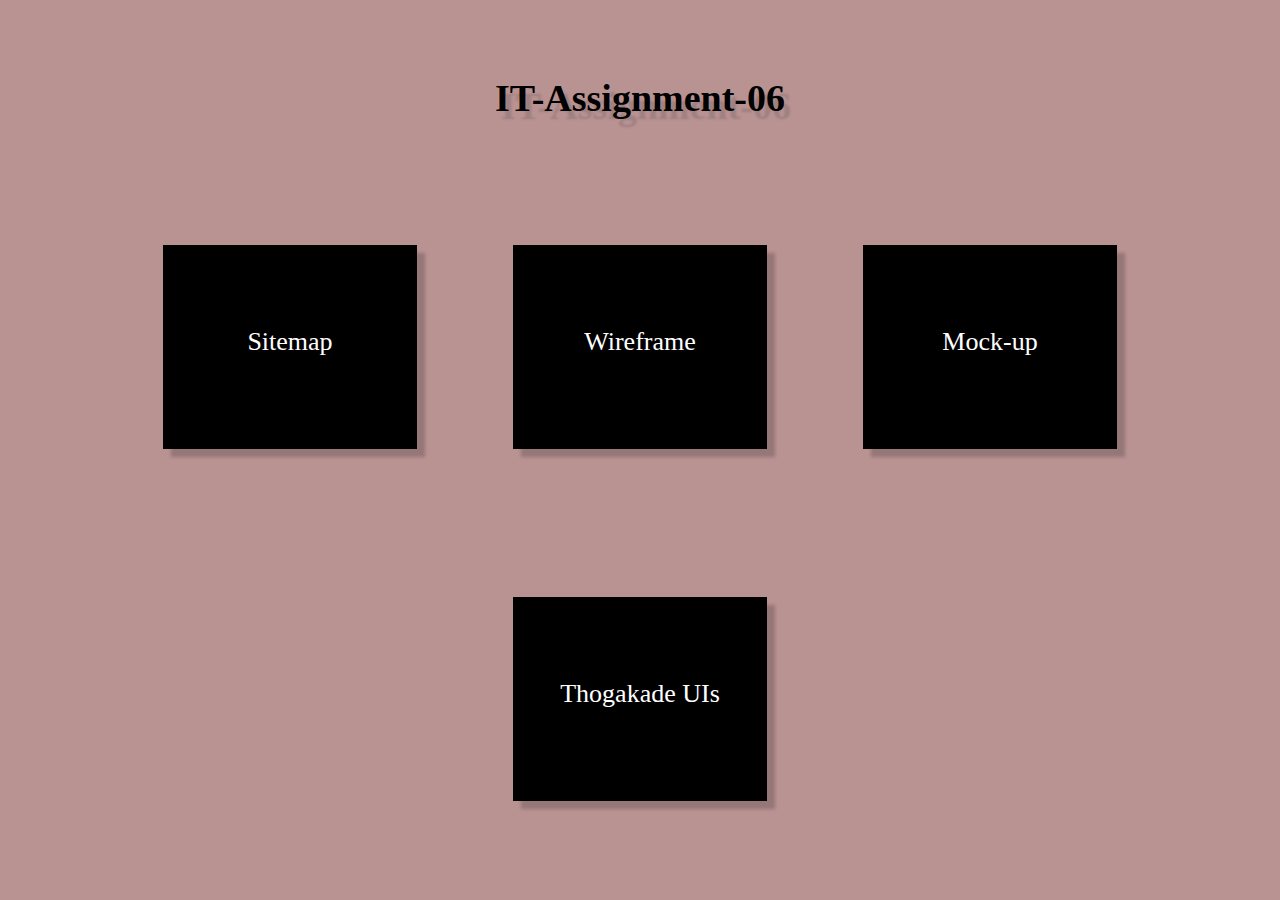
<file: index.html>
<!DOCTYPE html>
<html lang="en">
<head>
    <meta charset="UTF-8">
    <title>IT-Assignment-06</title>

    <link rel="stylesheet" href="assets/normalize-css.css">

    <style>

        section{
            width: 100vw;
            height: 100vh;
            background: #B99292;

            display: flex;
            flex-direction: column;
            justify-content: space-evenly;
            align-items: center;

        }

        section>div{
            display: flex;
            justify-content: space-around;
            align-items: center;
        }

        section>div>div{

            width: 250px;
            height: 200px;
            background: black;
            text-align: center;
            border: 2px solid black;
            margin: 3rem;
            position: relative;
            box-shadow: 8px 8px 3px rgba(21, 20, 20, 0.21);
        }

        a{
            position: absolute;
            color: white;
            font-size: 26px;
            top: 5rem;
            right: 0;
            left: 0;
            margin: auto;
            text-decoration: none;
        }

        section>div>div:hover{
            background: rgba(0, 0, 0, 0.64);
            transform: scale(1.1);
            transition: 1s ease;
        }

        h1{
            font-size: 38px;
            text-shadow: 6px 8px 2px rgba(84, 81, 81, 0.25);
        }

    </style>

</head>
<body>

<section>

    <h1>IT-Assignment-06</h1>

    <div>
        <div><a href="https://www.gloomaps.com/PZk7Hfa6bP">Sitemap</a></div>
        <div><a href="https://drive.google.com/file/d/1c3_msFSOAYdDEJZqq-83wf1vcYYO90wK/view?usp=share_link">Wireframe</a></div>
        <div><a href="https://www.figma.com/file/QNRJ7xuHrGS1E6j6u6Er4h/Thogakade-POS-System?type=design&node-id=0%3A1&mode=design&t=zejA4f1LPjkE3Mxf-1">Mock-up</a></div>
    </div>

    <div>
        <div><a href="home_page.html">Thogakade UIs</a></div>
    </div>

</section>

</body>
</html>
</file>
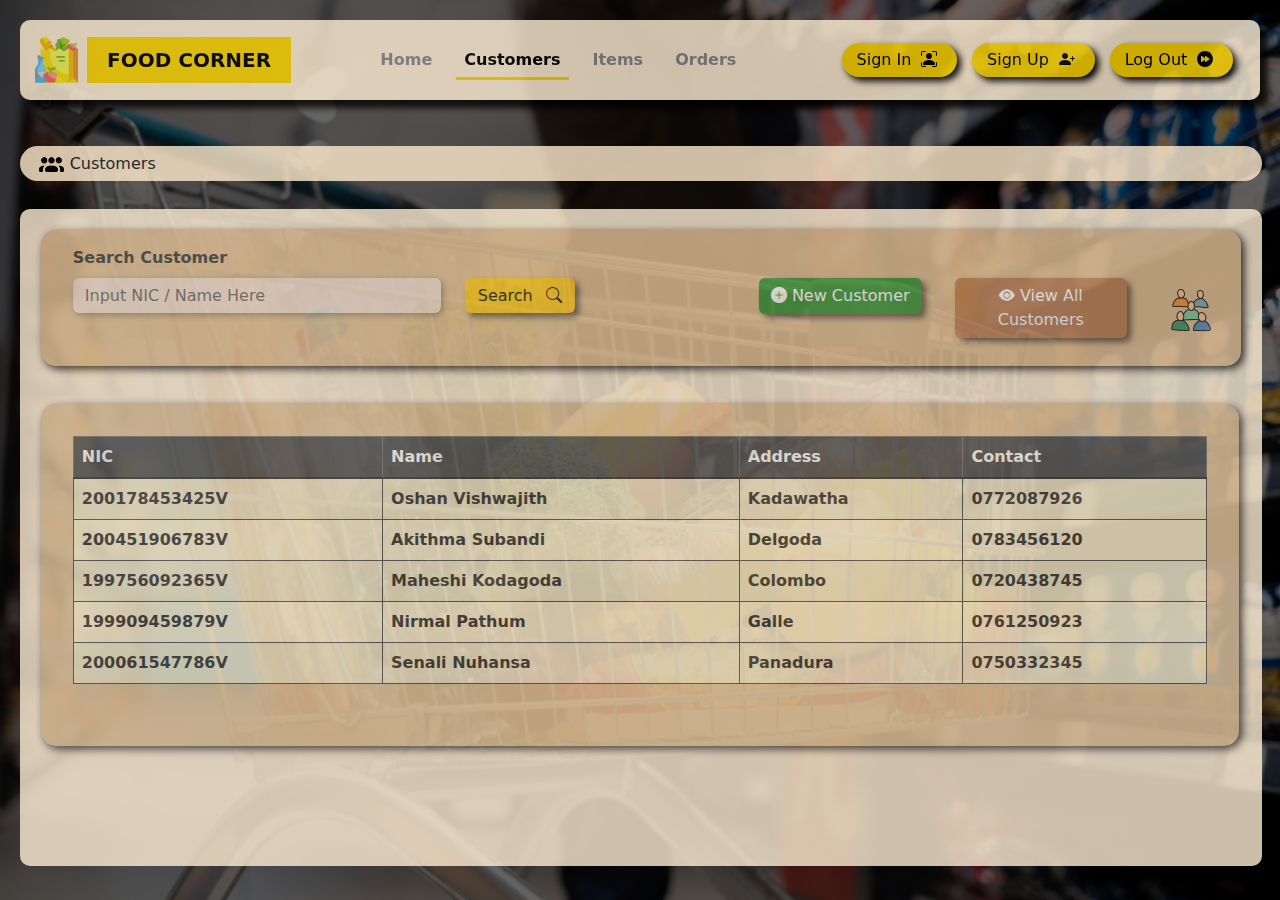
<file: customer_manage_page.html>
<!DOCTYPE html>
<html lang="en">
<head>
    <meta charset="UTF-8">
    <title>Customer Manage Page</title>

    <link rel="stylesheet" href="assets/normalize-css.css">
    <link rel="stylesheet" href="style/customer_page.css">

    <!-- Bootstrap CSS-->
    <link href="https://cdn.jsdelivr.net/npm/bootstrap@5.3.3/dist/css/bootstrap.min.css" rel="stylesheet" integrity="sha384-QWTKZyjpPEjISv5WaRU9OFeRpok6YctnYmDr5pNlyT2bRjXh0JMhjY6hW+ALEwIH" crossorigin="anonymous">
    <!-- Bootstrap Icon-->
    <link rel="stylesheet" href="https://cdn.jsdelivr.net/npm/bootstrap-icons@1.11.3/font/bootstrap-icons.min.css">

</head>
<body>

<!-- Navbar -->
    <nav class="navbar navbar-expand-lg fixed-top">

    <div class="container-fluid">

        <img class="logo" src="assets/icon/icons8-grocery-64.png">

        <a class="navbar-brand me-auto" href="#">FOOD CORNER</a>

        <div class="offcanvas offcanvas-end" tabindex="-1" id="offcanvasNavbar" aria-labelledby="offcanvasNavbarLabel">
            <div class="offcanvas-header">
                <h5 class="offcanvas-title" id="offcanvasNavbarLabel">Food Corner</h5>
                <button type="button" class="btn-close" data-bs-dismiss="offcanvas" aria-label="Close"></button>
            </div>
            <div class="offcanvas-body">
                <ul class="navbar-nav justify-content-center flex-grow-1 pe-3">
                    <li class="nav-item">
                        <a class="nav-link mx-lg-2" aria-current="page" href="home_page.html">Home</a>
                    </li>
                    <li class="nav-item">
                        <a class="nav-link mx-lg-2 active" href="customer_manage_page.html">Customers</a>
                    </li>
                    <li class="nav-item">
                        <a class="nav-link mx-lg-2" href="item_manage_page.html">Items</a>
                    </li>
                    <li class="nav-item">
                        <a class="nav-link mx-lg-2" href="order_manage_page.html">Orders</a>
                    </li>
                </ul>
            </div>
        </div>

        <!-- Buttons -->
        <a href="login_page.html" class="login-button">
            Sign In
            <span class="buttons"><i class="bi bi-person-bounding-box"></i></span>
        </a>
        <a href="register_page.html" class="login-button">
            Sign Up
            <span class="buttons"><i class="bi bi-person-plus-fill"></i></span>
        </a>
        <a href="logout_page.html" class="login-button">
            Log Out
            <span class="buttons"><i class="bi bi-fast-forward-circle-fill"></i></span>
        </a>
        <!-- End Buttons -->

        <!-- Navbar Toggler -->
        <button class="navbar-toggler " type="button" data-bs-toggle="offcanvas" data-bs-target="#offcanvasNavbar" aria-controls="offcanvasNavbar" aria-label="Toggle navigation">
            <span class="navbar-toggler-icon"></span>
        </button>
        <!-- End Navbar Toggler -->

    </div>

    </nav>
<!-- End Navbar -->


<!-- Hero Section -->
    <section class="hero-section">

        <!-- Background Image -->
        <img class="home-image " src="assets/img/2149565242.jpg">
        <!-- End Background Image -->

        <!-- Title Section -->
            <div class="main-title me-auto">
                <img id="customerImg" src="assets/icon/icons8-customers.png">
                <h6 id="title">Customers</h6>
            </div>
        <!-- End Title Section -->

        <!-- Main Section -->
            <div class="main-section">

                <!-- up section -->
                <div class="search-customer">

                    <form class="row">

                        <!-- customer search -->
                        <div class="col-12 col-sm-6 col-md-4 col-lg-4 pb-4">
                            <label for="search" class="form-label fw-semibold">
                                Search Customer
                            </label>
                            <input type="search" class="form-control search-input" id="search" placeholder="Input NIC / Name Here">
                        </div>
                        <div class="col-12 col-sm-6 col-md-3 col-lg-3 pb-4">
                            <button type="submit" class="btn btn-warning search-btn">
                                Search
                                <span class="search"><i class="bi bi-search"></i></span>
                            </button>
                        </div>
                        <!-- end customer search -->

                        <!-- buttons -->
                        <div class="col-12 col-sm-4 col-md-2 col-lg-2 pb-1">
                            <a href="" id="newCusBtn" role="button" class="btn" data-bs-toggle="modal" data-bs-target="#newCustomerModal">
                                <span class="add-to-cart"><i class="bi bi-plus-circle-fill"></i></span>
                                New Customer
                            </a>
                        </div>
                        <div class="col-12 col-sm-4 col-md-2 col-lg-2 pb-1">
                            <a href="" id="viewAllCus" role="button" class="btn" data-bs-toggle="modal" data-bs-target="#viewAllCustomerModal">
                                <span class="view"><i class="bi bi-eye-fill"></i></span>
                                View All Customers
                            </a>
                        </div>
                        <!-- end buttons -->

                        <!-- right image -->
                        <div class="col-12 col-sm-4 col-md-1 col-lg-1 pb-1">
                            <img src="assets/icon/icons8-customers-48.png" class="customer-page-photo" alt="customers photo">
                        </div>
                        <!-- end right image -->

                    </form>

                </div>
                <!-- end up section -->

                <!-- customer table -->
                <div class="customer-table">

                    <table class="table table-warning table-striped table-bordered border-dark table-hover">
                        <thead class="table-dark">
                        <tr>
                            <th scope="col">NIC</th>
                            <th scope="col">Name</th>
                            <th scope="col">Address</th>
                            <th scope="col">Contact</th>
                        </tr>
                        </thead>

                        <tbody class="table-group-divider">
                        <tr>
                            <th scope="row">200178453425V</th>
                            <th>Oshan Vishwajith</th>
                            <th>Kadawatha</th>
                            <th>0772087926</th>
                        </tr>
                        <tr>
                            <th scope="row">200451906783V</th>
                            <th>Akithma Subandi</th>
                            <th>Delgoda</th>
                            <th>0783456120</th>
                        </tr>
                        <tr>
                            <th scope="row">199756092365V</th>
                            <th>Maheshi Kodagoda</th>
                            <th>Colombo</th>
                            <th>0720438745</th>
                        </tr>
                        <tr>
                            <th scope="row">199909459879V</th>
                            <th>Nirmal Pathum</th>
                            <th>Galle</th>
                            <th>0761250923</th>
                        </tr>
                        <tr>
                            <th scope="row">200061547786V</th>
                            <th>Senali Nuhansa</th>
                            <th>Panadura</th>
                            <th>0750332345</th>
                        </tr>
                        </tbody>

                    </table>

                </div>
                <!-- end customer table -->

            </div>
        <!-- End Main Section -->

    </section>
<!-- End Hero Section -->



<!------------------------- Modals -------------------------->

<!-- Add New Customer Modal -->
    <div class="modal fade" id="newCustomerModal" tabindex="-1" aria-labelledby="newCustomerModalLabel" aria-hidden="true">
        <div class="modal-dialog modal-dialog-centered">
        <div class="modal-content">

            <div class="modal-header">
                <h1 class="modal-title fs-5 text-center" id="newCustomerModalLabel">
                    New Customer
                    <span class="new-customer"><i class="bi bi-person-plus-fill"></i></span>
                </h1>
                <button type="button" class="btn-close" data-bs-dismiss="modal" aria-label="Close"></button>
            </div>

            <div class="modal-body">

                <form>

                    <div class="mb-3">
                        <label for="cusId" class="form-label fw-semibold">Customer Id</label>
                        <input type="text" class="form-control search-input" id="cusId">
                    </div>

                    <div class="mb-3">
                        <label for="cusName" class="form-label fw-semibold">Customer Name</label>
                        <input type="text" class="form-control search-input" id="cusName">
                    </div>

                    <div class="mb-3">
                        <label for="cusAddress" class="form-label fw-semibold">Customer Address</label>
                        <input type="text" class="form-control search-input" id="cusAddress">
                    </div>

                    <div class="mb-3">
                        <label for="cusPhone" class="form-label fw-semibold">Customer Contact</label>
                        <input type="text" class="form-control search-input" id="cusPhone">
                    </div>

                </form>

            </div>

            <div class="modal-footer">
                <button type="button" class="btn btn-warning">
                    Save
                    <span><i class="bi bi-save"></i></span>
                </button>
                <button type="button" class="btn btn-warning">
                    Update
                    <span><i class="bi bi-pencil-square"></i></span>
                </button>
                <button type="button" class="btn btn-warning">
                    Delete
                    <span><i class="bi bi-trash3"></i></span>
                </button>
                <button type="button" class="btn btn-warning">
                    Clear
                    <span><i class="bi bi-backspace-reverse"></i></span>
                </button>
            </div>

        </div>
        </div>
    </div>
<!-- End Add New Customer Modal -->


<!-- View All Customer Modal -->
<div class="modal fade" id="viewAllCustomerModal" tabindex="-1" aria-labelledby="viewAllCustomerModalLabel" aria-hidden="true">
    <div class="modal-dialog modal-dialog-centered">
        <div class="modal-content">

            <div class="modal-header text-center">
                <h1 class="modal-title fs-5" id="viewAllCustomerModalLabel">
                    All Customers
                    <span class="all-customers"><i class="bi bi-people-fill"></i></span>
                </h1>
                <button type="button" class="btn-close" data-bs-dismiss="modal" aria-label="Close"></button>
            </div>

            <div class="modal-body text-center">

                <h6>Oshan Vishwajith</h6>
                <h6>Akithma Subandi</h6>
                <h6>Maheshi Kodagoda</h6>
                <h6>Nirmal Pathum</h6>
                <h6>Senali Nuhansa</h6>
                <h6>Lahiru Godage</h6>
                <h6>Sithum Abishek</h6>
                <h6>Kalyana Shenon</h6>
                <h6>Shanara Disnayake</h6>
                <h6>Amanda Nadini</h6>
                <h6>Vihaga Kalum</h6>

            </div>

        </div>
    </div>
</div>
<!-- End View All Customer Modal -->

<!------------------------- End Modals -------------------------->


<!-- Bootstrap JS-->
<script src="https://cdn.jsdelivr.net/npm/bootstrap@5.3.3/dist/js/bootstrap.bundle.min.js" integrity="sha384-YvpcrYf0tY3lHB60NNkmXc5s9fDVZLESaAA55NDzOxhy9GkcIdslK1eN7N6jIeHz" crossorigin="anonymous"></script>

</body>
</html>
</file>
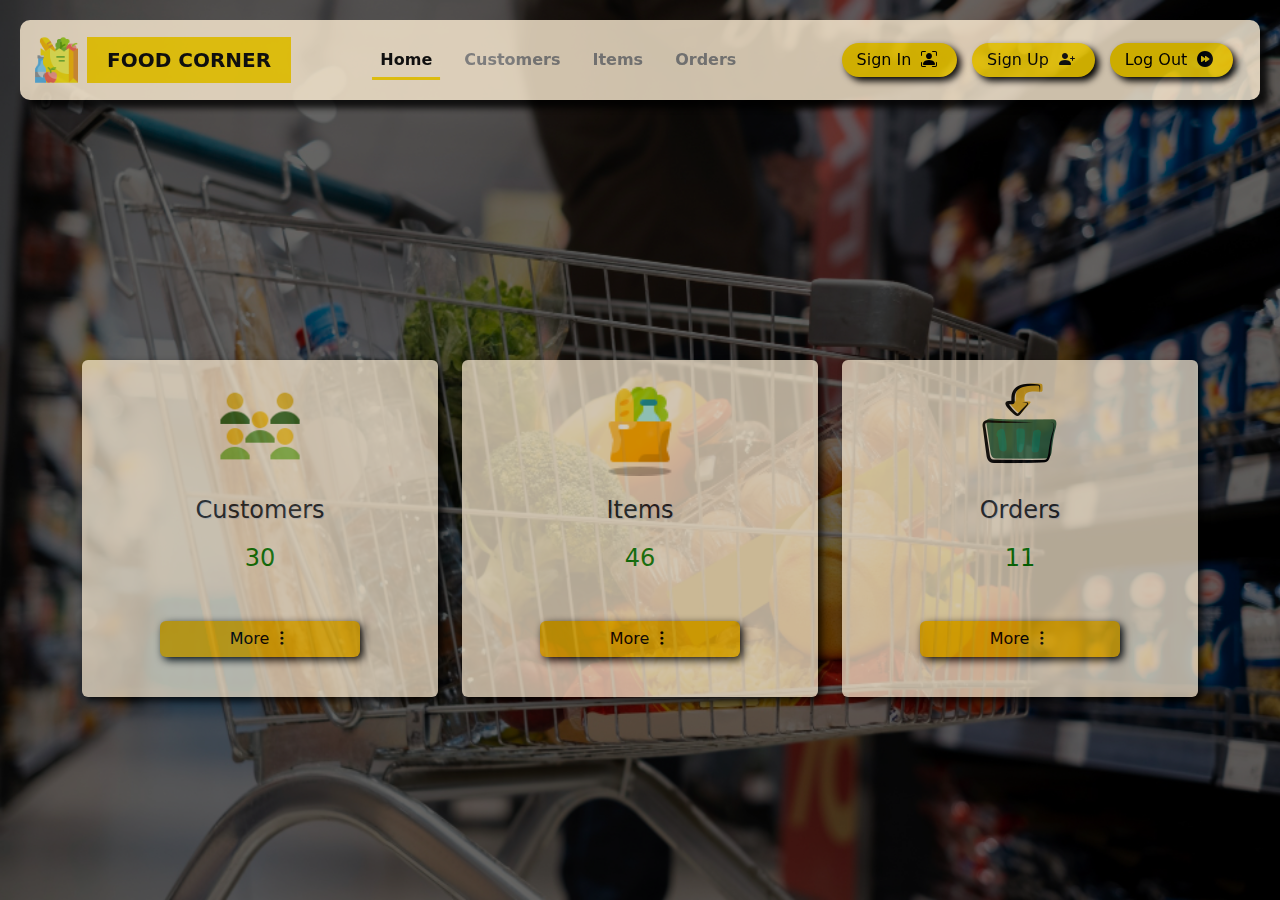
<file: home_page.html>
<!DOCTYPE html>
<html lang="en">
<head>
    <meta charset="UTF-8">
    <title>Home Page</title>

    <link rel="stylesheet" href="assets/normalize-css.css">
    <link rel="stylesheet" href="style/home_page.css">

    <!-- Bootstrap CSS-->
    <link href="https://cdn.jsdelivr.net/npm/bootstrap@5.3.3/dist/css/bootstrap.min.css" rel="stylesheet" integrity="sha384-QWTKZyjpPEjISv5WaRU9OFeRpok6YctnYmDr5pNlyT2bRjXh0JMhjY6hW+ALEwIH" crossorigin="anonymous">
    <!-- Bootstrap Icon-->
    <link rel="stylesheet" href="https://cdn.jsdelivr.net/npm/bootstrap-icons@1.11.3/font/bootstrap-icons.min.css">

</head>
<body>

<!-- Navbar -->
    <nav class="navbar navbar-expand-lg fixed-top">

        <div class="container-fluid">

            <img class="logo" src="assets/icon/icons8-grocery-64.png" alt="">

            <a class="navbar-brand me-auto" href="#">FOOD CORNER</a>

            <div class="offcanvas offcanvas-end" tabindex="-1" id="offcanvasNavbar" aria-labelledby="offcanvasNavbarLabel">
                <div class="offcanvas-header">
                    <h5 class="offcanvas-title" id="offcanvasNavbarLabel">FOOD CORNER</h5>
                    <button type="button" class="btn-close" data-bs-dismiss="offcanvas" aria-label="Close"></button>
                </div>
                <div class="offcanvas-body">
                    <ul class="navbar-nav justify-content-center flex-grow-1 pe-3">
                        <li class="nav-item">
                            <a class="nav-link mx-lg-2 active" aria-current="page" href="home_page.html">Home</a>
                        </li>
                        <li class="nav-item">
                            <a class="nav-link mx-lg-2" href="customer_manage_page.html">Customers</a>
                        </li>
                        <li class="nav-item">
                            <a class="nav-link mx-lg-2" href="item_manage_page.html">Items</a>
                        </li>
                        <li class="nav-item">
                            <a class="nav-link mx-lg-2" href="order_manage_page.html">Orders</a>
                        </li>
                    </ul>
                </div>
            </div>

            <!-- Buttons -->
            <a href="login_page.html" class="login-button">
                Sign In
                <span class="buttons"><i class="bi bi-person-bounding-box"></i></span>
            </a>
            <a href="register_page.html" class="login-button">
                Sign Up
                <span class="buttons"><i class="bi bi-person-plus-fill"></i></span>
            </a>
            <a href="logout_page.html" class="login-button">
                Log Out
                <span class="buttons"><i class="bi bi-fast-forward-circle-fill"></i></span>
            </a>
            <!-- End Buttons -->

            <!-- Navbar Toggler -->
            <button class="navbar-toggler " type="button" data-bs-toggle="offcanvas" data-bs-target="#offcanvasNavbar" aria-controls="offcanvasNavbar" aria-label="Toggle navigation">
                <span class="navbar-toggler-icon"></span>
            </button>
            <!-- End Navbar Toggler -->

        </div>

    </nav>
<!-- End Navbar -->


<!-- Hero Section -->
    <section class="hero-section">

        <!-- Background Image -->
        <img class="home-image " src="assets/img/2149565242.jpg" alt="home page image">
        <!-- End Background Image -->

        <!-- Card Section -->
        <div class="container text-center card-set">

            <div class="row">

                <!-- Customer Card -->
                <div class="col-12 col-sm-12 col-md-4 col-lg-4 pb-4">
                    <div class="card border-0">
                        <div class="card-body pb-4">
                            <img src="assets/icon/icons8-customers-96.png" class="card-img-top" alt="...">
                            <p class="card-title mt-3 mb-3">Customers</p>
                            <h4 class="mb-5">30</h4>
                            <a href="customer_manage_page.html" class="btn btn-warning my-btn mb-3">
                                More
                                <span><i class="bi bi-three-dots-vertical"></i></span>
                            </a>
                        </div>
                    </div>
                </div>
                <!-- End Customer Card -->

                <!-- Item Card -->
                <div class="col-12 col-sm-12 col-md-4 col-lg-4 pb-4">
                    <div class="card border-0">
                        <div class="card-body pb-4">
                            <img src="assets/icon/icons8-grocery-bag-64.png" class="card-img-top" alt="...">
                            <p class="card-title mt-3 mb-3">Items</p>
                            <h4 class="mb-5">46</h4>
                            <a href="item_manage_page.html" class="btn btn-warning my-btn mb-3">
                                More
                                <span><i class="bi bi-three-dots-vertical"></i></span>
                            </a>
                        </div>
                    </div>
                </div>
                <!-- End Item Card -->

                <!-- Orders Card -->
                <div class="col-12 col-sm-12 col-md-4 col-lg-4 pb-4">
                    <div class="card border-0">
                        <div class="card-body pb-4">
                            <img src="assets/icon/icons8-add-to-basket-100.png" class="card-img-top" alt="...">
                            <p class="card-title mt-3 mb-3">Orders</p>
                            <h4 class="mb-5">11</h4>
                            <a href="order_manage_page.html" class="btn btn-warning my-btn mb-3">
                                More
                                <span><i class="bi bi-three-dots-vertical"></i></span>
                            </a>
                        </div>
                    </div>
                </div>
                <!-- End Orders Card -->

            </div>

        </div>
        <!-- End Card Section -->

    </section>
<!-- End Hero Section -->

<!-- Bootstrap JS-->
<script src="https://cdn.jsdelivr.net/npm/bootstrap@5.3.3/dist/js/bootstrap.bundle.min.js" integrity="sha384-YvpcrYf0tY3lHB60NNkmXc5s9fDVZLESaAA55NDzOxhy9GkcIdslK1eN7N6jIeHz" crossorigin="anonymous"></script>



</body>
</html>
</file>
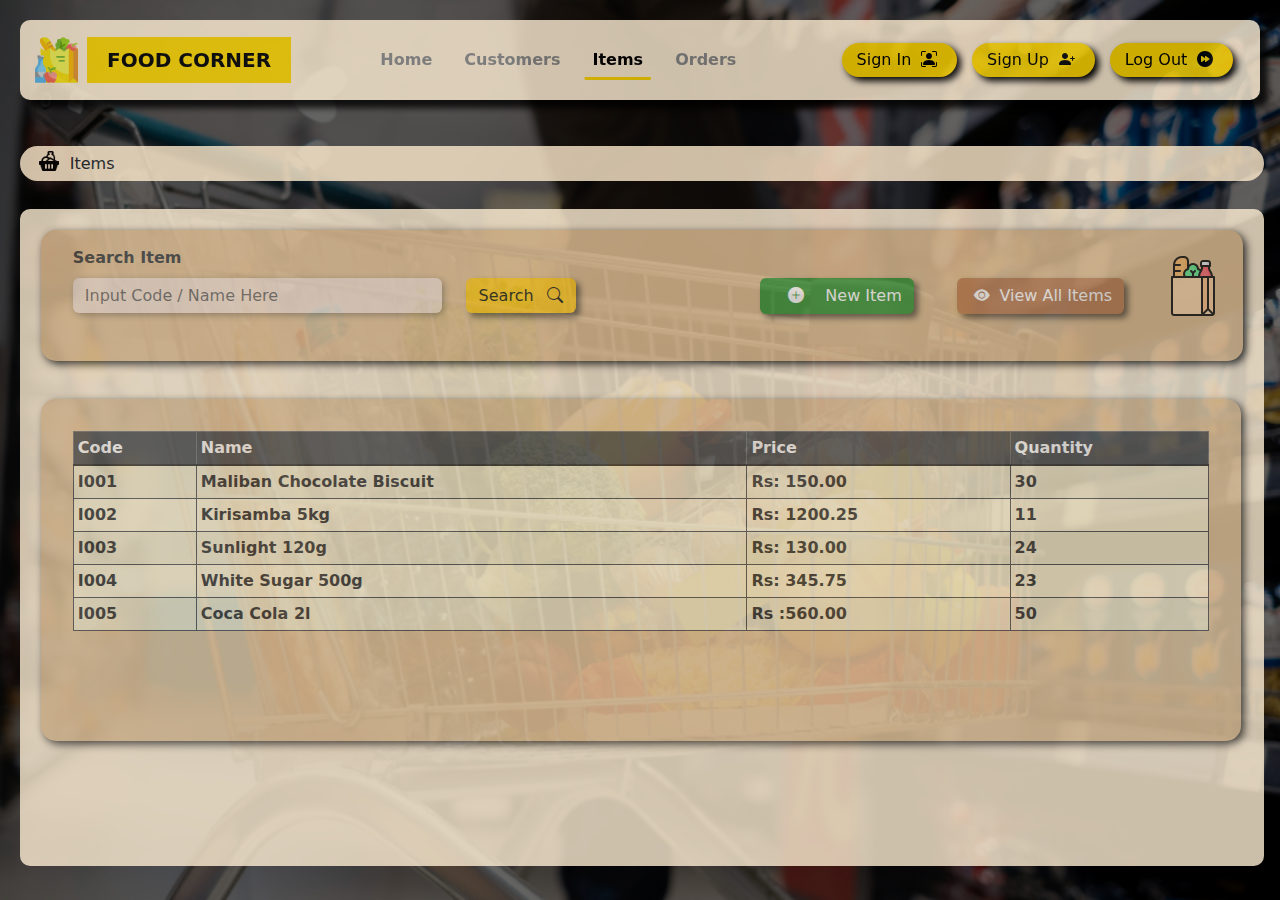
<file: item_manage_page.html>
<!DOCTYPE html>
<html lang="en">
<head>
    <meta charset="UTF-8">
    <title>Item Manage Page</title>

    <link rel="stylesheet" href="assets/normalize-css.css">
    <link rel="stylesheet" href="style/item_page.css">

    <!-- Bootstrap CSS-->
    <link href="https://cdn.jsdelivr.net/npm/bootstrap@5.3.3/dist/css/bootstrap.min.css" rel="stylesheet" integrity="sha384-QWTKZyjpPEjISv5WaRU9OFeRpok6YctnYmDr5pNlyT2bRjXh0JMhjY6hW+ALEwIH" crossorigin="anonymous">
    <!-- Bootstrap Icon-->
    <link rel="stylesheet" href="https://cdn.jsdelivr.net/npm/bootstrap-icons@1.11.3/font/bootstrap-icons.min.css">

</head>
<body>

<!-- Navbar -->
<nav class="navbar navbar-expand-lg fixed-top">

    <div class="container-fluid">

        <img class="logo" src="assets/icon/icons8-grocery-64.png" alt="grocery-image">

        <a class="navbar-brand me-auto" href="#">FOOD CORNER</a>

        <div class="offcanvas offcanvas-end" tabindex="-1" id="offcanvasNavbar" aria-labelledby="offcanvasNavbarLabel">
            <div class="offcanvas-header">
                <h5 class="offcanvas-title" id="offcanvasNavbarLabel">Food Corner</h5>
                <button type="button" class="btn-close" data-bs-dismiss="offcanvas" aria-label="Close"></button>
            </div>
            <div class="offcanvas-body">
                <ul class="navbar-nav justify-content-center flex-grow-1 pe-3">
                    <li class="nav-item">
                        <a class="nav-link mx-lg-2" aria-current="page" href="home_page.html">Home</a>
                    </li>
                    <li class="nav-item">
                        <a class="nav-link mx-lg-2" href="customer_manage_page.html">Customers</a>
                    </li>
                    <li class="nav-item">
                        <a class="nav-link mx-lg-2 active" href="item_manage_page.html">Items</a>
                    </li>
                    <li class="nav-item">
                        <a class="nav-link mx-lg-2" href="order_manage_page.html">Orders</a>
                    </li>
                </ul>
            </div>
        </div>

        <!-- Buttons -->
        <a href="login_page.html" class="login-button">
            Sign In
            <span class="buttons"><i class="bi bi-person-bounding-box"></i></span>
        </a>
        <a href="register_page.html" class="login-button">
            Sign Up
            <span class="buttons"><i class="bi bi-person-plus-fill"></i></span>
        </a>
        <a href="logout_page.html" class="login-button">
            Log Out
            <span class="buttons"><i class="bi bi-fast-forward-circle-fill"></i></span>
        </a>
        <!-- End Buttons -->

        <!-- Navbar Toggler -->
        <button class="navbar-toggler " type="button" data-bs-toggle="offcanvas" data-bs-target="#offcanvasNavbar" aria-controls="offcanvasNavbar" aria-label="Toggle navigation">
            <span class="navbar-toggler-icon"></span>
        </button>
        <!-- End Navbar Toggler -->

    </div>

</nav>
<!-- End Navbar -->


<!-- Hero Section -->
    <section class="hero-section">

        <!-- Background Image -->
        <img class="home-image " src="assets/img/2149565242.jpg" alt="background-image">
        <!-- End Background Image -->

        <!-- Title Section -->
        <div class="main-title me-auto">
            <img id="itemImg" src="assets/icon/icons8-ingredients-26.png" alt="item-image">
            <h6 id="title">Items</h6>
        </div>
        <!-- End Title Section -->

        <!-- Main Section -->
        <div class="main-section">

            <!-- up section -->
            <div class="search-item">

                <form class="row">

                    <!-- item search -->
                    <div class="col-8 col-sm-6 col-md-4 col-lg-4 pb-4">
                        <label for="search" class="form-label fw-semibold">
                            Search Item
                        </label>
                        <input type="search" class="form-control search-input" id="search" placeholder="Input Code / Name Here">
                    </div>
                    <div class="col-4 col-sm-6 col-md-3 col-lg-3 pb-4">
                        <button type="submit" class="btn btn-warning search-btn">
                            Search
                            <span class="search"><i class="bi bi-search"></i></span>
                        </button>
                    </div>
                    <!-- End item search -->

                    <!-- buttons -->
                    <div class="col-6 col-sm-4 col-md-2 col-lg-2 pb-1">
                        <a href="" id="newItemBtn" role="button" class="btn" data-bs-toggle="modal" data-bs-target="#newItemModal">
                            <span class="add-to-cart mr-3"><i class="bi bi-plus-circle-fill"></i></span>
                            New Item
                        </a>
                    </div>
                    <div class="col-6 col-sm-4 col-md-2 col-lg-2 pb-1">
                        <a href="" id="viewAllItem" role="button" class="btn" data-bs-toggle="modal" data-bs-target="#viewAllItemsModal">
                            <span class="view"><i class="bi bi-eye-fill"></i></span>
                            View All Items
                        </a>
                    </div>
                    <!-- end buttons -->

                    <!-- right image -->
                    <div class="col-12 col-sm-4 col-md-1 col-lg-1 pb-1">
                        <img src="assets/icon/icons8-paper-bag-64.png" class="item-page-photo" alt="item-bag-image">
                    </div>
                    <!-- end right image -->

                </form>

            </div>
            <!-- end up section -->

            <!-- item table -->
            <div class="item-table">

                <table class="table table-warning table-striped table-bordered border-dark table-hover table-sm">
                    <thead class="table-dark">
                    <tr>
                        <th scope="col">Code</th>
                        <th scope="col">Name</th>
                        <th scope="col">Price</th>
                        <th scope="col">Quantity</th>
                    </tr>
                    </thead>

                    <tbody class="table-group-divider">
                    <tr>
                        <th scope="row">I001</th>
                        <th>Maliban Chocolate Biscuit</th>
                        <th>Rs: 150.00</th>
                        <th>30</th>
                    </tr>
                    <tr>
                        <th scope="row">I002</th>
                        <th>Kirisamba 5kg</th>
                        <th>Rs: 1200.25</th>
                        <th>11</th>
                    </tr>
                    <tr>
                        <th scope="row">I003</th>
                        <th>Sunlight 120g</th>
                        <th>Rs: 130.00</th>
                        <th>24</th>
                    </tr>
                    <tr>
                        <th scope="row">I004</th>
                        <th>White Sugar 500g</th>
                        <th>Rs: 345.75</th>
                        <th>23</th>
                    </tr>
                    <tr>
                        <th scope="row">I005</th>
                        <th>Coca Cola 2l</th>
                        <th>Rs :560.00</th>
                        <th>50</th>
                    </tr>
                    </tbody>

                </table>

            </div>
            <!-- end item table -->

        </div>
        <!-- End Main Section -->

</section>
<!-- End Hero Section -->



<!------------------------- Modals -------------------------->

<!-- Add New Item Modal -->
<div class="modal fade" id="newItemModal" tabindex="-1" aria-labelledby="newItemModalLabel" aria-hidden="true">
    <div class="modal-dialog modal-dialog-centered">
        <div class="modal-content">

            <div class="modal-header">
                <h1 class="modal-title fs-5 text-center" id="newItemModalLabel">
                    New Item
                    <span class="new-item"><i class="bi bi-bag-plus-fill"></i></span>
                </h1>
                <button type="button" class="btn-close" data-bs-dismiss="modal" aria-label="Close"></button>
            </div>

            <div class="modal-body">

                <form>

                    <div class="mb-3">
                        <label for="itemCode" class="form-label fw-semibold">Item Code</label>
                        <input type="text" class="form-control search-input" id="itemCode">
                    </div>

                    <div class="mb-3">
                        <label for="itemName" class="form-label fw-semibold">Item Name</label>
                        <input type="text" class="form-control search-input" id="itemName">
                    </div>

                    <div class="mb-3">
                        <label for="itemPrice" class="form-label fw-semibold">Item Price</label>
                        <input type="text" class="form-control search-input" id="itemPrice">
                    </div>

                    <div class="mb-3">
                        <label for="qty" class="form-label fw-semibold">Item Quantity</label>
                        <input type="text" class="form-control search-input" id="qty">
                    </div>

                </form>

            </div>

            <div class="modal-footer">
                <button type="button" class="btn btn-warning">
                    Save
                    <span><i class="bi bi-save"></i></span>
                </button>
                <button type="button" class="btn btn-warning">
                    Update
                    <span><i class="bi bi-pencil-square"></i></span>
                </button>
                <button type="button" class="btn btn-warning">
                    Delete
                    <span><i class="bi bi-trash3"></i></span>
                </button>
                <button type="button" class="btn btn-warning">
                    Clear
                    <span><i class="bi bi-backspace-reverse"></i></span>
                </button>
            </div>

        </div>
    </div>
</div>
<!-- End Add New Item Modal -->


<!-- View All Items Modal -->
<div class="modal fade" id="viewAllItemsModal" tabindex="-1" aria-labelledby="viewAllItemsModalLabel" aria-hidden="true">
    <div class="modal-dialog modal-dialog-centered">
        <div class="modal-content">

            <div class="modal-header text-center">
                <h1 class="modal-title fs-5" id="viewAllItemsModalLabel">
                    All Items
                    <span class="all-items"><i class="bi bi-box-seam-fill"></i></span>
                    <span><i class="bi bi-box-seam-fill"></i></span>
                </h1>
                <button type="button" class="btn-close" data-bs-dismiss="modal" aria-label="Close"></button>
            </div>

            <div class="modal-body text-center">

                <h6>Maliban Chocolate Biscuit</h6>
                <h6>Kirisamba 5kg</h6>
                <h6>Sunlight 120g</h6>
                <h6>White Sugar 500g</h6>
                <h6>Prima Noodle 250g</h6>
                <h6>Soya Sourse 500ml</h6>
                <h6>Penadol</h6>
                <h6>Kohomba Baby Shampoo</h6>
                <h6>Basmathi 10kg</h6>
                <h6>Tuna Saman 200g</h6>
                <h6>Cream Cracker Buddy</h6>
                <h6>Coca Cola 2l</h6>

            </div>

        </div>
    </div>
</div>
<!-- End View All Items Modal -->

<!------------------------- End Modals -------------------------->


<!-- Bootstrap JS-->
<script src="https://cdn.jsdelivr.net/npm/bootstrap@5.3.3/dist/js/bootstrap.bundle.min.js" integrity="sha384-YvpcrYf0tY3lHB60NNkmXc5s9fDVZLESaAA55NDzOxhy9GkcIdslK1eN7N6jIeHz" crossorigin="anonymous"></script>

</body>
</html>
</file>
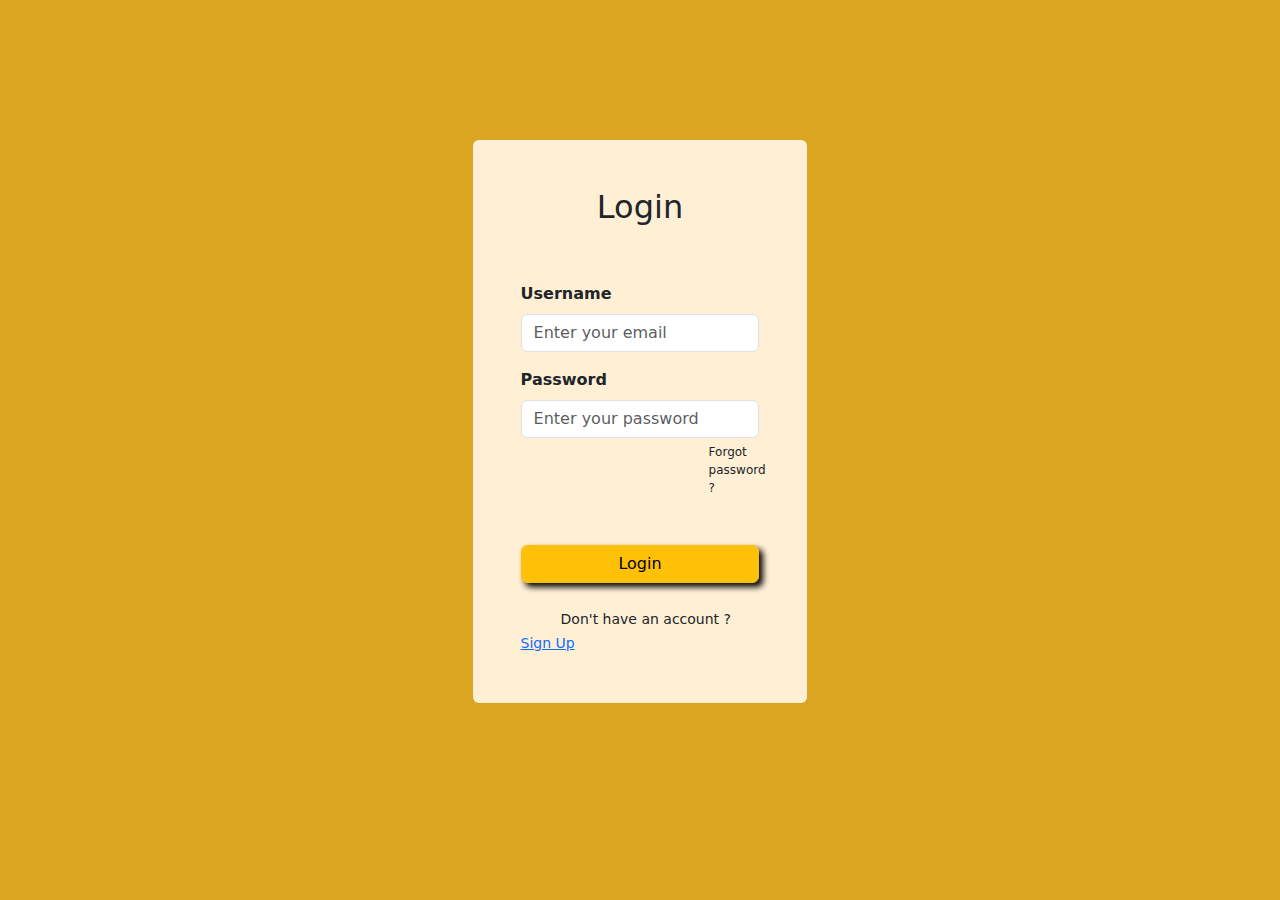
<file: login_page.html>
<!DOCTYPE html>
<html lang="en">
<head>
    <meta charset="UTF-8">
    <title>Login Page</title>

    <link rel="stylesheet" href="assets/normalize-css.css">
    <link rel="stylesheet" href="style/login_page.css">

    <!-- Bootstrap CSS-->
    <link href="https://cdn.jsdelivr.net/npm/bootstrap@5.3.3/dist/css/bootstrap.min.css" rel="stylesheet" integrity="sha384-QWTKZyjpPEjISv5WaRU9OFeRpok6YctnYmDr5pNlyT2bRjXh0JMhjY6hW+ALEwIH" crossorigin="anonymous">
    <!-- Bootstrap Icon-->
    <link rel="stylesheet" href="https://cdn.jsdelivr.net/npm/bootstrap-icons@1.11.3/font/bootstrap-icons.min.css">

</head>
<body>

    <!-- Login Form-->
    <div class="background">

        <div class="container">

            <form class="form-group">

                <div class="mb-3 bg p-5 rounded">

                    <h2 class="text-center">Login</h2>

                    <label for="email" class="form-label mt-5 fw-semibold">Username</label>
                    <input type="email" class="form-control" id="email" placeholder="Enter your email">

                    <label for="pw" class="form-label mt-3 fw-semibold">Password</label>
                    <input type="password" class="form-control" id="pw" placeholder="Enter your password">
                    <p class="mb-5">Forgot password ?</p>

                    <a href="home_page.html" class="form-control btn btn-warning mb-4">Login</a>

                    <span>Don't have an account ? <a href="register_page.html">Sign Up</a></span>

                </div>

            </form>

        </div>

    </div>
    <!-- End Login Form-->


<!-- Bootstrap JS-->
<script src="https://cdn.jsdelivr.net/npm/bootstrap@5.3.3/dist/js/bootstrap.bundle.min.js" integrity="sha384-YvpcrYf0tY3lHB60NNkmXc5s9fDVZLESaAA55NDzOxhy9GkcIdslK1eN7N6jIeHz" crossorigin="anonymous"></script>

</body>
</html>
</file>
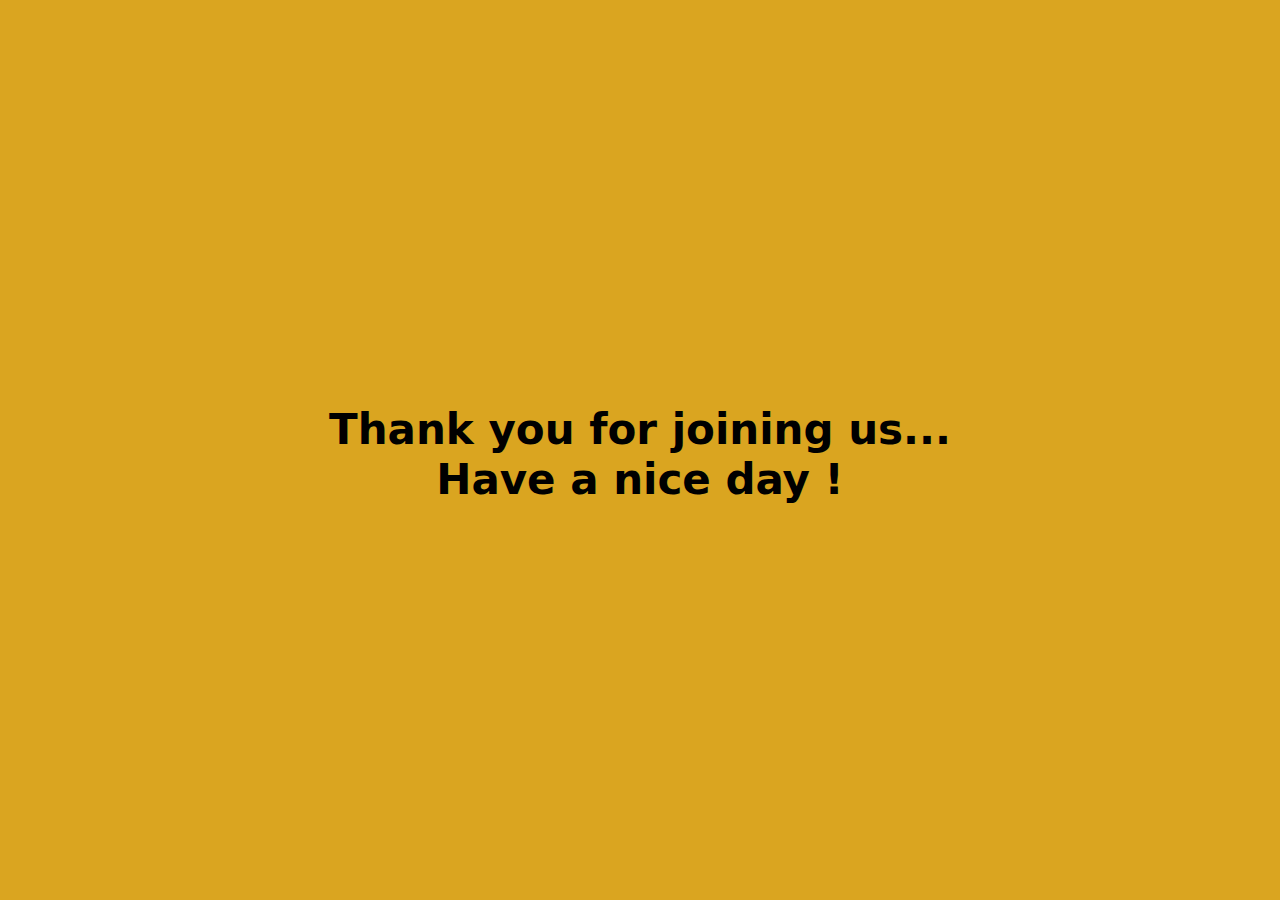
<file: logout_page.html>
<!DOCTYPE html>
<html lang="en">
<head>
    <meta charset="UTF-8">
    <title>Logout Page</title>

  <link rel="stylesheet" href="assets/normalize-css.css">
  <link rel="stylesheet" href="style/logout_page.css">

  <!-- Bootstrap CSS-->
  <link href="https://cdn.jsdelivr.net/npm/bootstrap@5.3.3/dist/css/bootstrap.min.css" rel="stylesheet" integrity="sha384-QWTKZyjpPEjISv5WaRU9OFeRpok6YctnYmDr5pNlyT2bRjXh0JMhjY6hW+ALEwIH" crossorigin="anonymous">
    <!-- Bootstrap Icon-->
    <link rel="stylesheet" href="https://cdn.jsdelivr.net/npm/bootstrap-icons@1.11.3/font/bootstrap-icons.min.css">

</head>
<body>

  <div>
      <div>
          <h2>Thank you for joining us...<br>Have a nice day !</h2>
      </div>
  </div>


<!-- Bootstrap JS-->
<script src="https://cdn.jsdelivr.net/npm/bootstrap@5.3.3/dist/js/bootstrap.bundle.min.js" integrity="sha384-YvpcrYf0tY3lHB60NNkmXc5s9fDVZLESaAA55NDzOxhy9GkcIdslK1eN7N6jIeHz" crossorigin="anonymous"></script>

</body>
</html>
</file>
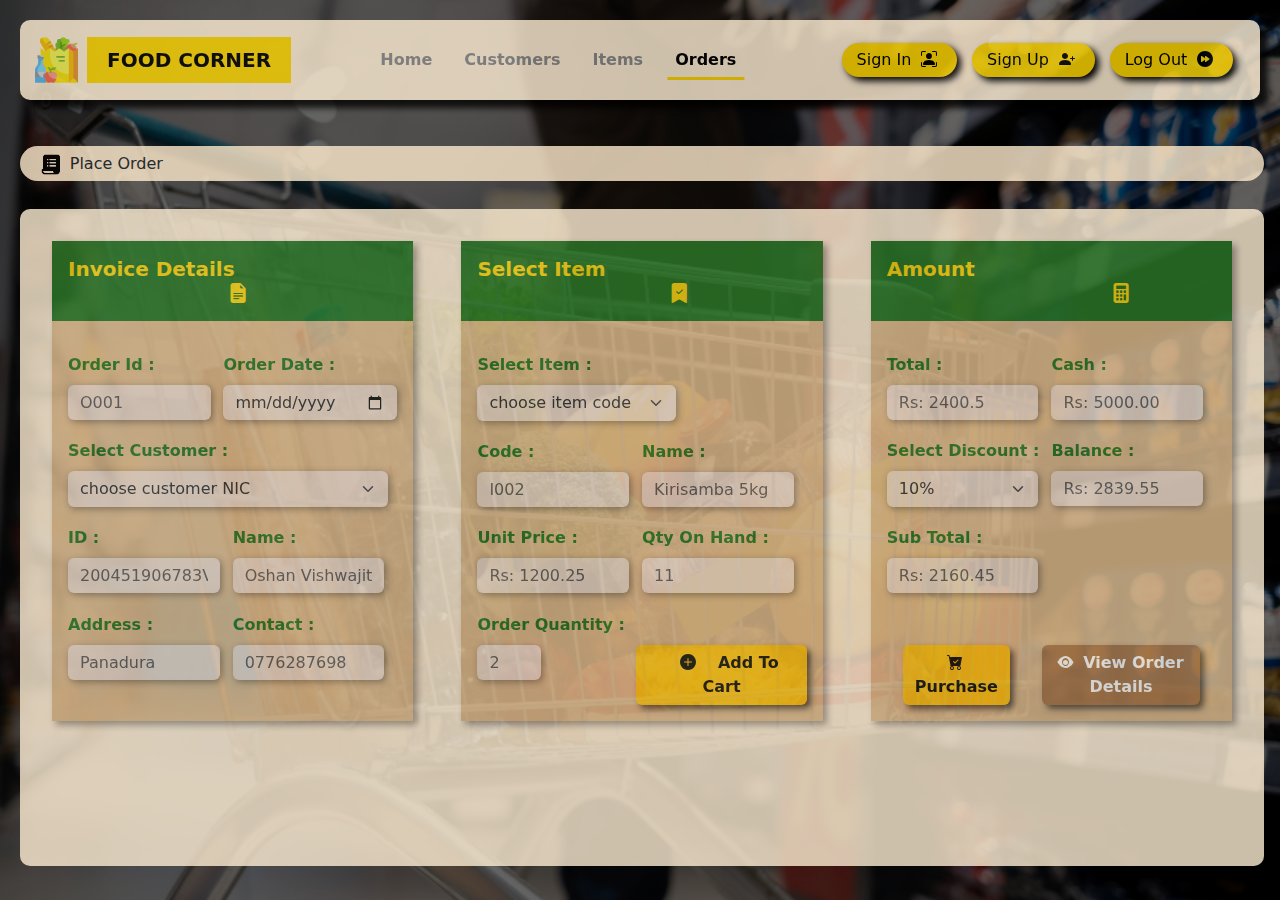
<file: order_manage_page.html>
<!DOCTYPE html>
<html lang="en">
<head>
    <meta charset="UTF-8">
    <title>Order Manage Page</title>

    <link rel="stylesheet" href="assets/normalize-css.css">
    <link rel="stylesheet" href="style/order_page.css">

    <!-- Bootstrap CSS-->
    <link href="https://cdn.jsdelivr.net/npm/bootstrap@5.3.3/dist/css/bootstrap.min.css" rel="stylesheet" integrity="sha384-QWTKZyjpPEjISv5WaRU9OFeRpok6YctnYmDr5pNlyT2bRjXh0JMhjY6hW+ALEwIH" crossorigin="anonymous">
    <!-- Bootstrap Icon-->
    <link rel="stylesheet" href="https://cdn.jsdelivr.net/npm/bootstrap-icons@1.11.3/font/bootstrap-icons.min.css">

</head>
<body>

<!-- Navbar -->
<nav class="navbar navbar-expand-lg fixed-top">

    <div class="container-fluid">

        <img class="logo" src="assets/icon/icons8-grocery-64.png" alt="grocery-image">

        <a class="navbar-brand me-auto" href="#">FOOD CORNER</a>

        <div class="offcanvas offcanvas-end" tabindex="-1" id="offcanvasNavbar" aria-labelledby="offcanvasNavbarLabel">
            <div class="offcanvas-header">
                <h5 class="offcanvas-title" id="offcanvasNavbarLabel">Food Corner</h5>
                <button type="button" class="btn-close" data-bs-dismiss="offcanvas" aria-label="Close"></button>
            </div>
            <div class="offcanvas-body">
                <ul class="navbar-nav justify-content-center flex-grow-1 pe-3">
                    <li class="nav-item">
                        <a class="nav-link mx-lg-2" aria-current="page" href="home_page.html">Home</a>
                    </li>
                    <li class="nav-item">
                        <a class="nav-link mx-lg-2" href="customer_manage_page.html">Customers</a>
                    </li>
                    <li class="nav-item">
                        <a class="nav-link mx-lg-2" href="item_manage_page.html">Items</a>
                    </li>
                    <li class="nav-item">
                        <a class="nav-link mx-lg-2 active" href="order_manage_page.html">Orders</a>
                    </li>
                </ul>
            </div>
        </div>

        <!-- Buttons -->
        <a href="login_page.html" class="login-button">
            Sign In
            <span class="buttons"><i class="bi bi-person-bounding-box"></i></span>
        </a>
        <a href="register_page.html" class="login-button">
            Sign Up
            <span class="buttons"><i class="bi bi-person-plus-fill"></i></span>
        </a>
        <a href="logout_page.html" class="login-button">
            Log Out
            <span class="buttons"><i class="bi bi-fast-forward-circle-fill"></i></span>
        </a>
        <!-- End Buttons -->

        <!-- Navbar Toggler -->
        <button class="navbar-toggler " type="button" data-bs-toggle="offcanvas" data-bs-target="#offcanvasNavbar" aria-controls="offcanvasNavbar" aria-label="Toggle navigation">
            <span class="navbar-toggler-icon"></span>
        </button>
        <!-- End Navbar Toggler -->

    </div>

</nav>
<!-- End Navbar -->


<!-- Hero Section -->
<section class="hero-section">

    <!-- Background Image -->
    <img class="home-image " src="assets/img/2149565242.jpg" alt="background-image">
    <!-- End Background Image -->

    <!-- Title Section -->
    <div class="main-title me-auto">
        <img id="customerImg" src="assets/icon/icons8-order-48.png" alt="order-image">
        <h6 id="title">Place Order</h6>
    </div>
    <!-- End Title Section -->

    <!-- Main Section -->
    <div class="main-section">

        <!-- Form Set -->
        <section id="forms">

            <!-- Invoice Details Form -->
            <div class="form_div">

                <!-- Title -->
                <h5 class="div_head">
                    Invoice Details
                    <span class="invoice">
                        <i class="bi bi-file-earmark-text-fill"></i>
                    </span>
                </h5>
                <!-- End Title -->

                <!-- Form Body -->
                <form class="form">

                    <div>
                        <div class="up_div">
                            <div class="form1_set1">

                                <label for="orderId" class="form-label fw-semibold">Order Id :</label>
                                <input type="text" class="form-control search-input" id="orderId" placeholder="O001">

                            </div>

                            <div class="form1_set2">

                                <label for="orderDate" class="form-label fw-semibold">Order Date :</label>
                                <input type="date" class="form-control search-input" id="orderDate">

                            </div>
                        </div>

                        <div id="mid_div">
                            <label for="customers" class="form-label fw-semibold">Select Customer :</label>
                            <select class="form-select search-input" aria-label="Default select example" id="customers">
                                <option selected>choose customer NIC</option>
                                <option value="1">200451906783V</option>
                                <option value="2">199909459879V</option>
                                <option value="3">200178453425V</option>
                                <option value="4">200061547786V</option>
                            </select>
                        </div>
                    </div>

                    <div class="down_div">
                        <div class="form1_set1">

                            <label for="cusId" class="form-label fw-semibold">ID :</label>
                            <input type="text" class="form-control search-input" id="cusId" placeholder="200451906783V">

                            <label for="cusAddress" class="form-label fw-semibold">Address :</label>
                            <input type="text" class="form-control search-input" id="cusAddress" placeholder="Panadura">

                        </div>

                        <div class="form1_set2">

                            <label for="cusName" class="form-label fw-semibold">Name :</label>
                            <input type="text" class="form-control search-input" id="cusName" placeholder="Oshan Vishwajith">

                            <label for="cusPhone" class="form-label fw-semibold">Contact :</label>
                            <input type="text" class="form-control search-input" id="cusPhone" placeholder="0776287698">

                        </div>
                    </div>

                </form>
                <!-- End Form Body -->

            </div>
            <!-- End Invoice Details Form -->

            <!-- Select Item Form -->
            <div class="form_div">

                <!-- Title -->
                <h5 class="div_head">
                    Select Item
                    <span class="selectItem">
                        <i class="bi bi-bookmark-check-fill"></i>
                    </span>
                </h5>
                <!-- End Title -->

                <!-- Form Body -->
                <form class="form">

                    <div class="up_div">

                        <div>
                            <label for="selectItem" class="form-label fw-semibold">Select Item :</label>
                            <select class="form-select search-input" aria-label="Default select example" id="selectItem">
                                <option selected>choose item code &nbsp;&nbsp;&nbsp;&nbsp;</option>
                                <option value="1">I001</option>
                                <option value="2">I002</option>
                                <option value="3">I003</option>
                                <option value="4">I004</option>
                            </select>
                        </div>

                    </div>

                    <div class="mid_div">

                        <div class="form2_set1">

                            <label for="itemCode" class="form-label fw-semibold">Code :</label>
                            <input type="text" class="form-control search-input" id="itemCode" placeholder="I002">

                            <label for="itemPrice" class="form-label fw-semibold">Unit Price :</label>
                            <input type="text" class="form-control search-input" id="itemPrice" placeholder="Rs: 1200.25">

                        </div>

                        <div class="form2_set2">

                            <label for="itemName" class="form-label fw-semibold">Name :</label>
                            <input type="text" class="form-control search-input" id="itemName" placeholder="Kirisamba 5kg">

                            <label for="qtyOnH" class="form-label fw-semibold">Qty On Hand :</label>
                            <input type="text" class="form-control search-input" id="qtyOnH" placeholder="11">

                        </div>
                    </div>

                    <div class="down_div">

                        <div>
                            <label for="quantity" class="form-label fw-semibold">Order Quantity :</label>
                            <input type="text" class="form-control search-input" id="quantity" placeholder="2">
                        </div>


                        <button type="button" class="btn btn-warning" id="addBtn" >
                            <span class="add-to-cart mr-3"><i class="bi bi-plus-circle-fill"></i></span>
                            Add To Cart
                        </button>

                    </div>

                </form>
                <!-- End Form Body -->

            </div>
            <!-- End Select Item Form -->

            <!-- Total Form -->
            <div class="form_div total-form">

                <!-- Title -->
                <h5 class="div_head">
                    Amount
                    <span class="calculator">
                        <i class="bi bi-calculator-fill icon-lg"></i>
                    </span>
                </h5>
                <!-- End Title -->

                <!-- Form Body -->
                <form class="form">

                    <div class="up_div">

                        <div>
                            <label for="total" class="form-label fw-semibold">Total :</label>
                            <input type="text" class="form-control search-input" id="total" placeholder="Rs: 2400.5">
                        </div>

                        <div>
                            <label for="cash" class="form-label fw-semibold">Cash :</label>
                            <input type="text" class="form-control search-input" id="cash" placeholder="Rs: 5000.00">
                        </div>

                    </div>

                    <div class="mid_div">

                        <div class="form2_set1">

                            <label for="discount" class="form-label fw-semibold">Select Discount :</label>
                            <select class="form-select search-input" aria-label="Default select example" id="discount">
                                <option selected>10%</option>
                                <option value="1">0%</option>
                                <option value="1">5%</option>
                                <option value="2">10%</option>
                                <option value="3">15%</option>
                                <option value="4">20%</option>
                            </select>

                            <label for="subTotal" class="form-label fw-semibold">Sub Total :</label>
                            <input type="text" class="form-control search-input" id="subTotal" placeholder="Rs: 2160.45">

                        </div>

                        <div class="form2_set2">
                            <label for="balance" class="form-label fw-semibold">Balance :</label>
                            <input type="text" class="form-control search-input" id="balance" placeholder="Rs: 2839.55">
                        </div>

                    </div>

                    <div class="down_div">

                        <button type="submit" class="btn btn-warning" id="purchaseBtn" >
                            <span class="purchase"><i class="bi bi-cart-check-fill"></i></span>
                            Purchase
                        </button>

                        <a href="" id="viewBtn" role="button" class="btn" data-bs-toggle="modal" data-bs-target="#viewOrderDetailsModal">
                            <span class="view"><i class="bi bi-eye-fill"></i></span>
                            View Order Details
                        </a>

                    </div>

                </form>
                <!-- End Form Body -->

            </div>
            <!-- End Total Form -->

        </section>
        <!-- End Form Set -->

    </div>
    <!-- End Main Section -->

</section>
<!-- End Hero Section -->


<!------------------------- Modals -------------------------->

<!-- View Order Details Modal -->
<div class="modal fade" id="viewOrderDetailsModal" tabindex="-1" aria-labelledby="viewOrderDetailsModalLabel" aria-hidden="true">
    <div class="modal-dialog modal-dialog-centered modal-xl">
        <div class="modal-content">

            <div class="modal-header">
                <h1 class="modal-title fs-5 text-center" id="viewOrderDetailsModalLabel">
                    Order Details
                    <span class="detailsOfOrders"><i class="bi bi-cart4"></i></span>
                </h1>
                <button type="button" class="btn-close" data-bs-dismiss="modal" aria-label="Close"></button>
            </div>

            <div class="modal-body">

                <!-- Order Details Table -->
                <div class="order-table">

                    <table class="table table-warning table-striped table-bordered border-dark table-hover">
                        <thead class="table-dark">
                        <tr>
                            <th scope="col">Order Id</th>
                            <th scope="col">Customer</th>
                            <th scope="col">Item Code</th>
                            <th scope="col">Item Name</th>
                            <th scope="col">Unit Price</th>
                            <th scope="col">Quantity</th>
                            <th scope="col">Total</th>
                            <th scope="col">Discount</th>
                            <th scope="col">Sub Total</th>
                        </tr>
                        </thead>

                        <tbody class="table-group-divider">
                        <tr>
                            <th>O001</th>
                            <th>Oshan Vishwajith</th>
                            <th>I002</th>
                            <th>Kirisamba 5kg</th>
                            <th>Rs: 1200.25</th>
                            <th>2</th>
                            <th>Rs: 2400.5</th>
                            <th>10%</th>
                            <th>Rs: 2160.45</th>
                        </tr>
                        <tr>
                            <th>O002</th>
                            <th>Nirmal Pathum</th>
                            <th>I005</th>
                            <th>Coca Cola 2l</th>
                            <th>Rs: 560.00</th>
                            <th>1</th>
                            <th>Rs: 560.00</th>
                            <th>5%</th>
                            <th>Rs: 532.00</th>
                        </tr>
                        <tr>
                            <th>O003</th>
                            <th>Maheshi Kodagoda</th>
                            <th>I001</th>
                            <th>Maliban Chocolate Biscuit</th>
                            <th>Rs: 150.00</th>
                            <th>3</th>
                            <th>Rs: 450.00</th>
                            <th>0%</th>
                            <th>Rs: 450.00</th>
                        </tr>
                        <tr>
                            <th>O004</th>
                            <th>Senali Nuhansa</th>
                            <th>I003</th>
                            <th>Sunlight 120g</th>
                            <th>Rs: 130.00</th>
                            <th>10</th>
                            <th>Rs: 1300.00</th>
                            <th>5%</th>
                            <th>Rs: 1235.00</th>
                        </tr>
                        <tr>
                            <th>O005</th>
                            <th>Akithma Subandi</th>
                            <th>I004</th>
                            <th>White Sugar 500g</th>
                            <th>Rs: 345.75</th>
                            <th>4</th>
                            <th>Rs: 1383.00</th>
                            <th>5%</th>
                            <th>Rs: 1313.85</th>
                        </tr>
                        <tr>
                            <th>O006</th>
                            <th>Senali Nuhansa</th>
                            <th>I001</th>
                            <th>Maliban Chocolate Biscuit</th>
                            <th>Rs: 150.00</th>
                            <th>1</th>
                            <th>Rs: 150.00</th>
                            <th>0%</th>
                            <th>Rs: 150.00</th>
                        </tr>
                        </tbody>

                    </table>

                </div>
                <!-- End Order Details Table -->

            </div>

        </div>
    </div>
</div>
<!-- End View Order Details Modal -->

<!------------------------- End Modals -------------------------->


<!-- Bootstrap JS-->
<script src="https://cdn.jsdelivr.net/npm/bootstrap@5.3.3/dist/js/bootstrap.bundle.min.js" integrity="sha384-YvpcrYf0tY3lHB60NNkmXc5s9fDVZLESaAA55NDzOxhy9GkcIdslK1eN7N6jIeHz" crossorigin="anonymous"></script>

</body>
</html>
</file>
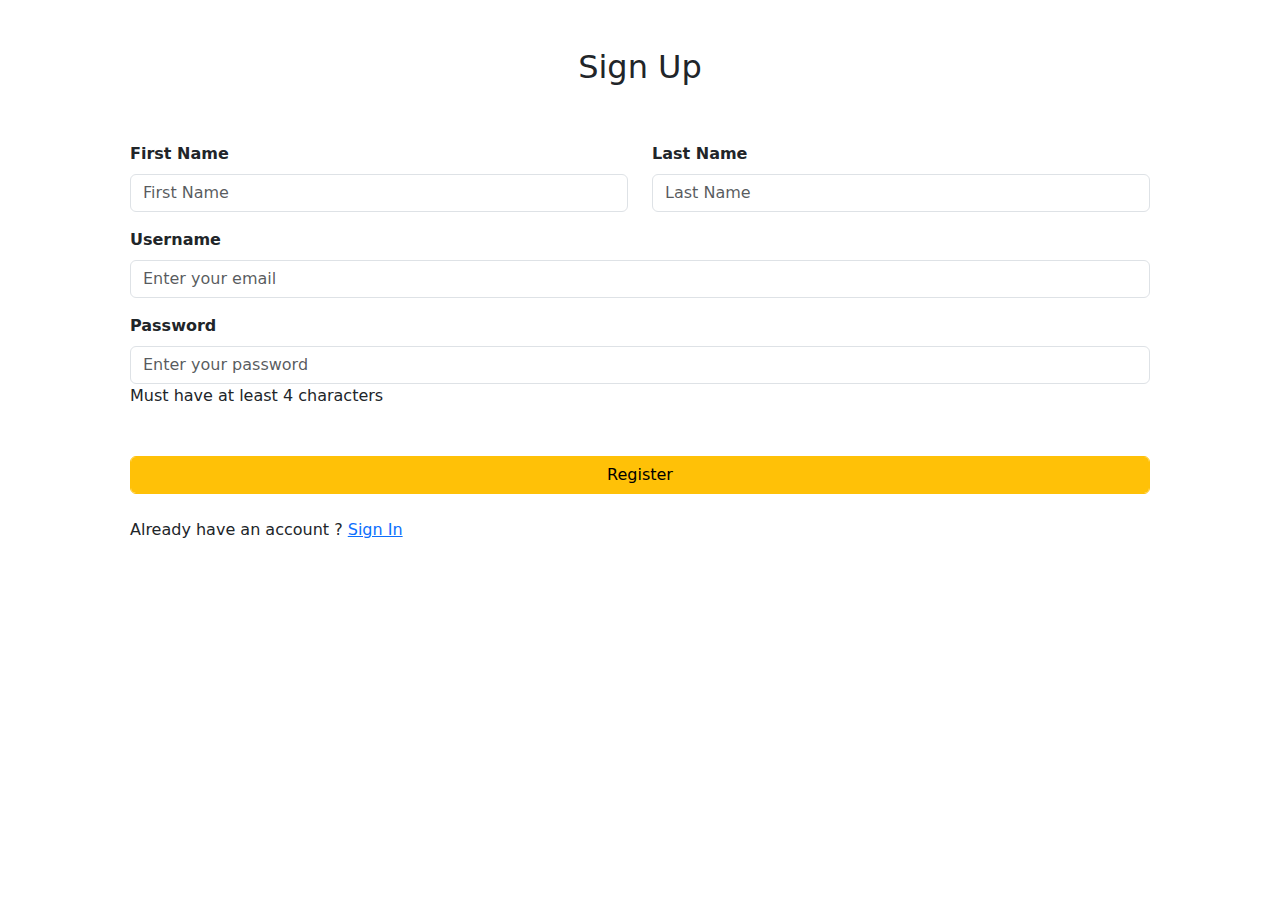
<file: register_page.html>
<!DOCTYPE html>
<html lang="en">
<head>
    <meta charset="UTF-8">
    <title>Register Page</title>

    <link rel="stylesheet" href="assets/normalize-css.css">
    <link rel="stylesheet" href="style/register_page.css">

    <!-- Bootstrap CSS-->
    <link href="https://cdn.jsdelivr.net/npm/bootstrap@5.3.3/dist/css/bootstrap.min.css" rel="stylesheet" integrity="sha384-QWTKZyjpPEjISv5WaRU9OFeRpok6YctnYmDr5pNlyT2bRjXh0JMhjY6hW+ALEwIH" crossorigin="anonymous">
    <!-- Bootstrap Icon-->
    <link rel="stylesheet" href="https://cdn.jsdelivr.net/npm/bootstrap-icons@1.11.3/font/bootstrap-icons.min.css">

</head>
<body>

    <!-- Register Form-->
    <div class="background">

    <div class="container">

        <form class="form-group">

            <div class="mb-3 bg p-5 rounded">

                <h2 class="text-center">Sign Up</h2>

                <div class="row">
                    <div class="col-12 col-md-6">
                        <label for="fn" class="form-label mt-5 fw-semibold">First Name</label>
                        <input type="text" class="form-control" id="fn" placeholder="First Name">
                    </div>
                    <div class="col-12 col-md-6">
                        <label for="ln" class="form-label mt-5 fw-semibold">Last Name</label>
                        <input type="text" class="form-control" id="ln" placeholder="Last Name">
                    </div>
                </div>

                <label for="email" class="form-label mt-3 fw-semibold">Username</label>
                <input type="email" class="form-control" id="email" placeholder="Enter your email">

                <label for="pw" class="form-label mt-3 fw-semibold">Password</label>
                <input type="password" class="form-control" id="pw" placeholder="Enter your password">
                <p class="mb-5">Must have at least 4 characters</p>

                <a href="home_page.html" class="form-control btn btn-warning mb-4">Register</a>

                <span>Already have an account ? <a href="login_page.html">Sign In</a></span>

            </div>

        </form>

    </div>

</div>
    <!-- End Register Form-->


<!-- Bootstrap JS-->
<script src="https://cdn.jsdelivr.net/npm/bootstrap@5.3.3/dist/js/bootstrap.bundle.min.js" integrity="sha384-YvpcrYf0tY3lHB60NNkmXc5s9fDVZLESaAA55NDzOxhy9GkcIdslK1eN7N6jIeHz" crossorigin="anonymous"></script>

</body>
</html>
</file>
<file: style/customer_page.css>
.navbar {
    background-color: papayawhip;
    height: 80px;
    margin: 20px;
    border-radius: 10px;
    padding: 0.5rem;
    box-shadow: 8px 8px 6px black;
    opacity: 0.8;
}

.navbar .navbar-brand {
    font-weight: 700;
    background-color: gold;
    padding: 8px 20px;
    margin: 5px 5px;
}

.navbar .login-button {
    background-color: gold;
    color: black;
    font-weight: 500;
    font-size: 16px;
    padding: 5px 15px;
    border-radius: 50px;
    text-decoration: none;
    transition: 0.3s background-color;
    margin-right: 15px;
    box-shadow: 4px 4px 7px black;
}

.login-button:hover {
    background-color: goldenrod;
}

.navbar-toggler {
    border: none;
    font-size: 1.5rem;
}

.navbar-toggler:focus, btn-close:focus {
    box-shadow: none;
    outline: none;
}

.navbar .nav-link {
    color: #8a8a8a;
    font-weight: 700;
    position: relative;
}

.navbar .nav-link:hover, .nav-link.active {
    color: green;
}

.nav-link::before {
    content: "";
    position: absolute;
    bottom: 0;
    left: 50%;
    transform: translateX(-50%);
    width: 0;
    height: 3px;
    background-color: gold;
    visibility: hidden;
    transition: 0.3s ease-in-out;
}

.nav-link:hover::before, .nav-link.active::before {
    width: 100%;
    visibility: visible;
}

.navbar .logo {
    width: 50px;
    height: 50px;
}

.home-image {
    width: 100vw;
    height: 100vh;
}

.hero-section {
    width: 100vw;
    height: 100vh;
    position: relative;
}

.hero-section::before {
    background-color: rgba(0,0,0,0.6);
    content: "";
    position: absolute;
    top: 0;
    bottom: 0;
    right: 0;
    left: 0;
}

.card-set {
    width: 30%;
    height: 10%;
    position: absolute;
    top: 40%;
    bottom: 40%;
    right: 0;
    left: 0;
}

.card-set .card {
    background-color: papayawhip;
    box-shadow: 4px 4px 7px black;
    opacity: 0.7;
}

.card-set .card .card-body img {
    height: 100px;
    object-fit: contain;
    transition: 0.6s ;
}

.card-set .card .card-body p {
    text-shadow: 1px 1px 1px lightgrey;
    font-size: 24px;
    font-weight: 500;
}

.card-set .card .card-body h4 {
    color: green;
}

.card-set .card .card-body a.my-btn {
    width: 200px;
    box-shadow: 3px 3px 8px black;
    text-align: center;
    border: none;
}

.card-set .card .card-body a.my-btn:hover {
    background-color: goldenrod;
}

.card-set .card:hover .card-body img {
    transform: scale(1.5);
}

.navbar .buttons {
    margin: 0.3em;
}

/*------------------------------------------*/

@media (max-width: 1064px) {

    .navbar .navbar-brand {
        font-weight: 700;
        background-color: gold;
        padding: 6px 8px;
        margin: 1px 1px;
    }

    .navbar .logo {
        width: 45px;
        height: 50px;
    }
}

/*------------------------------------------*/

@media (max-width: 1031px) {

    .navbar .navbar-brand {
        font-weight: 700;
        background-color: gold;
        padding: 6px 6px;
        margin: 1px 1px;
    }

    .navbar .logo {
        width: 40px;
        height: 50px;
    }
}

/*------------------------------------------*/

@media (max-width: 1022px) {

    .navbar .navbar-brand {
        font-weight: 700;
        background-color: gold;
        padding: 6px 6px;
        margin: 1px 1px;
    }

    .navbar .logo {
        width: 40px;
        height: 50px;
    }

    .navbar .buttons {
        margin: 0.01em;
    }

    .navbar .login-button {
        background-color: gold;
        color: black;
        font-weight: 500;
        font-size: 16px;
        padding: 5px 10px;
        border-radius: 50px;
        text-decoration: none;
        transition: 0.3s background-color;
        margin-right: 10px;
        box-shadow: 4px 4px 7px black;
    }
}

/*------------------------------------------*/

@media (max-width: 1002px) {

    .navbar .navbar-brand {
        font-weight: 700;
        background-color: gold;
        padding: 6px 5px;
        margin: 1px 1px;
    }

    .navbar .logo {
        width: 40px;
        height: 50px;
    }

    .navbar .buttons {
        margin: 0.005em;
    }
}

/*------------------------------------------*/

@media (max-width: 991px) {

    .navbar .navbar-brand {
        font-weight: 700;
        background-color: gold;
        padding: 8px 20px;
        margin: 5px 5px;
    }

    .offcanvas-header .offcanvas-title {
        font-weight: 700;
        background-color: gold;
        padding: 8px 20px;
        margin: 5px 5px;
    }

    .offcanvas-header .btn-close {
        font-weight: bold;
        font-size: 1.5rem;
        color: black;
    }

    .navbar .logo {
        width: 50px;
        height: 50px;
    }

    .navbar .login-button {
        background-color: gold;
        color: black;
        font-weight: 500;
        font-size: 16px;
        padding: 5px 20px;
        border-radius: 50px;
        text-decoration: none;
        transition: 0.3s background-color;
        margin-right: 30px;
        box-shadow: 4px 4px 7px black;
    }

    .hero-section {
        width: 100vw;
        height: 100vh;
        position: relative;
    }

    .hero-section .card-set {
        width: 90%;
        height: 10%;
        position: absolute;
        top: 40%;
        bottom: 40%;
        right: 0;
        left: 0;
    }

    .card-set .card .card-body a.my-btn {
        width: 160px;
        box-shadow: 3px 3px 8px black;
        text-align: center;
        border: none;
    }

    .login-button:hover {
        background-color: goldenrod;
    }
}

/*------------------------------------------*/

@media (max-width: 837px) {

    .navbar .navbar-brand {
        font-weight: 700;
        background-color: gold;
        padding: 8px 20px;
        margin: 5px 5px;
    }

    .offcanvas-header .offcanvas-title {
        font-weight: 700;
        background-color: gold;
        padding: 8px 20px;
        margin: 5px 5px;
    }

    .offcanvas-header .btn-close {
        font-weight: bold;
        font-size: 1.5rem;
        color: black;
    }

    .navbar .logo {
        width: 50px;
        height: 50px;
    }

    .navbar .login-button {
        background-color: gold;
        color: black;
        font-weight: 500;
        font-size: 16px;
        padding: 5px 15px;
        border-radius: 50px;
        text-decoration: none;
        transition: 0.3s background-color;
        margin-right: 10px;
        box-shadow: 4px 4px 7px black;
    }

    .hero-section {
        width: 100vw;
        height: 100vh;
        position: relative;
    }

    .hero-section .card-set {
        width: 90%;
        height: 10%;
        position: absolute;
        top: 40%;
        bottom: 40%;
        right: 0;
        left: 0;
    }

    .card-set .card .card-body a.my-btn {
        width: 160px;
        box-shadow: 3px 3px 8px black;
        text-align: center;
        border: none;
    }

    .login-button:hover {
        background-color: goldenrod;
    }
}

/*------------------------------------------*/

@media (max-width: 767px) {

    .hero-section {
        width: 100vw;
        height: 100vh;
        position: relative;

        overflow-x: hidden;
    }

    .hero-section::before {
        width: 100vw;
        height: 110vh;
        background-color: rgba(0,0,0,0.6);
        content: "";
        position: absolute;
        top: 0;
        bottom: 0;
        right: 0;
        left: 0;
    }

    .home-image {
        width: 400%;
        height: 110%;
    }

    .navbar .login-button {
        background-color: gold;
        color: black;
        font-weight: 500;
        font-size: 16px;
        padding: 5px 10px;
        border-radius: 50px;
        text-decoration: none;
        transition: 0.3s background-color;
        margin-right: 10px;
        box-shadow: 4px 4px 7px black;
    }

    .card-set .card .card-body a.my-btn {
        width: 200px;
        box-shadow: 3px 3px 8px black;
        text-align: center;
        border: none;
    }

    .login-button:hover {
        background-color: goldenrod;
    }

}

/*------------------------------------------*/

@media (max-width: 720px) {

    .hero-section {
        width: 100vw;
        height: 100vh;
        position: relative;

        overflow-x: hidden;
    }

    .hero-section::before {
        width: 100vw;
        height: 215vh;
        background-color: rgba(0,0,0,0.6);
        content: "";
        position: absolute;
        top: 0;
        bottom: 0;
        right: 0;
        left: 0;
    }

    .home-image {
        width: 400%;
        height: 215%;
    }

    .navbar .login-button {
        background-color: gold;
        color: black;
        font-weight: 500;
        font-size: 16px;
        padding: 5px 10px;
        border-radius: 50px;
        text-decoration: none;
        transition: 0.3s background-color;
        margin-right: 10px;
        box-shadow: 4px 4px 7px black;
    }

    .card-set .card .card-body a.my-btn {
        width: 200px;
        box-shadow: 3px 3px 8px black;
        text-align: center;
        border: none;
    }

    .navbar .navbar-brand {
        font-weight: 700;
        background-color: gold;
        padding: 6px 5px;
        margin: 1px 1px;
    }

    .navbar .logo {
        width: 40px;
        height: 50px;
    }

    .navbar .buttons {
        margin: 0.005em;
    }

    .login-button:hover {
        background-color: goldenrod;
    }
}

/*------------------------------------------*/

@media (max-width: 658px) {

    .hero-section {
        width: 100vw;
        height: 100vh;
        position: relative;

        overflow-x: hidden;
    }

    .hero-section::before {
        width: 100vw;
        height: 215vh;
        background-color: rgba(0,0,0,0.6);
        content: "";
        position: absolute;
        top: 0;
        bottom: 0;
        right: 0;
        left: 0;
    }

    .home-image {
        width: 400%;
        height: 215%;
    }

    .navbar .login-button {
        background-color: gold;
        color: black;
        font-weight: 500;
        font-size: 16px;
        padding: 5px 10px;
        border-radius: 50px;
        text-decoration: none;
        transition: 0.3s background-color;
        margin-right: 10px;
        box-shadow: 4px 4px 7px black;
    }

    .card-set .card .card-body a.my-btn {
        width: 200px;
        box-shadow: 3px 3px 8px black;
        text-align: center;
        border: none;
    }

    .navbar .navbar-brand {
        font-weight: 700;
        background-color: gold;
        padding: 6px 5px;
        margin: 1px 1px;
    }

    .navbar .logo {
        display: none;
    }

    .navbar .buttons {
        margin: 0.005em;
    }

    .login-button:hover {
        background-color: goldenrod;
    }

}

/*------------------------------------------*/

@media (max-width: 619px) {

    .hero-section {
        width: 100vw;
        height: 100vh;
        position: relative;

        overflow-x: hidden;
    }

    .hero-section::before {
        width: 100vw;
        height: 215vh;
        background-color: rgba(0,0,0,0.6);
        content: "";
        position: absolute;
        top: 0;
        bottom: 0;
        right: 0;
        left: 0;
    }

    .home-image {
        width: 400%;
        height: 215%;
    }

    .navbar .login-button {
        background-color: gold;
        color: black;
        font-weight: 500;
        font-size: 16px;
        padding: 5px 5px;
        border-radius: 50px;
        text-decoration: none;
        transition: 0.3s background-color;
        margin-right: 8px;
        box-shadow: 4px 4px 7px black;
    }

    .card-set .card .card-body a.my-btn {
        width: 200px;
        box-shadow: 3px 3px 8px black;
        text-align: center;
        border: none;
    }

    .navbar .navbar-brand {
        font-weight: 700;
        background-color: gold;
        padding: 6px 5px;
        margin: 1px 1px;
    }

    .navbar .logo {
        display: none;
    }

    .navbar .buttons {
        margin: 0.005em;
    }

    .login-button:hover {
        background-color: goldenrod;
    }

}

/*------------------------------------------*/

@media (max-width: 588px) {

    .hero-section {
        width: 100vw;
        height: 100vh;
        position: relative;

        overflow-x: hidden;
    }

    .hero-section::before {
        width: 100vw;
        height: 215vh;
        background-color: rgba(0,0,0,0.6);
        content: "";
        position: absolute;
        top: 0;
        bottom: 0;
        right: 0;
        left: 0;
    }

    .home-image {
        width: 400%;
        height: 215%;
    }

    .navbar .login-button {
        background-color: gold;
        color: black;
        font-weight: 500;
        font-size: 12px;
        padding: 3px 8px;
        border-radius: 50px;
        text-decoration: none;
        transition: 0.3s background-color;
        margin-right: 12px;
        box-shadow: 4px 4px 7px black;
    }

    .card-set .card .card-body a.my-btn {
        width: 200px;
        box-shadow: 3px 3px 8px black;
        text-align: center;
        border: none;
    }

    .navbar .navbar-brand {
        font-size: 1rem;
        font-weight: 700;
        background-color: papayawhip;
        /*padding: 6px 5px;*/
        /*margin: 1px 1px;*/
    }

    .navbar .logo {
        display: none;
    }

    .navbar .buttons {
        margin: 0.001em;
    }

    .login-button:hover {
        background-color: goldenrod;
    }

}

/*------------------------------------------*/

@media (max-width: 533px) {

    .hero-section {
        width: 100vw;
        height: 100vh;
        position: relative;

        overflow-x: hidden;
    }

    .hero-section::before {
        width: 100vw;
        height: 190vh;
        background-color: rgba(0,0,0,0.6);
        content: "";
        position: absolute;
        top: 0;
        bottom: 0;
        right: 0;
        left: 0;
    }

    .home-image {
        width: 400%;
        height: 190%;
    }

    .navbar .login-button {
        background-color: gold;
        color: black;
        font-weight: 500;
        font-size: 11px;
        padding: 3px 5px;
        border-radius: 50px;
        text-decoration: none;
        transition: 0.3s background-color;
        margin-right: 10px;
        box-shadow: 4px 4px 7px black;
    }

    .card-set {
        width: 10%;
        height: 10%;
        position: absolute;
        top: 10%;
        bottom: 40%;
        right: 0;
        left: 0;
    }

    .card-set .card .card-body img {
        height: 60px;
        object-fit: contain;
        transition: 0.6s ;
    }

    .card-set .card .card-body p {
        text-shadow: 1px 1px 1px lightgrey;
        font-size: 18px;
        font-weight: 500;
    }

    .card-set .card .card-body h4 {
        font-size: 18px;
        color: green;
    }

    .card-set .card .card-body a.my-btn {
        width: 200px;
        box-shadow: 3px 3px 8px black;
        text-align: center;
        border: none;
    }

    .navbar .navbar-brand {
        font-size: 1rem;
        font-weight: 700;
        background-color: papayawhip;
        /*padding: 6px 5px;*/
        /*margin: 1px 1px;*/
    }

    .navbar .logo {
        display: none;
    }

    .navbar .buttons {
        margin: 0.001em;
    }

    .login-button:hover {
        background-color: goldenrod;
    }
}



/* -----------Special On Customer Form----------- */

.main-title {
    width: 97.2%;
    background-color: blanchedalmond;
    height: 35px;
    margin: 20px;
    border-radius: 30px;
    padding: 0.5rem;
    opacity: 0.8;

    position: absolute;

    top: 14%;
}

#customerImg {
    width: 25px;
    height: 25px;

    position: absolute;

    bottom: 12%;
    left: 1.5%;
}

#title {
    font-weight: 500;
    position: absolute;

    left: 4%;
}

.main-section {
    background-color: papayawhip;
    margin: 20px;
    border-radius: 10px;
    padding: 0.5rem;
    opacity: 0.8;

    position: absolute;

    width: 97.2%;
    height: 73%;
    top: 21%;
}

.search-customer {
    border-radius: 15px;
    margin: 1vw;
    padding: 1em 1em 1.5em 2em ;
    background-color: burlywood;
    box-shadow: 3px 3px 8px black;
    opacity: 0.8;
}

form .search-btn {
    width: 110px;
    height: 35px;
    border: none;
    margin-top: 2em;
    font-weight: 500;
    box-shadow: 4px 4px 6px rgba(0, 0, 0, 0.64);
}

form .search-btn:hover {
    background-color: goldenrod;
}

form .search-input {
    border: none;
    background-color: #eed8c7;
}

input {
    height: 35px;
    box-shadow: 2px 2px 7px rgba(0, 0, 0, 0.4);
}

input:hover{
    border: 3px solid green;
}

#newCusBtn {
    font-weight: 500;
    background-color: forestgreen;
    color: white;
    border: none;
    margin-top: 2em;
    box-shadow: 4px 4px 6px rgba(0, 0, 0, 0.64);
}

#newCusBtn:hover {
    background-color: #176e17;
}

#viewAllCus {
    font-weight: 500;
    background-color: #b67244;
    color: white;
    border: none;
    margin-top: 2em;
    box-shadow: 4px 4px 6px rgba(0, 0, 0, 0.64);
}

#viewAllCus:hover {
    background-color: #a45b33;
}

.modal {
    opacity: 0.9;
}

.modal .modal-body {
    background-color: #d9c0a0;
    color: #176e17;
}

.modal .modal-footer {
    background-color: #b6986c;
}

.modal .modal-footer .btn {
    border: none;
    width: 98px;
    height: 40px;
    margin: 10px;
    box-shadow: 4px 4px 6px rgba(0, 0, 0, 0.64);
}

.modal .modal-footer .btn:hover {
    background-color: goldenrod;
}

.modal .modal-body .form-label {
    color: #176e17;
}

.modal .modal-header {
    background-color: #1a791a;
}

.modal .modal-header .modal-title {
    font-weight: 800;
    color: gold;
}

.customer-table {
    position: absolute;
    height: 52%;
    width: 96.5%;
    border-radius: 15px;
    margin: 1vw;
    margin-top: 2vw;
    padding: 2em 2em 2em 2em ;
    box-shadow: 3px 3px 8px black;
    background-color: burlywood;
    opacity: 0.7;
}

.navbar .buttons {
    margin: 0.3em;
}

.search {
    margin-left: 0.5rem;
}

.searching-customer {
    margin: 0.5rem;
}

.add-to-cart {
    margin: 1rem;
}

.view {
    margin-right: 0.3rem;
    margin-left: 0.3rem;
}

.new-customer, .all-customers {
    margin-left: 0.8rem;
}

.buttons {
    margin-left: 0.2rem;
}

.customer-page-photo {
    margin-top: 1.5rem;
    margin-left: 1rem;
}

/*------------------------------------------*/

@media (max-width: 1436px) {

    .add-to-cart {
        margin: 1rem;
    }

    .view {
        margin-right: 0;
        margin-left: 0;
    }
}

/*------------------------------------------*/

@media (max-width: 1365px) {

    .add-to-cart {
        margin: 0;
    }

    .view {
        margin-right: 0;
        margin-left: 0;
    }

    .customer-page-photo {
        margin-top: 2.5rem;
        margin-left: 1rem;
    }
}

/*------------------------------------------*/

@media (max-width: 1300px) {

    .main-title {
        width: 97%;
        background-color: blanchedalmond;
        height: 35px;
        margin: 20px;
        border-radius: 30px;
        padding: 0.5rem;
        opacity: 0.8;

        position: absolute;

        top: 14%;
    }

    .main-section {
        background-color: papayawhip;
        margin: 20px;
        border-radius: 10px;
        padding: 0.5rem;
        opacity: 0.8;

        position: absolute;

        width: 97%;
        height: 73%;
        top: 21%;
    }

}

/*------------------------------------------*/

@media (max-width: 1200px) {

    .main-title {
        width: 96.5%;
        background-color: blanchedalmond;
        height: 35px;
        margin: 20px;
        border-radius: 30px;
        padding: 0.5rem;
        opacity: 0.8;

        position: absolute;

        top: 14%;
    }

    .main-section {
        background-color: papayawhip;
        margin: 20px;
        border-radius: 10px;
        padding: 0.5rem;
        opacity: 0.8;

        position: absolute;

        width: 96.5%;
        height: 73%;
        top: 21%;
    }

    #title {
        font-weight: 500;
        position: absolute;

        left: 5%;
    }

}

/*------------------------------------------*/

@media (max-width: 1100px) {

    .main-title {
        width: 96.3%;
        background-color: blanchedalmond;
        height: 35px;
        margin: 20px;
        border-radius: 30px;
        padding: 0.5rem;
        opacity: 0.8;

        position: absolute;

        top: 14%;
    }

    .main-section {
        background-color: papayawhip;
        margin: 20px;
        border-radius: 10px;
        padding: 0.5rem;
        opacity: 0.8;

        position: absolute;

        width: 96.3%;
        height: 73%;
        top: 21%;
    }

    #title {
        font-weight: 500;
        position: absolute;

        left: 5%;
    }

    .customer-page-photo {
        margin-top: 2.5rem;
        margin-left: 1rem;
    }

}

/*------------------------------------------*/

@media (max-width: 1000px) {

    .main-title {
        width: 96%;
        background-color: blanchedalmond;
        height: 35px;
        margin: 20px;
        border-radius: 30px;
        padding: 0.5rem;
        opacity: 0.8;

        position: absolute;

        top: 14%;
    }

    .main-section {
        background-color: papayawhip;
        margin: 20px;
        border-radius: 10px;
        padding: 0.5rem;
        opacity: 0.8;

        position: absolute;

        width: 96%;
        height: 73%;
        top: 21%;
    }

    #title {
        font-weight: 500;
        position: absolute;

        left: 6%;
    }

    .customer-page-photo {
        margin-top: 2.5rem;
        margin-left: 0.5rem;
    }

}

/*------------------------------------------*/

@media (max-width: 900px) {

    .main-title {
        width: 95.5%;
        background-color: blanchedalmond;
        height: 35px;
        margin: 20px;
        border-radius: 30px;
        padding: 0.5rem;
        opacity: 0.8;

        position: absolute;

        top: 14%;
    }

    .main-section {
        background-color: papayawhip;
        margin: 20px;
        border-radius: 10px;
        padding: 0.5rem;
        opacity: 0.8;

        position: absolute;

        width: 95.5%;
        height: 73%;
        top: 21%;
    }

    #title {
        font-weight: 500;
        position: absolute;

        left: 6%;
    }

    .customer-page-photo {
        margin-top: 2.5rem;
        margin-left: 0.2rem;
    }

}

/*------------------------------------------*/

@media (max-width: 800px) {

    .main-title {
        width: 95.1%;
        background-color: blanchedalmond;
        height: 35px;
        margin: 20px;
        border-radius: 30px;
        padding: 0.5rem;
        opacity: 0.8;

        position: absolute;

        top: 14%;
    }

    .main-section {
        background-color: papayawhip;
        margin: 20px;
        border-radius: 10px;
        padding: 0.5rem;
        opacity: 0.8;

        position: absolute;

        width: 95.1%;
        height: 73%;
        top: 21%;
    }

    #title {
        font-weight: 500;
        position: absolute;

        left: 6%;
    }

    .customer-page-photo {
        margin-top: 2.5rem;
        margin-left: 0.01rem;
    }

}

/*------------------------------------------*/

@media (max-width: 767px) {

    .main-title {
        width: 95%;
        background-color: blanchedalmond;
        height: 35px;
        margin: 20px;
        border-radius: 30px;
        padding: 0.5rem;
        opacity: 0.8;

        position: absolute;

        top: 14%;
    }

    .main-section {
        background-color: papayawhip;
        margin: 20px;
        border-radius: 10px;
        padding: 0.5rem;
        opacity: 0.8;

        position: absolute;

        width: 95%;
        height: 82%;
        top: 21%;
    }

    #customerImg {
        width: 25px;
        height: 25px;

        position: absolute;

        bottom: 13%;
        left: 2.5%;
    }

    #title {
        font-weight: 500;
        position: absolute;

        left: 7%;
    }

    .customer-page-photo {
        margin-top: 1.5rem;
        margin-left: 3.8rem;
    }

    .add-to-cart {
        margin: 0;
    }

    .view {
        margin-right: 0;
        margin-left: 0;
    }

    form .search-btn {
        width: 215px;
        height: 35px;
        border: none;
        margin-top: 2em;
        font-weight: 500;
        box-shadow: 4px 4px 6px rgba(0, 0, 0, 0.64);
    }

    .customer-table {
        position: absolute;
        height: 46%;
        width: 95.5%;
        border-radius: 15px;
        margin: 1vw;
        margin-top: 2vw;
        padding: 2em 2em 2em 2em ;
        box-shadow: 3px 3px 8px black;
        background-color: burlywood;
        opacity: 0.7;
    }

    .hero-section::before {
        width: 100vw;
        height: 110vh;
        background-color: rgba(0,0,0,0.6);
        content: "";
        position: absolute;
        top: 0;
        bottom: 0;
        right: 0;
        left: 0;
    }

    .home-image {
        width: 400%;
        height: 110%;
    }

}

/*------------------------------------------*/

@media (max-width: 700px) {

    .hero-section::before {
        width: 100vw;
        height: 110vh;
        background-color: rgba(0,0,0,0.6);
        content: "";
        position: absolute;
        top: 0;
        bottom: 0;
        right: 0;
        left: 0;
    }

    .home-image {
        width: 400%;
        height: 110%;
    }

    .main-title {
        width: 94.3%;
        background-color: blanchedalmond;
        height: 35px;
        margin: 20px;
        border-radius: 30px;
        padding: 0.5rem;
        opacity: 0.8;

        position: absolute;

        top: 14%;
    }

    .main-section {
        background-color: papayawhip;
        margin: 20px;
        border-radius: 10px;
        padding: 0.5rem;
        opacity: 0.8;

        position: absolute;

        width: 94.3%;
        height: 82%;
        top: 21%;
    }

    #customerImg {
        width: 25px;
        height: 25px;

        position: absolute;

        bottom: 13%;
        left: 2.5%;
    }

    #title {
        font-weight: 500;
        position: absolute;

        left: 8%;
    }

    .customer-page-photo {
        margin-top: 3rem;
        margin-left: 3.8rem;
    }

    .add-to-cart {
        margin: 0;
    }

    .view {
        margin-right: 0;
        margin-left: 0;
    }

    form .search-btn {
        width: 215px;
        height: 35px;
        border: none;
        margin-top: 2em;
        font-weight: 500;
        box-shadow: 4px 4px 6px rgba(0, 0, 0, 0.64);
    }

    .customer-table {
        position: absolute;
        height: 46%;
        width: 95.5%;
        border-radius: 15px;
        margin: 1vw;
        margin-top: 2vw;
        padding: 2em 2em 2em 2em ;
        box-shadow: 3px 3px 8px black;
        background-color: burlywood;
        opacity: 0.7;
    }

}

/*------------------------------------------*/

@media (max-width: 669px) {

    .hero-section::before {
        width: 100vw;
        height: 115vh;
        background-color: rgba(0,0,0,0.6);
        content: "";
        position: absolute;
        top: 0;
        bottom: 0;
        right: 0;
        left: 0;
    }

    .home-image {
        width: 400%;
        height: 115%;
    }

    .main-title {
        width: 94.3%;
        background-color: blanchedalmond;
        height: 35px;
        margin: 20px;
        border-radius: 30px;
        padding: 0.5rem;
        opacity: 0.8;

        position: absolute;

        top: 14%;
    }

    .main-section {
        background-color: papayawhip;
        margin: 20px;
        border-radius: 10px;
        padding: 0.5rem;
        opacity: 0.8;

        position: absolute;

        width: 94.3%;
        height: 86%;
        top: 21%;
    }

    #customerImg {
        width: 25px;
        height: 25px;

        position: absolute;

        bottom: 13%;
        left: 2.5%;
    }

    #title {
        font-weight: 500;
        position: absolute;

        left: 8%;
    }

    .customer-page-photo {
        margin-top: 3rem;
        margin-left: 3.8rem;
    }

    .add-to-cart {
        margin: 0;
    }

    .view {
        margin-right: 0;
        margin-left: 0;
    }

    form .search-btn {
        width: 215px;
        height: 35px;
        border: none;
        margin-top: 2em;
        font-weight: 500;
        box-shadow: 4px 4px 6px rgba(0, 0, 0, 0.64);
    }

    .customer-table {
        position: absolute;
        height: 45%;
        width: 95.5%;
        border-radius: 15px;
        margin: 1vw;
        margin-top: 2vw;
        padding: 2em 2em 2em 2em ;
        box-shadow: 3px 3px 8px black;
        background-color: burlywood;
        opacity: 0.7;
    }

    .modal-body {
        font-size: 0.9rem;
    }

    .modal .modal-footer .btn {
        border: none;
        font-size: 0.9rem;
        width: 98px;
        height: 40px;
        margin: 10px;
        box-shadow: 4px 4px 6px rgba(0, 0, 0, 0.64);
    }

}

/*------------------------------------------*/

@media (max-width: 654px) {

    .hero-section::before {
        width: 100vw;
        height: 120vh;
        background-color: rgba(0,0,0,0.6);
        content: "";
        position: absolute;
        top: 0;
        bottom: 0;
        right: 0;
        left: 0;
    }

    .home-image {
        width: 400%;
        height: 120%;
    }

    .main-title {
        width: 94.3%;
        background-color: blanchedalmond;
        height: 35px;
        margin: 20px;
        border-radius: 30px;
        padding: 0.5rem;
        opacity: 0.8;

        position: absolute;

        top: 14%;
    }

    .main-section {
        background-color: papayawhip;
        margin: 20px;
        border-radius: 10px;
        padding: 0.5rem;
        opacity: 0.8;

        position: absolute;

        width: 94.3%;
        height: 84%;
        top: 21%;
    }

    #customerImg {
        width: 25px;
        height: 25px;

        position: absolute;

        bottom: 13%;
        left: 2.5%;
    }

    #title {
        font-weight: 500;
        position: absolute;

        left: 8%;
    }

    .customer-page-photo {
        margin-top: 3rem;
        margin-left: 3.8rem;
    }

    .add-to-cart {
        margin: 0;
    }

    .view {
        margin-right: 0;
        margin-left: 0;
    }

    form .search-btn {
        width: 180px;
        height: 35px;
        border: none;
        margin-top: 2em;
        font-weight: 500;
        box-shadow: 4px 4px 6px rgba(0, 0, 0, 0.64);
    }

    .customer-table {
        position: absolute;
        height: 47%;
        width: 95%;
        border-radius: 15px;
        margin: 1vw;
        margin-top: 2vw;
        padding: 2em 2em 2em 2em ;
        box-shadow: 3px 3px 8px black;
        background-color: burlywood;
        opacity: 0.7;
    }

    .modal-body {
        font-size: 0.8rem;
    }

    .modal .modal-footer .btn {
        border: none;
        font-size: 0.8rem;
        width: 98px;
        height: 40px;
        margin: 10px;
        box-shadow: 4px 4px 6px rgba(0, 0, 0, 0.64);
    }

}

/*------------------------------------------*/

@media (max-width: 637px) {

    .hero-section::before {
        width: 100vw;
        height: 120vh;
        background-color: rgba(0,0,0,0.6);
        content: "";
        position: absolute;
        top: 0;
        bottom: 0;
        right: 0;
        left: 0;
    }

    .home-image {
        width: 400%;
        height: 120%;
    }

    .main-title {
        width: 94.3%;
        background-color: blanchedalmond;
        height: 35px;
        margin: 20px;
        border-radius: 30px;
        padding: 0.5rem;
        opacity: 0.8;

        position: absolute;

        top: 14%;
    }

    .main-section {
        background-color: papayawhip;
        margin: 20px;
        border-radius: 10px;
        padding: 0.5rem;
        opacity: 0.8;

        position: absolute;

        width: 94.3%;
        height: 84%;
        top: 21%;
    }

    #customerImg {
        width: 25px;
        height: 25px;

        position: absolute;

        bottom: 13%;
        left: 2.5%;
    }

    #title {
        font-weight: 500;
        position: absolute;

        left: 8%;
    }

    .customer-page-photo {
        margin-top: 3rem;
        margin-left: 3.8rem;
    }

    .add-to-cart {
        margin: 0;
    }

    .view {
        margin-right: 0;
        margin-left: 0;
    }

    form .search-btn {
        width: 180px;
        height: 35px;
        border: none;
        margin-top: 2em;
        font-weight: 500;
        box-shadow: 4px 4px 6px rgba(0, 0, 0, 0.64);
    }

    .customer-table {
        position: absolute;
        height: 47%;
        width: 95%;
        border-radius: 15px;
        margin: 1vw;
        margin-top: 2vw;
        padding: 2em 2em 2em 2em ;
        box-shadow: 3px 3px 8px black;
        background-color: burlywood;
        opacity: 0.7;
    }

    .modal-body {
        font-size: 0.8rem;
    }

    .modal .modal-footer .btn {
        border: none;
        font-size: 0.8rem;
        width: 98px;
        height: 40px;
        margin: 10px;
        box-shadow: 4px 4px 6px rgba(0, 0, 0, 0.64);
    }

}

/*------------------------------------------*/

@media (max-width: 621px) {

    .hero-section::before {
        width: 100vw;
        height: 120vh;
        background-color: rgba(0,0,0,0.6);
        content: "";
        position: absolute;
        top: 0;
        bottom: 0;
        right: 0;
        left: 0;
    }

    .home-image {
        width: 400%;
        height: 120%;
    }

    .main-title {
        width: 94.3%;
        background-color: blanchedalmond;
        height: 35px;
        margin: 20px;
        border-radius: 30px;
        padding: 0.5rem;
        opacity: 0.8;

        position: absolute;

        top: 14%;
    }

    .main-section {
        background-color: papayawhip;
        margin: 20px;
        border-radius: 10px;
        padding: 0.5rem;
        opacity: 0.8;

        position: absolute;

        width: 94.3%;
        height: 84%;
        top: 21%;
    }

    #customerImg {
        width: 25px;
        height: 25px;

        position: absolute;

        bottom: 13%;
        left: 2.5%;
    }

    #title {
        font-weight: 500;
        position: absolute;

        left: 8%;
    }

    .customer-page-photo {
        margin-top: 3rem;
        margin-left: 3.8rem;
    }

    .add-to-cart {
        margin: 0;
    }

    .view {
        margin-right: 0;
        margin-left: 0;
    }

    form .search-btn {
        width: 180px;
        height: 35px;
        border: none;
        margin-top: 2em;
        font-weight: 500;
        box-shadow: 4px 4px 6px rgba(0, 0, 0, 0.64);
    }

    .customer-table {
        position: absolute;
        height: 52%;
        width: 95%;
        border-radius: 15px;
        margin: 1vw;
        margin-top: 2vw;
        padding: 2em 2em 2em 2em ;
        box-shadow: 3px 3px 8px black;
        background-color: burlywood;
        opacity: 0.7;
    }

    .modal-body {
        font-size: 0.8rem;
    }

    .modal .modal-footer .btn {
        border: none;
        font-size: 0.8rem;
        width: 98px;
        height: 40px;
        margin: 10px;
        box-shadow: 4px 4px 6px rgba(0, 0, 0, 0.64);
    }

}

/*------------------------------------------*/

@media (max-width: 620px) {

    .hero-section::before {
        width: 100vw;
        height: 130vh;
        background-color: rgba(0,0,0,0.6);
        content: "";
        position: absolute;
        top: 0;
        bottom: 0;
        right: 0;
        left: 0;
    }

    .home-image {
        width: 400%;
        height: 130%;
    }

    .main-title {
        width: 94.3%;
        background-color: blanchedalmond;
        height: 35px;
        margin: 20px;
        border-radius: 30px;
        padding: 0.5rem;
        opacity: 0.8;

        position: absolute;

        top: 14%;
    }

    .main-section {
        background-color: papayawhip;
        margin: 20px;
        border-radius: 10px;
        padding: 0.5rem;
        opacity: 0.8;

        position: absolute;

        width: 94.3%;
        height: 90%;
        top: 21%;
    }

    #customerImg {
        width: 25px;
        height: 25px;

        position: absolute;

        bottom: 13%;
        left: 2.5%;
    }

    #title {
        font-weight: 500;
        position: absolute;

        left: 8%;
    }

    .customer-page-photo {
        margin-top: 3rem;
        margin-left: 3.8rem;
    }

    .add-to-cart {
        margin: 0;
    }

    .view {
        margin-right: 0;
        margin-left: 0;
    }

    form .search-btn {
        width: 180px;
        height: 35px;
        border: none;
        margin-top: 2em;
        font-weight: 500;
        box-shadow: 4px 4px 6px rgba(0, 0, 0, 0.64);
    }

    .customer-table {
        position: absolute;
        height: 54%;
        width: 95%;
        border-radius: 15px;
        margin: 1vw;
        margin-top: 2vw;
        padding: 2em 2em 2em 2em ;
        box-shadow: 3px 3px 8px black;
        background-color: burlywood;
        opacity: 0.7;
    }

    .modal-body {
        font-size: 0.8rem;
    }

    .modal .modal-footer .btn {
        border: none;
        font-size: 0.8rem;
        width: 98px;
        height: 40px;
        margin: 10px;
        box-shadow: 4px 4px 6px rgba(0, 0, 0, 0.64);
    }

}

/*------------------------------------------*/

@media (max-width: 601px) {

    .hero-section::before {
        width: 100vw;
        height: 150vh;
        background-color: rgba(0,0,0,0.6);
        content: "";
        position: absolute;
        top: 0;
        bottom: 0;
        right: 0;
        left: 0;
    }

    .home-image {
        width: 400%;
        height: 150%;
    }

    .main-title {
        width: 94.3%;
        background-color: blanchedalmond;
        height: 35px;
        margin: 20px;
        border-radius: 30px;
        padding: 0.5rem;
        opacity: 0.8;

        position: absolute;

        top: 14%;
    }

    .main-section {
        background-color: papayawhip;
        margin: 20px;
        border-radius: 10px;
        padding: 0.5rem;
        opacity: 0.8;

        position: absolute;

        width: 94.3%;
        height: 98%;
        top: 21%;
    }

    #customerImg {
        width: 25px;
        height: 25px;

        position: absolute;

        bottom: 13%;
        left: 2.5%;
    }

    #title {
        font-weight: 500;
        position: absolute;

        left: 8%;
    }

    .customer-page-photo {
        margin-top: 3rem;
        margin-left: 3.8rem;
    }

    .add-to-cart {
        margin: 0;
    }

    .view {
        margin-right: 0;
        margin-left: 0;
    }

    form .search-btn {
        width: 180px;
        height: 35px;
        border: none;
        margin-top: 2em;
        font-weight: 500;
        box-shadow: 4px 4px 6px rgba(0, 0, 0, 0.64);
    }

    .customer-table {
        position: absolute;
        height: 54%;
        width: 95%;
        border-radius: 15px;
        margin: 1vw;
        margin-top: 2vw;
        padding: 2em 2em 2em 2em ;
        box-shadow: 3px 3px 8px black;
        background-color: burlywood;
        opacity: 0.7;
    }

    .modal-body {
        font-size: 0.8rem;
    }

    .modal .modal-footer .btn {
        border: none;
        font-size: 0.8rem;
        width: 98px;
        height: 40px;
        margin: 10px;
        box-shadow: 4px 4px 6px rgba(0, 0, 0, 0.64);
    }

}

/*------------------------------------------*/

@media (max-width: 575px) {

    .hero-section::before {
        width: 100vw;
        height: 160vh;
        background-color: rgba(0,0,0,0.6);
        content: "";
        position: absolute;
        top: 0;
        bottom: 0;
        right: 0;
        left: 0;
    }

    .home-image {
        width: 400%;
        height: 160%;
    }

    .main-title {
        width: 93%;
        background-color: blanchedalmond;
        height: 35px;
        margin: 20px;
        border-radius: 30px;
        padding: 0.5rem;
        opacity: 0.8;

        position: absolute;

        top: 14%;
    }

    .main-section {
        background-color: papayawhip;
        margin: 20px;
        border-radius: 10px;
        padding: 0.5rem;
        opacity: 0.8;

        position: absolute;

        width: 93%;
        height: 96%;
        top: 21%;
    }

    #customerImg {
        width: 20px;
        height: 20px;

        position: absolute;

        bottom: 25%;
        left: 4%;
    }

    #title {
        font-weight: 500;
        font-size: 0.9rem;
        position: absolute;

        left: 10%;
    }

    .customer-page-photo {
        display: none;
    }

    .add-to-cart {
        margin: 1rem;
    }

    .view {
        margin-right: 0;
        margin-left: 0;
    }

    form .search-btn {
        width: 100px;
        height: 35px;
        border: none;
        margin-top: 2em;
        font-weight: 500;
        font-size: 0.9rem;
        box-shadow: 4px 4px 6px rgba(0, 0, 0, 0.64);
    }

    .customer-table {
        position: absolute;
        height: 60%;
        width: 95%;
        border-radius: 15px;
        margin: 1vw;
        margin-top: 3vw;
        padding: 2em 1em 2em 1em ;
        box-shadow: 3px 3px 8px black;
        background-color: burlywood;
        opacity: 0.7;
    }

    #newCusBtn {
        font-weight: 500;
        font-size: 0.9rem;
        background-color: forestgreen;
        color: white;
        border: none;
        margin-top: 2em;
        box-shadow: 4px 4px 6px rgba(0, 0, 0, 0.64);
    }

    #newCusBtn:hover {
        background-color: #176e17;
    }

    #viewAllCus {
        font-weight: 500;
        font-size: 0.9rem;
        background-color: #b67244;
        color: white;
        border: none;
        margin-top: 2em;
        box-shadow: 4px 4px 6px rgba(0, 0, 0, 0.64);
    }

    #viewAllCus:hover {
        background-color: #a45b33;
    }

    input {
        height: 32px;
        box-shadow: 2px 2px 7px rgba(0, 0, 0, 0.4);
        font-size: 0.9rem;
    }

    input:hover{
        border: 3px solid green;
    }

    .modal-body {
        font-size: 0.8rem;
    }

    .modal .modal-footer .btn {
        border: none;
        font-size: 0.8rem;
        width: 98px;
        height: 40px;
        margin: 10px;
        box-shadow: 4px 4px 6px rgba(0, 0, 0, 0.64);
    }
}

/*------------------------------------------*/

@media (max-width: 533px) {

    .hero-section::before {
        width: 100vw;
        height: 130vh;
        background-color: rgba(0,0,0,0.6);
        content: "";
        position: absolute;
        top: 0;
        bottom: 0;
        right: 0;
        left: 0;
    }

    .home-image {
        width: 400%;
        height: 130%;
    }

    .main-title {
        width: 93%;
        background-color: blanchedalmond;
        height: 35px;
        margin: 20px;
        border-radius: 30px;
        padding: 0.5rem;
        opacity: 0.8;

        position: absolute;

        top: 14%;
    }

    .main-section {
        background-color: papayawhip;
        margin: 20px;
        border-radius: 10px;
        padding: 0.5rem;
        opacity: 0.8;

        position: absolute;

        width: 93%;
        height: 96%;
        top: 21%;
    }

    #customerImg {
        width: 20px;
        height: 20px;

        position: absolute;

        bottom: 25%;
        left: 4%;
    }

    #title {
        font-weight: 500;
        font-size: 0.9rem;
        position: absolute;

        left: 10%;
    }

    .customer-page-photo {
        display: none;
    }

    .add-to-cart {
        margin: 1rem;
    }

    .view {
        margin-right: 0;
        margin-left: 0;
    }

    form .search-btn {
        width: 100px;
        height: 35px;
        border: none;
        margin-top: 2em;
        font-weight: 500;
        font-size: 0.9rem;
        box-shadow: 4px 4px 6px rgba(0, 0, 0, 0.64);
    }

    .customer-table {
        position: absolute;
        height: 60%;
        width: 95%;
        border-radius: 15px;
        margin: 1vw;
        margin-top: 3vw;
        padding: 2em 0.3em 2em 0.3em ;
        box-shadow: 3px 3px 8px black;
        background-color: burlywood;
        opacity: 0.7;
    }

    #newCusBtn {
        font-weight: 500;
        font-size: 0.9rem;
        background-color: forestgreen;
        color: white;
        border: none;
        margin-top: 2em;
        box-shadow: 4px 4px 6px rgba(0, 0, 0, 0.64);
    }

    #newCusBtn:hover {
        background-color: #176e17;
    }

    #viewAllCus {
        font-weight: 500;
        font-size: 0.9rem;
        background-color: #b67244;
        color: white;
        border: none;
        margin-top: 2em;
        box-shadow: 4px 4px 6px rgba(0, 0, 0, 0.64);
    }

    #viewAllCus:hover {
        background-color: #a45b33;
    }

    input {
        height: 32px;
        box-shadow: 2px 2px 7px rgba(0, 0, 0, 0.4);
        font-size: 0.9rem;
    }

    input:hover{
        border: 3px solid green;
    }

    .modal-body {
        font-size: 0.8rem;
    }

    .modal .modal-footer .btn {
        border: none;
        font-size: 0.8rem;
        width: 98px;
        height: 40px;
        margin: 10px;
        box-shadow: 4px 4px 6px rgba(0, 0, 0, 0.64);
    }
}

/*------------------------------------------*/

@media (max-width: 512px) {

    .hero-section::before {
        width: 100vw;
        height: 130vh;
        background-color: rgba(0,0,0,0.6);
        content: "";
        position: absolute;
        top: 0;
        bottom: 0;
        right: 0;
        left: 0;
    }

    .home-image {
        width: 400%;
        height: 130%;
    }

    .main-title {
        width: 93%;
        background-color: blanchedalmond;
        height: 35px;
        margin: 20px;
        border-radius: 30px;
        padding: 0.5rem;
        opacity: 0.8;

        position: absolute;

        top: 14%;
    }

    .main-section {
        background-color: papayawhip;
        margin: 20px;
        border-radius: 10px;
        padding: 0.5rem;
        opacity: 0.8;

        position: absolute;

        width: 93%;
        height: 96%;
        top: 21%;
    }

    #customerImg {
        width: 20px;
        height: 20px;

        position: absolute;

        bottom: 25%;
        left: 4%;
    }

    #title {
        font-weight: 500;
        font-size: 0.9rem;
        position: absolute;

        left: 10%;
    }

    .customer-page-photo {
        display: none;
    }

    .add-to-cart {
        margin: 1rem;
    }

    .view {
        margin-right: 0;
        margin-left: 0;
    }

    form .search-btn {
        width: 100px;
        height: 35px;
        border: none;
        margin-top: 2em;
        font-weight: 500;
        font-size: 0.9rem;
        box-shadow: 4px 4px 6px rgba(0, 0, 0, 0.64);
    }

    .customer-table {
        position: absolute;
        height: 60%;
        width: 95%;
        border-radius: 15px;
        margin: 1vw;
        margin-top: 3vw;
        padding: 2em 0 2em 0 ;
        box-shadow: 3px 3px 8px black;
        background-color: burlywood;
        opacity: 0.7;
    }

    #newCusBtn {
        font-weight: 500;
        font-size: 0.9rem;
        background-color: forestgreen;
        color: white;
        border: none;
        margin-top: 2em;
        box-shadow: 4px 4px 6px rgba(0, 0, 0, 0.64);
    }

    #newCusBtn:hover {
        background-color: #176e17;
    }

    #viewAllCus {
        font-weight: 500;
        font-size: 0.9rem;
        background-color: #b67244;
        color: white;
        border: none;
        margin-top: 2em;
        box-shadow: 4px 4px 6px rgba(0, 0, 0, 0.64);
    }

    #viewAllCus:hover {
        background-color: #a45b33;
    }

    input {
        height: 32px;
        box-shadow: 2px 2px 7px rgba(0, 0, 0, 0.4);
        font-size: 0.9rem;
    }

    input:hover{
        border: 3px solid green;
    }

    .modal-body {
        font-size: 0.8rem;
    }

    .modal .modal-footer .btn {
        border: none;
        font-size: 0.8rem;
        width: 98px;
        height: 40px;
        margin: 8px;
        box-shadow: 4px 4px 6px rgba(0, 0, 0, 0.64);
    }
}
</file>
<file: style/home_page.css>
.navbar {
    background-color: papayawhip;
    height: 80px;
    margin: 20px;
    border-radius: 10px;
    padding: 0.5rem;
    box-shadow: 8px 8px 6px black;
    opacity: 0.8;
}

.navbar .navbar-brand {
    font-weight: 700;
    background-color: gold;
    padding: 8px 20px;
    margin: 5px 5px;
}

.navbar .login-button {
    background-color: gold;
    color: black;
    font-weight: 500;
    font-size: 16px;
    padding: 5px 15px;
    border-radius: 50px;
    text-decoration: none;
    transition: 0.3s background-color;
    margin-right: 15px;
    box-shadow: 4px 4px 7px black;
}

.login-button:hover {
    background-color: goldenrod;
}

.navbar-toggler {
    border: none;
    font-size: 1.5rem;
}

.navbar-toggler:focus, btn-close:focus {
    box-shadow: none;
    outline: none;
}

.navbar .nav-link {
    color: #8a8a8a;
    font-weight: 700;
    position: relative;
}

.navbar .nav-link:hover, .nav-link.active {
    color: green;
}

.nav-link::before {
    content: "";
    position: absolute;
    bottom: 0;
    left: 50%;
    transform: translateX(-50%);
    width: 0;
    height: 3px;
    background-color: gold;
    visibility: hidden;
    transition: 0.3s ease-in-out;
}

.nav-link:hover::before, .nav-link.active::before {
    width: 100%;
    visibility: visible;
}

.navbar .logo {
    width: 50px;
    height: 50px;
}

.home-image {
    width: 100vw;
    height: 100vh;
}

.hero-section {
    width: 100vw;
    height: 100vh;
    position: relative;
}

.hero-section::before {
    background-color: rgba(0,0,0,0.6);
    content: "";
    position: absolute;
    top: 0;
    bottom: 0;
    right: 0;
    left: 0;
}

.card-set {
    width: 30%;
    height: 10%;
    position: absolute;
    top: 40%;
    bottom: 40%;
    right: 0;
    left: 0;
}

.card-set .card {
    background-color: papayawhip;
    box-shadow: 4px 4px 7px black;
    opacity: 0.7;
}

.card-set .card .card-body img {
    height: 100px;
    object-fit: contain;
    transition: 0.6s ;
}

.card-set .card .card-body p {
    text-shadow: 1px 1px 1px lightgrey;
    font-size: 24px;
    font-weight: 500;
}

.card-set .card .card-body h4 {
    color: green;
}

.card-set .card .card-body a.my-btn {
    width: 200px;
    box-shadow: 3px 3px 8px black;
    text-align: center;
    border: none;
}

.card-set .card .card-body a.my-btn:hover {
    background-color: goldenrod;
}

.card-set .card:hover .card-body img {
    transform: scale(1.5);
}

.navbar .buttons {
    margin: 0.3em;
}

/*------------------------------------------*/

@media (max-width: 1064px) {

    .navbar .navbar-brand {
        font-weight: 700;
        background-color: gold;
        padding: 6px 8px;
        margin: 1px 1px;
    }

    .navbar .logo {
        width: 45px;
        height: 50px;
    }
}

/*------------------------------------------*/

@media (max-width: 1031px) {

    .navbar .navbar-brand {
        font-weight: 700;
        background-color: gold;
        padding: 6px 6px;
        margin: 1px 1px;
    }

    .navbar .logo {
        width: 40px;
        height: 50px;
    }
}

/*------------------------------------------*/

@media (max-width: 1022px) {

    .navbar .navbar-brand {
        font-weight: 700;
        background-color: gold;
        padding: 6px 6px;
        margin: 1px 1px;
    }

    .navbar .logo {
        width: 40px;
        height: 50px;
    }

    .navbar .buttons {
        margin: 0.1em;
    }
}

/*------------------------------------------*/

@media (max-width: 1002px) {

    .navbar .navbar-brand {
        font-weight: 700;
        background-color: gold;
        padding: 6px 5px;
        margin: 1px 1px;
    }

    .navbar .logo {
        width: 40px;
        height: 50px;
    }

    .navbar .buttons {
        margin: 0.005em;
    }
}

/*------------------------------------------*/

@media (max-width: 991px) {

    .navbar .navbar-brand {
        font-weight: 700;
        background-color: gold;
        padding: 8px 20px;
        margin: 5px 5px;
    }

    .offcanvas-header .offcanvas-title {
        font-weight: 700;
        background-color: gold;
        padding: 8px 20px;
        margin: 5px 5px;
    }

    .offcanvas-header .btn-close {
        font-weight: bold;
        font-size: 1.5rem;
        color: black;
    }

    .navbar .logo {
        width: 50px;
        height: 50px;
    }

    .navbar .login-button {
        background-color: gold;
        color: black;
        font-weight: 500;
        font-size: 16px;
        padding: 5px 22px;
        border-radius: 50px;
        text-decoration: none;
        transition: 0.3s background-color;
        margin-right: 40px;
        box-shadow: 4px 4px 7px black;
    }

    .hero-section {
        width: 100vw;
        height: 100vh;
        position: relative;
    }

    .hero-section .card-set {
        width: 90%;
        height: 10%;
        position: absolute;
        top: 40%;
        bottom: 40%;
        right: 0;
        left: 0;
    }

    .card-set .card .card-body a.my-btn {
        width: 160px;
        box-shadow: 3px 3px 8px black;
        text-align: center;
        border: none;
    }

    .login-button:hover {
        background-color: goldenrod;
    }
}

/*------------------------------------------*/

@media (max-width: 837px) {

    .navbar .navbar-brand {
        font-weight: 700;
        background-color: gold;
        padding: 8px 20px;
        margin: 5px 5px;
    }

    .offcanvas-header .offcanvas-title {
        font-weight: 700;
        background-color: gold;
        padding: 8px 20px;
        margin: 5px 5px;
    }

    .offcanvas-header .btn-close {
        font-weight: bold;
        font-size: 1.5rem;
        color: black;
    }

    .navbar .logo {
        width: 50px;
        height: 50px;
    }

    .navbar .login-button {
        background-color: gold;
        color: black;
        font-weight: 500;
        font-size: 16px;
        padding: 5px 15px;
        border-radius: 50px;
        text-decoration: none;
        transition: 0.3s background-color;
        margin-right: 10px;
        box-shadow: 4px 4px 7px black;
    }

    .hero-section {
        width: 100vw;
        height: 100vh;
        position: relative;
    }

    .hero-section .card-set {
        width: 90%;
        height: 10%;
        position: absolute;
        top: 40%;
        bottom: 40%;
        right: 0;
        left: 0;
    }

    .card-set .card .card-body a.my-btn {
        width: 160px;
        box-shadow: 3px 3px 8px black;
        text-align: center;
        border: none;
    }

    .login-button:hover {
        background-color: goldenrod;
    }
}

/*------------------------------------------*/

@media (max-width: 767px) {

    .hero-section {
        width: 100vw;
        height: 100vh;
        position: relative;

        overflow-x: hidden;
    }

    .hero-section::before {
        width: 100vw;
        height: 215vh;
        background-color: rgba(0,0,0,0.6);
        content: "";
        position: absolute;
        top: 0;
        bottom: 0;
        right: 0;
        left: 0;
    }

    .home-image {
        width: 400%;
        height: 215%;
    }

    .navbar .login-button {
        background-color: gold;
        color: black;
        font-weight: 500;
        font-size: 16px;
        padding: 5px 15px;
        border-radius: 50px;
        text-decoration: none;
        transition: 0.3s background-color;
        margin-right: 15px;
        box-shadow: 4px 4px 7px black;
    }

    .card-set .card .card-body a.my-btn {
        width: 200px;
        box-shadow: 3px 3px 8px black;
        text-align: center;
        border: none;
    }

    .login-button:hover {
        background-color: goldenrod;
    }

}

/*------------------------------------------*/

@media (max-width: 720px) {

    .hero-section {
        width: 100vw;
        height: 100vh;
        position: relative;

        overflow-x: hidden;
    }

    .hero-section::before {
        width: 100vw;
        height: 215vh;
        background-color: rgba(0,0,0,0.6);
        content: "";
        position: absolute;
        top: 0;
        bottom: 0;
        right: 0;
        left: 0;
    }

    .home-image {
        width: 400%;
        height: 215%;
    }

    .navbar .login-button {
        background-color: gold;
        color: black;
        font-weight: 500;
        font-size: 16px;
        padding: 5px 15px;
        border-radius: 50px;
        text-decoration: none;
        transition: 0.3s background-color;
        margin-right: 9px;
        box-shadow: 4px 4px 7px black;
    }

    .card-set .card .card-body a.my-btn {
        width: 200px;
        box-shadow: 3px 3px 8px black;
        text-align: center;
        border: none;
    }

    .navbar .navbar-brand {
        font-weight: 700;
        background-color: gold;
        padding: 6px 5px;
        margin: 1px 1px;
    }

    .navbar .logo {
        width: 40px;
        height: 50px;
    }

    .navbar .buttons {
        margin: 0.005em;
    }

    .login-button:hover {
        background-color: goldenrod;
    }

}

/*------------------------------------------*/

@media (max-width: 658px) {

    .hero-section {
        width: 100vw;
        height: 100vh;
        position: relative;

        overflow-x: hidden;
    }

    .hero-section::before {
        width: 100vw;
        height: 215vh;
        background-color: rgba(0,0,0,0.6);
        content: "";
        position: absolute;
        top: 0;
        bottom: 0;
        right: 0;
        left: 0;
    }

    .home-image {
        width: 400%;
        height: 215%;
    }

    .navbar .login-button {
        background-color: gold;
        color: black;
        font-weight: 500;
        font-size: 16px;
        padding: 5px 15px;
        border-radius: 50px;
        text-decoration: none;
        transition: 0.3s background-color;
        margin-right: 9px;
        box-shadow: 4px 4px 7px black;
    }

    .card-set .card .card-body a.my-btn {
        width: 200px;
        box-shadow: 3px 3px 8px black;
        text-align: center;
        border: none;
    }

    .navbar .navbar-brand {
        font-weight: 700;
        background-color: gold;
        padding: 6px 5px;
        margin: 1px 1px;
    }

    .navbar .logo {
        display: none;
    }

    .navbar .buttons {
        margin: 0.005em;
    }

    .login-button:hover {
        background-color: goldenrod;
    }

}

/*------------------------------------------*/

@media (max-width: 618px) {

    .hero-section {
        width: 100vw;
        height: 100vh;
        position: relative;

        overflow-x: hidden;
    }

    .hero-section::before {
        width: 100vw;
        height: 215vh;
        background-color: rgba(0,0,0,0.6);
        content: "";
        position: absolute;
        top: 0;
        bottom: 0;
        right: 0;
        left: 0;
    }

    .home-image {
        width: 400%;
        height: 215%;
    }

    .navbar .login-button {
        background-color: gold;
        color: black;
        font-weight: 500;
        font-size: 16px;
        padding: 5px 10px;
        border-radius: 50px;
        text-decoration: none;
        transition: 0.3s background-color;
        margin-right: 9px;
        box-shadow: 4px 4px 7px black;
    }

    .card-set .card .card-body a.my-btn {
        width: 200px;
        box-shadow: 3px 3px 8px black;
        text-align: center;
        border: none;
    }

    .navbar .navbar-brand {
        font-weight: 700;
        background-color: gold;
        padding: 6px 5px;
        margin: 1px 1px;
    }

    .navbar .logo {
        display: none;
    }

    .navbar .buttons {
        margin: 0.005em;
    }

    .login-button:hover {
        background-color: goldenrod;
    }

}

/*------------------------------------------*/

@media (max-width: 588px) {

    .hero-section {
        width: 100vw;
        height: 100vh;
        position: relative;

        overflow-x: hidden;
    }

    .hero-section::before {
        width: 100vw;
        height: 215vh;
        background-color: rgba(0,0,0,0.6);
        content: "";
        position: absolute;
        top: 0;
        bottom: 0;
        right: 0;
        left: 0;
    }

    .home-image {
        width: 400%;
        height: 215%;
    }

    .navbar .login-button {
        background-color: gold;
        color: black;
        font-weight: 500;
        font-size: 12px;
        padding: 3px 8px;
        border-radius: 50px;
        text-decoration: none;
        transition: 0.3s background-color;
        margin-right: 12px;
        box-shadow: 4px 4px 7px black;
    }

    .card-set .card .card-body a.my-btn {
        width: 200px;
        box-shadow: 3px 3px 8px black;
        text-align: center;
        border: none;
    }

    .navbar .navbar-brand {
        font-size: 1rem;
        font-weight: 700;
        background-color: papayawhip;
        /*padding: 6px 5px;*/
        /*margin: 1px 1px;*/
    }

    .navbar .logo {
        display: none;
    }

    .navbar .buttons {
        margin: 0.001em;
    }

    .login-button:hover {
        background-color: goldenrod;
    }

}

/*------------------------------------------*/

@media (max-width: 533px) {

    .hero-section {
        width: 100vw;
        height: 100vh;
        position: relative;

        overflow-x: hidden;
    }

    .hero-section::before {
        width: 100vw;
        height: 190vh;
        background-color: rgba(0,0,0,0.6);
        content: "";
        position: absolute;
        top: 0;
        bottom: 0;
        right: 0;
        left: 0;
    }

    .home-image {
        width: 400%;
        height: 190%;
    }

    .navbar .login-button {
        background-color: gold;
        color: black;
        font-weight: 500;
        font-size: 11px;
        padding: 3px 8px;
        border-radius: 50px;
        text-decoration: none;
        transition: 0.3s background-color;
        margin-right: 10px;
        box-shadow: 4px 4px 7px black;
    }

    .card-set {
        width: 10%;
        height: 10%;
        position: absolute;
        top: 10%;
        bottom: 40%;
        right: 0;
        left: 0;
    }

    .card-set .card .card-body img {
        height: 60px;
        object-fit: contain;
        transition: 0.6s ;
    }

    .card-set .card .card-body p {
        text-shadow: 1px 1px 1px lightgrey;
        font-size: 18px;
        font-weight: 500;
    }

    .card-set .card .card-body h4 {
        font-size: 18px;
        color: green;
    }

    .card-set .card .card-body a.my-btn {
        width: 200px;
        box-shadow: 3px 3px 8px black;
        text-align: center;
        border: none;
    }

    .navbar .navbar-brand {
        font-size: 1rem;
        font-weight: 700;
        background-color: papayawhip;
        /*padding: 6px 5px;*/
        /*margin: 1px 1px;*/
    }

    .navbar .logo {
        display: none;
    }

    .navbar .buttons {
        margin: 0.001em;
    }

    .login-button:hover {
        background-color: goldenrod;
    }
}
</file>
<file: style/item_page.css>
.navbar {
    background-color: papayawhip;
    height: 80px;
    margin: 20px;
    border-radius: 10px;
    padding: 0.5rem;
    box-shadow: 8px 8px 6px black;
    opacity: 0.8;
}

.navbar .navbar-brand {
    font-weight: 700;
    background-color: gold;
    padding: 8px 20px;
    margin: 5px 5px;
}

.navbar .login-button {
    background-color: gold;
    color: black;
    font-weight: 500;
    font-size: 16px;
    padding: 5px 15px;
    border-radius: 50px;
    text-decoration: none;
    transition: 0.3s background-color;
    margin-right: 15px;
    box-shadow: 4px 4px 7px black;
}

.login-button:hover {
    background-color: goldenrod;
}

.navbar-toggler {
    border: none;
    font-size: 1.5rem;
}

.navbar-toggler:focus, btn-close:focus {
    box-shadow: none;
    outline: none;
}

.navbar .nav-link {
    color: #8a8a8a;
    font-weight: 700;
    position: relative;
}

.navbar .nav-link:hover, .nav-link.active {
    color: green;
}

.nav-link::before {
    content: "";
    position: absolute;
    bottom: 0;
    left: 50%;
    transform: translateX(-50%);
    width: 0;
    height: 3px;
    background-color: gold;
    visibility: hidden;
    transition: 0.3s ease-in-out;
}

.nav-link:hover::before, .nav-link.active::before {
    width: 100%;
    visibility: visible;
}

.navbar .logo {
    width: 50px;
    height: 50px;
}

.home-image {
    width: 100vw;
    height: 100vh;
}

.hero-section {
    width: 100vw;
    height: 100vh;
    position: relative;
}

.hero-section::before {
    background-color: rgba(0,0,0,0.6);
    content: "";
    position: absolute;
    top: 0;
    bottom: 0;
    right: 0;
    left: 0;
}

.card-set {
    width: 30%;
    height: 10%;
    position: absolute;
    top: 40%;
    bottom: 40%;
    right: 0;
    left: 0;
}

.card-set .card {
    background-color: papayawhip;
    box-shadow: 4px 4px 7px black;
    opacity: 0.7;
}

.card-set .card .card-body img {
    height: 100px;
    object-fit: contain;
    transition: 0.6s ;
}

.card-set .card .card-body p {
    text-shadow: 1px 1px 1px lightgrey;
    font-size: 24px;
    font-weight: 500;
}

.card-set .card .card-body h4 {
    color: green;
}

.card-set .card .card-body a.my-btn {
    width: 200px;
    box-shadow: 3px 3px 8px black;
    text-align: center;
    border: none;
}

.card-set .card .card-body a.my-btn:hover {
    background-color: goldenrod;
}

.card-set .card:hover .card-body img {
    transform: scale(1.5);
}

.navbar .buttons {
    margin: 0.3em;
}

/*------------------------------------------*/

@media (max-width: 1064px) {

    .navbar .navbar-brand {
        font-weight: 700;
        background-color: gold;
        padding: 6px 8px;
        margin: 1px 1px;
    }

    .navbar .logo {
        width: 45px;
        height: 50px;
    }
}

/*------------------------------------------*/

@media (max-width: 1031px) {

    .navbar .navbar-brand {
        font-weight: 700;
        background-color: gold;
        padding: 6px 6px;
        margin: 1px 1px;
    }

    .navbar .logo {
        width: 40px;
        height: 50px;
    }
}

/*------------------------------------------*/

@media (max-width: 1022px) {

    .navbar .navbar-brand {
        font-weight: 700;
        background-color: gold;
        padding: 6px 6px;
        margin: 1px 1px;
    }

    .navbar .logo {
        width: 40px;
        height: 50px;
    }

    .navbar .buttons {
        margin: 0.01em;
    }

    .navbar .login-button {
        background-color: gold;
        color: black;
        font-weight: 500;
        font-size: 16px;
        padding: 5px 10px;
        border-radius: 50px;
        text-decoration: none;
        transition: 0.3s background-color;
        margin-right: 10px;
        box-shadow: 4px 4px 7px black;
    }
}

/*------------------------------------------*/

@media (max-width: 1002px) {

    .navbar .navbar-brand {
        font-weight: 700;
        background-color: gold;
        padding: 6px 5px;
        margin: 1px 1px;
    }

    .navbar .logo {
        width: 40px;
        height: 50px;
    }

    .navbar .buttons {
        margin: 0.005em;
    }
}

/*------------------------------------------*/

@media (max-width: 991px) {

    .navbar .navbar-brand {
        font-weight: 700;
        background-color: gold;
        padding: 8px 20px;
        margin: 5px 5px;
    }

    .offcanvas-header .offcanvas-title {
        font-weight: 700;
        background-color: gold;
        padding: 8px 20px;
        margin: 5px 5px;
    }

    .offcanvas-header .btn-close {
        font-weight: bold;
        font-size: 1.5rem;
        color: black;
    }

    .navbar .logo {
        width: 50px;
        height: 50px;
    }

    .navbar .login-button {
        background-color: gold;
        color: black;
        font-weight: 500;
        font-size: 16px;
        padding: 5px 20px;
        border-radius: 50px;
        text-decoration: none;
        transition: 0.3s background-color;
        margin-right: 30px;
        box-shadow: 4px 4px 7px black;
    }

    .hero-section {
        width: 100vw;
        height: 100vh;
        position: relative;
    }

    .hero-section .card-set {
        width: 90%;
        height: 10%;
        position: absolute;
        top: 40%;
        bottom: 40%;
        right: 0;
        left: 0;
    }

    .card-set .card .card-body a.my-btn {
        width: 160px;
        box-shadow: 3px 3px 8px black;
        text-align: center;
        border: none;
    }

    .login-button:hover {
        background-color: goldenrod;
    }
}

/*------------------------------------------*/

@media (max-width: 837px) {

    .navbar .navbar-brand {
        font-weight: 700;
        background-color: gold;
        padding: 8px 20px;
        margin: 5px 5px;
    }

    .offcanvas-header .offcanvas-title {
        font-weight: 700;
        background-color: gold;
        padding: 8px 20px;
        margin: 5px 5px;
    }

    .offcanvas-header .btn-close {
        font-weight: bold;
        font-size: 1.5rem;
        color: black;
    }

    .navbar .logo {
        width: 50px;
        height: 50px;
    }

    .navbar .login-button {
        background-color: gold;
        color: black;
        font-weight: 500;
        font-size: 16px;
        padding: 5px 15px;
        border-radius: 50px;
        text-decoration: none;
        transition: 0.3s background-color;
        margin-right: 10px;
        box-shadow: 4px 4px 7px black;
    }

    .hero-section {
        width: 100vw;
        height: 100vh;
        position: relative;
    }

    .hero-section .card-set {
        width: 90%;
        height: 10%;
        position: absolute;
        top: 40%;
        bottom: 40%;
        right: 0;
        left: 0;
    }

    .card-set .card .card-body a.my-btn {
        width: 160px;
        box-shadow: 3px 3px 8px black;
        text-align: center;
        border: none;
    }

    .login-button:hover {
        background-color: goldenrod;
    }
}

/*------------------------------------------*/

@media (max-width: 767px) {

    .hero-section {
        width: 100vw;
        height: 100vh;
        position: relative;

        overflow-x: hidden;
    }

    .hero-section::before {
        width: 100vw;
        height: 110vh;
        background-color: rgba(0,0,0,0.6);
        content: "";
        position: absolute;
        top: 0;
        bottom: 0;
        right: 0;
        left: 0;
    }

    .home-image {
        width: 400%;
        height: 110%;
    }

    .navbar .login-button {
        background-color: gold;
        color: black;
        font-weight: 500;
        font-size: 16px;
        padding: 5px 10px;
        border-radius: 50px;
        text-decoration: none;
        transition: 0.3s background-color;
        margin-right: 10px;
        box-shadow: 4px 4px 7px black;
    }

    .card-set .card .card-body a.my-btn {
        width: 200px;
        box-shadow: 3px 3px 8px black;
        text-align: center;
        border: none;
    }

    .login-button:hover {
        background-color: goldenrod;
    }

}

/*------------------------------------------*/

@media (max-width: 720px) {

    .hero-section {
        width: 100vw;
        height: 100vh;
        position: relative;

        overflow-x: hidden;
    }

    .hero-section::before {
        width: 100vw;
        height: 215vh;
        background-color: rgba(0,0,0,0.6);
        content: "";
        position: absolute;
        top: 0;
        bottom: 0;
        right: 0;
        left: 0;
    }

    .home-image {
        width: 400%;
        height: 215%;
    }

    .navbar .login-button {
        background-color: gold;
        color: black;
        font-weight: 500;
        font-size: 16px;
        padding: 5px 10px;
        border-radius: 50px;
        text-decoration: none;
        transition: 0.3s background-color;
        margin-right: 10px;
        box-shadow: 4px 4px 7px black;
    }

    .card-set .card .card-body a.my-btn {
        width: 200px;
        box-shadow: 3px 3px 8px black;
        text-align: center;
        border: none;
    }

    .navbar .navbar-brand {
        font-weight: 700;
        background-color: gold;
        padding: 6px 5px;
        margin: 1px 1px;
    }

    .navbar .logo {
        width: 40px;
        height: 50px;
    }

    .navbar .buttons {
        margin: 0.005em;
    }

    .login-button:hover {
        background-color: goldenrod;
    }
}

/*------------------------------------------*/

@media (max-width: 658px) {

    .hero-section {
        width: 100vw;
        height: 100vh;
        position: relative;

        overflow-x: hidden;
    }

    .hero-section::before {
        width: 100vw;
        height: 215vh;
        background-color: rgba(0,0,0,0.6);
        content: "";
        position: absolute;
        top: 0;
        bottom: 0;
        right: 0;
        left: 0;
    }

    .home-image {
        width: 400%;
        height: 215%;
    }

    .navbar .login-button {
        background-color: gold;
        color: black;
        font-weight: 500;
        font-size: 16px;
        padding: 5px 10px;
        border-radius: 50px;
        text-decoration: none;
        transition: 0.3s background-color;
        margin-right: 10px;
        box-shadow: 4px 4px 7px black;
    }

    .card-set .card .card-body a.my-btn {
        width: 200px;
        box-shadow: 3px 3px 8px black;
        text-align: center;
        border: none;
    }

    .navbar .navbar-brand {
        font-weight: 700;
        background-color: gold;
        padding: 6px 5px;
        margin: 1px 1px;
    }

    .navbar .logo {
        display: none;
    }

    .navbar .buttons {
        margin: 0.005em;
    }

    .login-button:hover {
        background-color: goldenrod;
    }

}

/*------------------------------------------*/

@media (max-width: 619px) {

    .hero-section {
        width: 100vw;
        height: 100vh;
        position: relative;

        overflow-x: hidden;
    }

    .hero-section::before {
        width: 100vw;
        height: 215vh;
        background-color: rgba(0,0,0,0.6);
        content: "";
        position: absolute;
        top: 0;
        bottom: 0;
        right: 0;
        left: 0;
    }

    .home-image {
        width: 400%;
        height: 215%;
    }

    .navbar .login-button {
        background-color: gold;
        color: black;
        font-weight: 500;
        font-size: 16px;
        padding: 5px 5px;
        border-radius: 50px;
        text-decoration: none;
        transition: 0.3s background-color;
        margin-right: 8px;
        box-shadow: 4px 4px 7px black;
    }

    .card-set .card .card-body a.my-btn {
        width: 200px;
        box-shadow: 3px 3px 8px black;
        text-align: center;
        border: none;
    }

    .navbar .navbar-brand {
        font-weight: 700;
        background-color: gold;
        padding: 6px 5px;
        margin: 1px 1px;
    }

    .navbar .logo {
        display: none;
    }

    .navbar .buttons {
        margin: 0.005em;
    }

    .login-button:hover {
        background-color: goldenrod;
    }

}

/*------------------------------------------*/

@media (max-width: 588px) {

    .hero-section {
        width: 100vw;
        height: 100vh;
        position: relative;

        overflow-x: hidden;
    }

    .hero-section::before {
        width: 100vw;
        height: 215vh;
        background-color: rgba(0,0,0,0.6);
        content: "";
        position: absolute;
        top: 0;
        bottom: 0;
        right: 0;
        left: 0;
    }

    .home-image {
        width: 400%;
        height: 215%;
    }

    .navbar .login-button {
        background-color: gold;
        color: black;
        font-weight: 500;
        font-size: 12px;
        padding: 3px 8px;
        border-radius: 50px;
        text-decoration: none;
        transition: 0.3s background-color;
        margin-right: 12px;
        box-shadow: 4px 4px 7px black;
    }

    .card-set .card .card-body a.my-btn {
        width: 200px;
        box-shadow: 3px 3px 8px black;
        text-align: center;
        border: none;
    }

    .navbar .navbar-brand {
        font-size: 1rem;
        font-weight: 700;
        background-color: papayawhip;
        /*padding: 6px 5px;*/
        /*margin: 1px 1px;*/
    }

    .navbar .logo {
        display: none;
    }

    .navbar .buttons {
        margin: 0.001em;
    }

    .login-button:hover {
        background-color: goldenrod;
    }

}

/*------------------------------------------*/

@media (max-width: 533px) {

    .hero-section {
        width: 100vw;
        height: 100vh;
        position: relative;

        overflow-x: hidden;
    }

    .hero-section::before {
        width: 100vw;
        height: 190vh;
        background-color: rgba(0,0,0,0.6);
        content: "";
        position: absolute;
        top: 0;
        bottom: 0;
        right: 0;
        left: 0;
    }

    .home-image {
        width: 400%;
        height: 190%;
    }

    .navbar .login-button {
        background-color: gold;
        color: black;
        font-weight: 500;
        font-size: 11px;
        padding: 3px 5px;
        border-radius: 50px;
        text-decoration: none;
        transition: 0.3s background-color;
        margin-right: 10px;
        box-shadow: 4px 4px 7px black;
    }

    .card-set {
        width: 10%;
        height: 10%;
        position: absolute;
        top: 10%;
        bottom: 40%;
        right: 0;
        left: 0;
    }

    .card-set .card .card-body img {
        height: 60px;
        object-fit: contain;
        transition: 0.6s ;
    }

    .card-set .card .card-body p {
        text-shadow: 1px 1px 1px lightgrey;
        font-size: 18px;
        font-weight: 500;
    }

    .card-set .card .card-body h4 {
        font-size: 18px;
        color: green;
    }

    .card-set .card .card-body a.my-btn {
        width: 200px;
        box-shadow: 3px 3px 8px black;
        text-align: center;
        border: none;
    }

    .navbar .navbar-brand {
        font-size: 1rem;
        font-weight: 700;
        background-color: papayawhip;
        /*padding: 6px 5px;*/
        /*margin: 1px 1px;*/
    }

    .navbar .logo {
        display: none;
    }

    .navbar .buttons {
        margin: 0.001em;
    }

    .login-button:hover {
        background-color: goldenrod;
    }
}



/* -----------Special On Item Form----------- */

.main-title {
    width: 97.2%;
    background-color: blanchedalmond;
    height: 35px;
    margin: 20px;
    border-radius: 30px;
    padding: 0.5rem;
    opacity: 0.8;

    position: absolute;

    top: 14%;
}

#itemImg {
    width: 20px;
    height: 20px;

    position: absolute;

    top: 15%;
    left: 1.5%;
}

#title {
    font-weight: 500;
    position: absolute;

    left: 4%;
}

.main-section {
    background-color: papayawhip;
    margin: 20px;
    border-radius: 10px;
    padding: 0.5rem;
    opacity: 0.8;

    position: absolute;

    width: 97.2%;
    height: 73%;
    top: 21%;
}

.search-item {
    border-radius: 15px;
    margin: 1vw;
    padding: 1em 1em 1.5em 2em ;
    background-color: burlywood;
    box-shadow: 3px 3px 8px black;
    opacity: 0.8;
}

form .search-btn {
    width: 110px;
    height: 35px;
    border: none;
    margin-top: 2em;
    font-weight: 500;
    box-shadow: 4px 4px 6px rgba(0, 0, 0, 0.64);
}

form .search-btn:hover {
    background-color: goldenrod;
}

form .search-input {
    border: none;
    background-color: #eed8c7;
}

input {
    height: 35px;
    box-shadow: 2px 2px 7px rgba(0, 0, 0, 0.4);
}

input:hover{
    border: 3px solid green;
}

#newItemBtn {
    font-weight: 500;
    background-color: forestgreen;
    color: white;
    border: none;
    margin-top: 2em;
    box-shadow: 4px 4px 6px rgba(0, 0, 0, 0.64);
}

#newItemBtn:hover {
    background-color: #176e17;
}

#viewAllItem {
    font-weight: 500;
    background-color: #b67244;
    color: white;
    border: none;
    margin-top: 2em;
    box-shadow: 4px 4px 6px rgba(0, 0, 0, 0.64);
}

#viewAllItem:hover {
    background-color: #a45b33;
}

.modal {
    opacity: 0.9;
}

.modal .modal-body {
    background-color: #d9c0a0;
    color: #176e17;
}

.modal .modal-footer {
    background-color: #b6986c;
}

.modal .modal-footer .btn {
    border: none;
    width: 98px;
    height: 40px;
    margin: 10px;
    box-shadow: 4px 4px 6px rgba(0, 0, 0, 0.64);
}

.modal .modal-footer .btn:hover {
    background-color: goldenrod;
}

.modal .modal-body .form-label {
    color: #176e17;
}

.modal .modal-header {
    background-color: #1a791a;
}

.modal .modal-header .modal-title {
    font-weight: 800;
    color: gold;
}

.item-table {
    position: absolute;
    height: 52%;
    width: 96.5%;
    border-radius: 15px;
    margin: 1vw;
    margin-top: 2vw;
    padding: 2em 2em 2em 2em ;
    box-shadow: 3px 3px 8px black;
    background-color: burlywood;
    opacity: 0.7;
}

.navbar .buttons {
    margin: 0.3em;
}

.search {
    margin-left: 0.5rem;
}

.add-to-cart {
    margin: 1rem;
}

.view {
    margin-right: 0.3rem;
    margin-left: 0.3rem;
}

.new-item, .all-items {
    margin-left: 0.8rem;
}

.item-page-photo {
    margin-top: 0.5rem;
    margin-left: 0.5rem;
}

/*------------------------------------------*/

@media (max-width: 1186px) {

    .main-title {
        width: 96.5%;
        background-color: blanchedalmond;
        height: 35px;
        margin: 20px;
        border-radius: 30px;
        padding: 0.5rem;
        opacity: 0.8;

        position: absolute;

        top: 14%;
    }

    .main-section {
        background-color: papayawhip;
        margin: 20px;
        border-radius: 10px;
        padding: 0.5rem;
        opacity: 0.8;

        position: absolute;

        width: 96.5%;
        height: 73%;
        top: 21%;
    }

    .add-to-cart {
        margin: 0;
    }

    .view {
        margin-right: 0;
        margin-left: 0;
    }

    #title {
        font-weight: 500;
        position: absolute;

        left: 5%;
    }

}

/*------------------------------------------*/

@media (max-width: 1134px) {

    .main-title {
        width: 96.5%;
        background-color: blanchedalmond;
        height: 35px;
        margin: 20px;
        border-radius: 30px;
        padding: 0.5rem;
        opacity: 0.8;

        position: absolute;

        top: 14%;
    }

    .main-section {
        background-color: papayawhip;
        margin: 20px;
        border-radius: 10px;
        padding: 0.5rem;
        opacity: 0.8;

        position: absolute;

        width: 96.5%;
        height: 73%;
        top: 21%;
    }

    .add-to-cart {
        margin: 0;
    }

    .view {
        margin-right: 0;
        margin-left: 0;
    }

    .item-page-photo {
        margin-top: 1.7rem;
        margin-left: 0.5rem;
    }

    #title {
        font-weight: 500;
        position: absolute;

        left: 5%;
    }

}

/*------------------------------------------*/

@media (max-width: 1000px) {

    .main-title {
        width: 96%;
        background-color: blanchedalmond;
        height: 35px;
        margin: 20px;
        border-radius: 30px;
        padding: 0.5rem;
        opacity: 0.8;

        position: absolute;

        top: 14%;
    }

    .main-section {
        background-color: papayawhip;
        margin: 20px;
        border-radius: 10px;
        padding: 0.5rem;
        opacity: 0.8;

        position: absolute;

        width: 96%;
        height: 73%;
        top: 21%;
    }

    #title {
        font-weight: 500;
        position: absolute;

        left: 6%;
    }

    .item-page-photo {
        margin-top: 1.7rem;
        margin-left: 0;
    }

}

/*------------------------------------------*/

@media (max-width: 923px) {

    .main-title {
        width: 96%;
        background-color: blanchedalmond;
        height: 35px;
        margin: 20px;
        border-radius: 30px;
        padding: 0.5rem;
        opacity: 0.8;

        position: absolute;

        top: 14%;
    }

    .main-section {
        background-color: papayawhip;
        margin: 20px;
        border-radius: 10px;
        padding: 0.5rem;
        opacity: 0.8;

        position: absolute;

        width: 96%;
        height: 73%;
        top: 21%;
    }

    #title {
        font-weight: 500;
        position: absolute;

        left: 6%;
    }

    .item-page-photo {
        margin-top: 1.7rem;
        margin-left: 0;
    }

}

/*------------------------------------------*/

@media (max-width: 890px) {

    .main-title {
        width: 96%;
        background-color: blanchedalmond;
        height: 35px;
        margin: 20px;
        border-radius: 30px;
        padding: 0.5rem;
        opacity: 0.8;

        position: absolute;

        top: 14%;
    }

    .main-section {
        background-color: papayawhip;
        margin: 20px;
        border-radius: 10px;
        padding: 0.5rem;
        opacity: 0.8;

        position: absolute;

        width: 96%;
        height: 73%;
        top: 21%;
    }

    #title {
        font-weight: 500;
        position: absolute;

        left: 6%;
    }

    .item-page-photo {
        margin-top: 1.9rem;
        margin-left: 0;
        position: absolute;
        width: 7%;
    }

}

/*------------------------------------------*/

@media (max-width: 800px) {

    .main-title {
        width: 95%;
        background-color: blanchedalmond;
        height: 35px;
        margin: 20px;
        border-radius: 30px;
        padding: 0.5rem;
        opacity: 0.8;

        position: absolute;

        top: 14%;
    }

    .main-section {
        background-color: papayawhip;
        margin: 20px;
        border-radius: 10px;
        padding: 0.5rem;
        opacity: 0.8;

        position: absolute;

        width: 95%;
        height: 73%;
        top: 21%;
    }

    #title {
        font-weight: 500;
        position: absolute;

        left: 6%;
    }

    .item-page-photo {
        margin-top: 2.3rem;
        margin-left: 0;
        position: absolute;
        width: 7%;
    }

}

/*------------------------------------------*/

@media (max-width: 767px) {

    .main-title {
        width: 95%;
        background-color: blanchedalmond;
        height: 35px;
        margin: 20px;
        border-radius: 30px;
        padding: 0.5rem;
        opacity: 0.8;

        position: absolute;

        top: 14%;
    }

    .main-section {
        background-color: papayawhip;
        margin: 20px;
        border-radius: 10px;
        padding: 0.5rem;
        opacity: 0.8;

        position: absolute;

        width: 95%;
        height: 82%;
        top: 21%;
    }

    #itemImg {
        position: absolute;

        top: 15%;
        left: 2.5%;
    }

    #title {
        font-weight: 500;
        position: absolute;

        left: 7%;
    }

    .item-page-photo {
        margin-top: 0.8rem;
        margin-left: 3.8rem;
        position: absolute;
        width: 8%;
    }

    .add-to-cart {
        margin: 0;
    }

    .view {
        margin-right: 0;
        margin-left: 0;
    }

    form .search-btn {
        width: 215px;
        height: 35px;
        border: none;
        margin-top: 2em;
        font-weight: 500;
        box-shadow: 4px 4px 6px rgba(0, 0, 0, 0.64);
    }

    .item-table {
        position: absolute;
        height: 46%;
        width: 95.5%;
        border-radius: 15px;
        margin: 1vw;
        margin-top: 2vw;
        padding: 2em 2em 2em 2em ;
        box-shadow: 3px 3px 8px black;
        background-color: burlywood;
        opacity: 0.7;
    }

    .hero-section::before {
        width: 100vw;
        height: 110vh;
        background-color: rgba(0,0,0,0.6);
        content: "";
        position: absolute;
        top: 0;
        bottom: 0;
        right: 0;
        left: 0;
    }

    .home-image {
        width: 400%;
        height: 110%;
    }

}

/*------------------------------------------*/

@media (max-width: 654px) {

    .main-title {
        width: 95%;
        background-color: blanchedalmond;
        height: 35px;
        margin: 20px;
        border-radius: 30px;
        padding: 0.5rem;
        opacity: 0.8;

        position: absolute;

        top: 14%;
    }

    .main-section {
        background-color: papayawhip;
        margin: 20px;
        border-radius: 10px;
        padding: 0.5rem;
        opacity: 0.8;

        position: absolute;

        width: 95%;
        height: 82%;
        top: 21%;
    }

    #itemImg {
        position: absolute;

        top: 15%;
        left: 2.5%;
    }

    #title {
        font-weight: 500;
        position: absolute;

        left: 7%;
    }

    .item-page-photo {
        margin-top: 0.8rem;
        margin-left: 3.8rem;
        position: absolute;
        width: 9%;
    }

    .add-to-cart {
        margin: 0;
    }

    .view {
        margin-right: 0;
        margin-left: 0;
    }

    form .search-btn {
        width: 180px;
        height: 35px;
        border: none;
        margin-top: 2em;
        font-weight: 500;
        box-shadow: 4px 4px 6px rgba(0, 0, 0, 0.64);
    }

    .item-table {
        position: absolute;
        height: 46%;
        width: 95.5%;
        border-radius: 15px;
        margin: 1vw;
        margin-top: 2vw;
        padding: 2em 2em 2em 2em ;
        box-shadow: 3px 3px 8px black;
        background-color: burlywood;
        opacity: 0.7;
    }

    .hero-section::before {
        width: 100vw;
        height: 110vh;
        background-color: rgba(0,0,0,0.6);
        content: "";
        position: absolute;
        top: 0;
        bottom: 0;
        right: 0;
        left: 0;
    }

    .home-image {
        width: 400%;
        height: 110%;
    }

    .modal-body {
        font-size: 0.9rem;
    }

    .modal .modal-footer .btn {
        border: none;
        font-size: 0.9rem;
        width: 98px;
        height: 40px;
        margin: 10px;
        box-shadow: 4px 4px 6px rgba(0, 0, 0, 0.64);
    }

}

/*------------------------------------------*/

@media (max-width: 650px) {

    .main-title {
        width: 95%;
        background-color: blanchedalmond;
        height: 35px;
        margin: 20px;
        border-radius: 30px;
        padding: 0.5rem;
        opacity: 0.8;

        position: absolute;

        top: 14%;
    }

    .main-section {
        background-color: papayawhip;
        margin: 20px;
        border-radius: 10px;
        padding: 0.5rem;
        opacity: 0.8;

        position: absolute;

        width: 95%;
        height: 82%;
        top: 21%;
    }

    #itemImg {
        position: absolute;

        top: 15%;
        left: 2.5%;
    }

    #title {
        font-weight: 500;
        position: absolute;

        left: 7%;
    }

    .item-page-photo {
        margin-top: 0.8rem;
        margin-left: 3.8rem;
        position: absolute;
        width: 9%;
    }

    .add-to-cart {
        margin: 0;
    }

    .view {
        margin-right: 0;
        margin-left: 0;
    }

    form .search-btn {
        width: 180px;
        height: 35px;
        border: none;
        margin-top: 2em;
        font-weight: 500;
        box-shadow: 4px 4px 6px rgba(0, 0, 0, 0.64);
    }

    .item-table {
        position: absolute;
        height: 46%;
        width: 95.5%;
        border-radius: 15px;
        margin: 1vw;
        margin-top: 2vw;
        padding: 2em 2em 2em 2em ;
        box-shadow: 3px 3px 8px black;
        background-color: burlywood;
        opacity: 0.7;
    }

    .hero-section::before {
        width: 100vw;
        height: 110vh;
        background-color: rgba(0,0,0,0.6);
        content: "";
        position: absolute;
        top: 0;
        bottom: 0;
        right: 0;
        left: 0;
    }

    .home-image {
        width: 400%;
        height: 110%;
    }

    .modal-body {
        font-size: 0.9rem;
    }

    .modal .modal-footer .btn {
        border: none;
        font-size: 0.9rem;
        width: 98px;
        height: 40px;
        margin: 10px;
        box-shadow: 4px 4px 6px rgba(0, 0, 0, 0.64);
    }

}

/*------------------------------------------*/

@media (max-width: 600px) {

    .main-title {
        width: 94%;
        background-color: blanchedalmond;
        height: 35px;
        margin: 20px;
        border-radius: 30px;
        padding: 0.5rem;
        opacity: 0.8;

        position: absolute;

        top: 14%;
    }

    .main-section {
        background-color: papayawhip;
        margin: 20px;
        border-radius: 10px;
        padding: 0.5rem;
        opacity: 0.8;

        position: absolute;

        width: 94%;
        height: 82%;
        top: 21%;
    }

    #itemImg {
        position: absolute;

        top: 15%;
        left: 2.5%;
    }

    #title {
        font-weight: 500;
        position: absolute;

        left: 7%;
    }

    .item-page-photo {
        margin-top: 2.3rem;
        margin-left: 3.8rem;
        position: absolute;
        width: 10%;
    }

    .add-to-cart {
        margin: 0;
    }

    .view {
        margin-right: 0;
        margin-left: 0;
    }

    form .search-btn {
        width: 180px;
        height: 35px;
        border: none;
        margin-top: 2em;
        font-weight: 500;
        box-shadow: 4px 4px 6px rgba(0, 0, 0, 0.64);
    }

    .item-table {
        position: absolute;
        height: 46%;
        width: 95.5%;
        border-radius: 15px;
        margin: 1vw;
        margin-top: 2vw;
        padding: 2em 2em 2em 2em ;
        box-shadow: 3px 3px 8px black;
        background-color: burlywood;
        opacity: 0.7;
    }

    .hero-section::before {
        width: 100vw;
        height: 110vh;
        background-color: rgba(0,0,0,0.6);
        content: "";
        position: absolute;
        top: 0;
        bottom: 0;
        right: 0;
        left: 0;
    }

    .home-image {
        width: 400%;
        height: 110%;
    }

    .modal-body {
        font-size: 0.9rem;
    }

    .modal .modal-footer .btn {
        border: none;
        font-size: 0.9rem;
        width: 98px;
        height: 40px;
        margin: 10px;
        box-shadow: 4px 4px 6px rgba(0, 0, 0, 0.64);
    }

}

/*------------------------------------------*/

@media (max-width: 575px) {

    .hero-section::before {
        width: 100vw;
        height: 115vh;
        background-color: rgba(0,0,0,0.6);
        content: "";
        position: absolute;
        top: 0;
        bottom: 0;
        right: 0;
        left: 0;
    }

    .home-image {
        width: 400%;
        height: 115%;
    }

    .main-title {
        width: 93%;
        background-color: blanchedalmond;
        height: 35px;
        margin: 20px;
        border-radius: 30px;
        padding: 0.5rem;
        opacity: 0.8;

        position: absolute;

        top: 14%;
    }

    .main-section {
        background-color: papayawhip;
        margin: 20px;
        border-radius: 10px;
        padding: 0.5rem;
        opacity: 0.8;

        position: absolute;

        width: 93%;
        height: 80%;
        top: 21%;
    }

    #itemImg {
        position: absolute;

        top: 15%;
        left: 4%;
    }

    #title {
        font-weight: 500;
        font-size: 0.9rem;
        position: absolute;

        left: 10%;
    }

    .item-page-photo {
        display: none;
    }

    .add-to-cart {
        margin: 1rem;
    }

    .view {
        margin-right: 0;
        margin-left: 0;
    }

    form .search-btn {
        width: 100px;
        height: 35px;
        border: none;
        margin-top: 2em;
        font-weight: 500;
        font-size: 0.9rem;
        box-shadow: 4px 4px 6px rgba(0, 0, 0, 0.64);
    }

    .item-table {
        position: absolute;
        height: 48%;
        width: 95%;
        border-radius: 15px;
        margin: 1vw;
        margin-top: 3vw;
        padding: 2em 1em 2em 1em ;
        box-shadow: 3px 3px 8px black;
        background-color: burlywood;
        opacity: 0.7;
    }

    #newItemBtn {
        font-weight: 500;
        font-size: 0.9rem;
        background-color: forestgreen;
        color: white;
        border: none;
        margin-top: 2em;
        box-shadow: 4px 4px 6px rgba(0, 0, 0, 0.64);
    }

    #newItemBtn:hover {
        background-color: #176e17;
    }

    #viewAllItem {
        font-weight: 500;
        font-size: 0.9rem;
        background-color: #b67244;
        color: white;
        border: none;
        margin-top: 2em;
        box-shadow: 4px 4px 6px rgba(0, 0, 0, 0.64);
    }

    #viewAllItem:hover {
        background-color: #a45b33;
    }

    input {
        height: 32px;
        box-shadow: 2px 2px 7px rgba(0, 0, 0, 0.4);
        font-size: 0.9rem;
    }

    input:hover{
        border: 3px solid green;
    }

    .modal-body {
        font-size: 0.9rem;
    }

    .modal .modal-footer .btn {
        border: none;
        font-size: 0.9rem;
        width: 98px;
        height: 40px;
        margin: 10px;
        box-shadow: 4px 4px 6px rgba(0, 0, 0, 0.64);
    }
}

/*------------------------------------------*/

@media (max-width: 531px) {

    .hero-section::before {
        width: 100vw;
        height: 115vh;
        background-color: rgba(0,0,0,0.6);
        content: "";
        position: absolute;
        top: 0;
        bottom: 0;
        right: 0;
        left: 0;
    }

    .home-image {
        width: 400%;
        height: 115%;
    }

    .main-title {
        width: 93%;
        background-color: blanchedalmond;
        height: 35px;
        margin: 20px;
        border-radius: 30px;
        padding: 0.5rem;
        opacity: 0.8;

        position: absolute;

        top: 14%;
    }

    .main-section {
        background-color: papayawhip;
        margin: 20px;
        border-radius: 10px;
        padding: 0.5rem;
        opacity: 0.8;

        position: absolute;

        width: 93%;
        height: 80%;
        top: 21%;
    }

    #itemImg {
        position: absolute;

        top: 15%;
        left: 4%;
    }

    #title {
        font-weight: 500;
        font-size: 0.9rem;
        position: absolute;

        left: 10%;
    }

    .item-page-photo {
        display: none;
    }

    .add-to-cart {
        margin: 1rem;
    }

    .view {
        margin-right: 0;
        margin-left: 0;
    }

    form .search-btn {
        width: 100px;
        height: 35px;
        border: none;
        margin-top: 2em;
        font-weight: 500;
        font-size: 0.9rem;
        box-shadow: 4px 4px 6px rgba(0, 0, 0, 0.64);
    }

    .item-table {
        position: absolute;
        height: 48%;
        width: 95%;
        border-radius: 15px;
        margin: 1vw;
        margin-top: 3vw;
        padding: 2em 0 2em 0 ;
        box-shadow: 3px 3px 8px black;
        background-color: burlywood;
        opacity: 0.7;
    }

    #newItemBtn {
        font-weight: 500;
        font-size: 0.9rem;
        background-color: forestgreen;
        color: white;
        border: none;
        margin-top: 2em;
        box-shadow: 4px 4px 6px rgba(0, 0, 0, 0.64);
    }

    #newItemBtn:hover {
        background-color: #176e17;
    }

    #viewAllItem {
        font-weight: 500;
        font-size: 0.9rem;
        background-color: #b67244;
        color: white;
        border: none;
        margin-top: 2em;
        box-shadow: 4px 4px 6px rgba(0, 0, 0, 0.64);
    }

    #viewAllItem:hover {
        background-color: #a45b33;
    }

    input {
        height: 32px;
        box-shadow: 2px 2px 7px rgba(0, 0, 0, 0.4);
        font-size: 0.9rem;
    }

    input:hover{
        border: 3px solid green;
    }

    .modal-body {
        font-size: 0.9rem;
    }

    .modal .modal-footer .btn {
        border: none;
        font-size: 0.9rem;
        width: 98px;
        height: 40px;
        margin: 10px;
        box-shadow: 4px 4px 6px rgba(0, 0, 0, 0.64);
    }
}

/*------------------------------------------*/

@media (max-width: 500px) {

    .modal-body {
        font-size: 0.9rem;
    }

    .modal .modal-footer .btn {
        border: none;
        font-size: 0.9rem;
        width: 98px;
        height: 40px;
        margin: 8px;
        box-shadow: 4px 4px 6px rgba(0, 0, 0, 0.64);
    }

}
</file>
<file: style/login_page.css>
.background {
    width: 100vw;
    height: 100vh;
    background-color: goldenrod;
}

form {
    width: 30%;
    margin: auto;
    padding-top: 140px;
}

p {
    font-size: 12px;
    margin-left: 188px;
    padding-top: 5px;
}

p:hover {
    transform: scale(1.1);
}

span {
    font-size: 14px;
    margin-left: 40px;
}

.bg {
    background-color: papayawhip;
}

form .btn {
    box-shadow: 4px 4px 6px black;
}

input:hover{
    border: 1px solid goldenrod;
}
</file>
<file: style/logout_page.css>
div {
    width: 100vw;
    height: 100vh;
    background-color: goldenrod;

    position: relative;
}

div>div {
    width: 100%;
    height: 10%;
    color: black;
    text-align: center;

    position: absolute;

    top: 0;
    bottom: 0;
    left: 0;
    right: 0;
    margin: auto;
}

div>div>h2 {
    text-align: center;
    font-size: 42px;
    font-weight: 800;
}


/*------------------------------------------*/

@media (max-width: 600px) {

    div>div>h2 {
        text-align: center;
        font-size: 35px;
        font-weight: 800;
    }
}

/*------------------------------------------*/

@media (max-width: 500px) {

    div>div>h2 {
        text-align: center;
        font-size: 28px;
        font-weight: 800;
    }
}
</file>
<file: style/order_page.css>
.navbar {
    background-color: papayawhip;
    height: 80px;
    margin: 20px;
    border-radius: 10px;
    padding: 0.5rem;
    box-shadow: 8px 8px 6px black;
    opacity: 0.8;
}

.navbar .navbar-brand {
    font-weight: 700;
    background-color: gold;
    padding: 8px 20px;
    margin: 5px 5px;
}

.navbar .login-button {
    background-color: gold;
    color: black;
    font-weight: 500;
    font-size: 16px;
    padding: 5px 15px;
    border-radius: 50px;
    text-decoration: none;
    transition: 0.3s background-color;
    margin-right: 15px;
    box-shadow: 4px 4px 7px black;
}

.login-button:hover {
    background-color: goldenrod;
}

.navbar-toggler {
    border: none;
    font-size: 1.5rem;
}

.navbar-toggler:focus, btn-close:focus {
    box-shadow: none;
    outline: none;
}

.navbar .nav-link {
    color: #8a8a8a;
    font-weight: 700;
    position: relative;
}

.nav-link::before {
    content: "";
    position: absolute;
    bottom: 0;
    left: 50%;
    transform: translateX(-50%);
    width: 0;
    height: 3px;
    background-color: gold;
    visibility: hidden;
    transition: 0.3s ease-in-out;
}

.nav-link:hover::before, .nav-link.active::before {
    width: 100%;
    visibility: visible;
}

.navbar .nav-link:hover, .nav-link.active {
    color: green;
}

.navbar .logo {
    width: 50px;
    height: 50px;
}

.home-image {
    width: 100vw;
    height: 100vh;
}

.hero-section {
    width: 100vw;
    height: 100vh;
    position: relative;
    overflow-x: hidden;
}

.hero-section::before {
    background-color: rgba(0,0,0,0.6);
    content: "";
    position: absolute;
    top: 0;
    bottom: 0;
    right: 0;
    left: 0;
}

.main-title {
    width: 97.2%;
    background-color: blanchedalmond;
    height: 35px;
    margin: 20px;
    border-radius: 30px;
    padding: 0.5rem;
    opacity: 0.8;

    position: absolute;

    top: 14%;
}

#customerImg {
    width: 25px;
    height: 25px;

    position: absolute;

    bottom: 12%;
    left: 1.5%;
}

#title {
    font-weight: 500;
    position: absolute;

    left: 4%;
}

.main-section {
    background-color: papayawhip;
    margin: 20px;
    border-radius: 10px;
    padding: 0.5rem;
    opacity: 0.8;

    position: absolute;

    width: 97.2%;
    height: 73%;
    top: 21%;
}

form .search-input {
    margin-bottom: 1.2em;
    border: none;
    background-color: #eed8c7;
}

input {
    height: 35px;
    box-shadow: 2px 2px 7px rgba(0, 0, 0, 0.4);
}

input:hover{
    border: 3px solid green;
}

/*------------------------------------------*/

@media (max-width: 1064px) {

    .navbar .navbar-brand {
        font-weight: 700;
        background-color: gold;
        padding: 6px 8px;
        margin: 1px 1px;
    }

    .navbar .logo {
        width: 45px;
        height: 50px;
    }
}

/*------------------------------------------*/

@media (max-width: 1031px) {

    .navbar .navbar-brand {
        font-weight: 700;
        background-color: gold;
        padding: 6px 6px;
        margin: 1px 1px;
    }

    .navbar .logo {
        width: 40px;
        height: 50px;
    }
}

/*------------------------------------------*/

@media (max-width: 1022px) {

    .navbar .navbar-brand {
        font-weight: 700;
        background-color: gold;
        padding: 6px 6px;
        margin: 1px 1px;
    }

    .navbar .logo {
        width: 40px;
        height: 50px;
    }

    .navbar .buttons {
        margin: 0.01em;
    }

    .navbar .login-button {
        background-color: gold;
        color: black;
        font-weight: 500;
        font-size: 16px;
        padding: 5px 10px;
        border-radius: 50px;
        text-decoration: none;
        transition: 0.3s background-color;
        margin-right: 10px;
        box-shadow: 4px 4px 7px black;
    }
}

/*------------------------------------------*/

@media (max-width: 1002px) {

    .navbar .navbar-brand {
        font-weight: 700;
        background-color: gold;
        padding: 6px 5px;
        margin: 1px 1px;
    }

    .navbar .logo {
        width: 40px;
        height: 50px;
    }

    .navbar .buttons {
        margin: 0.005em;
    }
}

/*------------------------------------------*/

@media (max-width: 991px) {

    .navbar .navbar-brand {
        font-weight: 700;
        background-color: gold;
        padding: 8px 20px;
        margin: 5px 5px;
    }

    .offcanvas-header .offcanvas-title {
        font-weight: 700;
        background-color: gold;
        padding: 8px 20px;
        margin: 5px 5px;
    }

    .offcanvas-header .btn-close {
        font-weight: bold;
        font-size: 1.5rem;
        color: black;
    }

    .navbar .logo {
        width: 50px;
        height: 50px;
    }

    .navbar .login-button {
        background-color: gold;
        color: black;
        font-weight: 500;
        font-size: 16px;
        padding: 5px 20px;
        border-radius: 50px;
        text-decoration: none;
        transition: 0.3s background-color;
        margin-right: 30px;
        box-shadow: 4px 4px 7px black;
    }

    .login-button:hover {
        background-color: goldenrod;
    }
}

/*------------------------------------------*/

@media (max-width: 837px) {

    .navbar .navbar-brand {
        font-weight: 700;
        background-color: gold;
        padding: 8px 20px;
        margin: 5px 5px;
    }

    .offcanvas-header .offcanvas-title {
        font-weight: 700;
        background-color: gold;
        padding: 8px 20px;
        margin: 5px 5px;
    }

    .offcanvas-header .btn-close {
        font-weight: bold;
        font-size: 1.5rem;
        color: black;
    }

    .navbar .logo {
        width: 50px;
        height: 50px;
    }

    .navbar .login-button {
        background-color: gold;
        color: black;
        font-weight: 500;
        font-size: 16px;
        padding: 5px 15px;
        border-radius: 50px;
        text-decoration: none;
        transition: 0.3s background-color;
        margin-right: 10px;
        box-shadow: 4px 4px 7px black;
    }

    .login-button:hover {
        background-color: goldenrod;
    }
}

/*------------------------------------------*/

@media (max-width: 767px) {

    .navbar .login-button {
        background-color: gold;
        color: black;
        font-weight: 500;
        font-size: 16px;
        padding: 5px 10px;
        border-radius: 50px;
        text-decoration: none;
        transition: 0.3s background-color;
        margin-right: 10px;
        box-shadow: 4px 4px 7px black;
    }

    .login-button:hover {
        background-color: goldenrod;
    }

}

/*------------------------------------------*/

@media (max-width: 720px) {

    .navbar .login-button {
        background-color: gold;
        color: black;
        font-weight: 500;
        font-size: 16px;
        padding: 5px 10px;
        border-radius: 50px;
        text-decoration: none;
        transition: 0.3s background-color;
        margin-right: 10px;
        box-shadow: 4px 4px 7px black;
    }

    .navbar .navbar-brand {
        font-weight: 700;
        background-color: gold;
        padding: 6px 5px;
        margin: 1px 1px;
    }

    .navbar .logo {
        width: 40px;
        height: 50px;
    }

    .navbar .buttons {
        margin: 0.005em;
    }

    .login-button:hover {
        background-color: goldenrod;
    }
}

/*------------------------------------------*/

@media (max-width: 660px) {

    .navbar .login-button {
        background-color: gold;
        color: black;
        font-weight: 500;
        font-size: 16px;
        padding: 5px 9px;
        border-radius: 50px;
        text-decoration: none;
        transition: 0.3s background-color;
        margin-right: 10px;
        box-shadow: 4px 4px 7px black;
    }

    .navbar .navbar-brand {
        font-weight: 700;
        background-color: gold;
        padding: 6px 5px;
        margin: 1px 1px;
    }

    .navbar .logo {
        display: none;
    }

    .navbar .buttons {
        margin: 0.005em;
    }

    .login-button:hover {
        background-color: goldenrod;
    }

}

/*------------------------------------------*/

@media (max-width: 619px) {

    .navbar .login-button {
        background-color: gold;
        color: black;
        font-weight: 500;
        font-size: 16px;
        padding: 5px 5px;
        border-radius: 50px;
        text-decoration: none;
        transition: 0.3s background-color;
        margin-right: 8px;
        box-shadow: 4px 4px 7px black;
    }

    .navbar .navbar-brand {
        font-weight: 700;
        background-color: gold;
        padding: 6px 5px;
        margin: 1px 1px;
    }

    .navbar .logo {
        display: none;
    }

    .navbar .buttons {
        margin: 0.005em;
    }

    .login-button:hover {
        background-color: goldenrod;
    }

}

/*------------------------------------------*/

@media (max-width: 588px) {

    .navbar .login-button {
        background-color: gold;
        color: black;
        font-weight: 500;
        font-size: 12px;
        padding: 3px 8px;
        border-radius: 50px;
        text-decoration: none;
        transition: 0.3s background-color;
        margin-right: 10px;
        box-shadow: 4px 4px 7px black;
    }

    .navbar .navbar-brand {
        font-size: 1rem;
        font-weight: 700;
        background-color: papayawhip;
        /*padding: 6px 5px;*/
        /*margin: 1px 1px;*/
    }

    .navbar .logo {
        display: none;
    }

    .navbar .buttons {
        margin: 0.001em;
    }

    .login-button:hover {
        background-color: goldenrod;
    }

}

/*------------------------------------------*/

@media (max-width: 533px) {

    .navbar .login-button {
        background-color: gold;
        color: black;
        font-weight: 500;
        font-size: 11px;
        padding: 3px 5px;
        border-radius: 50px;
        text-decoration: none;
        transition: 0.3s background-color;
        margin-right: 10px;
        box-shadow: 4px 4px 7px black;
    }

    .card-set {
        width: 10%;
        height: 10%;
        position: absolute;
        top: 10%;
        bottom: 40%;
        right: 0;
        left: 0;
    }

    .card-set .card .card-body img {
        height: 60px;
        object-fit: contain;
        transition: 0.6s ;
    }

    .card-set .card .card-body p {
        text-shadow: 1px 1px 1px lightgrey;
        font-size: 18px;
        font-weight: 500;
    }

    .card-set .card .card-body h4 {
        font-size: 18px;
        color: green;
    }

    .card-set .card .card-body a.my-btn {
        width: 200px;
        box-shadow: 3px 3px 8px black;
        text-align: center;
        border: none;
    }

    .navbar .navbar-brand {
        font-size: 1rem;
        font-weight: 700;
        background-color: papayawhip;
        /*padding: 6px 5px;*/
        /*margin: 1px 1px;*/
    }

    .navbar .logo {
        display: none;
    }

    .navbar .buttons {
        margin: 0.001em;
    }

    .login-button:hover {
        background-color: goldenrod;
    }
}



/* -----------Special On Order Form----------- */

#forms {
    display: flex;
    justify-content: space-around;
}

.form_div {
    margin: 1.5rem;
    background-color: burlywood;
    position: relative;
    box-shadow: 4px 4px 7px rgba(0, 0, 0, 0.4);
    opacity: 0.9;
}

.div_head {
    margin: 0;
    padding: 1rem;
    background-color: #176e17;
    font-weight: 800;
    color: gold;
}

.form {
    margin-top: 1rem;
    padding: 1rem;
    position: relative;
}

.form .form-label {
    color: #176e17;
}

.up_div {
    display: flex;
}

.mid_div {
    display: flex;
}

.down_div {
    display: flex;
}

#orderId, #cusId, #cusAddress, #cusName, #cusPhone,
#itemCode, #itemPrice, #itemName, #qtyOnH,
#total, #cash, #discount, #subTotal, #balance{
    width: 92%;
}

#orderDate {
    width: 100%;
}

#addBtn {
    font-weight: 600;
    border: none;
    width: 70%;
    height: 20%;
    margin-top: 2rem;
    box-shadow: 4px 4px 6px rgba(0, 0, 0, 0.64);
}

#addBtn:hover {
    background-color: #d39400;
}

#purchaseBtn, #viewBtn {
    font-weight: 600;
    border: none;
    height: 20%;
    margin-top: 2rem;
    margin-right: 1rem;
    margin-left: 1rem;
    box-shadow: 4px 4px 6px rgba(0, 0, 0, 0.64);
}

#purchaseBtn:hover {
    background-color: #d39400;
}

#viewBtn {
    color: white;
    background-color: #a97240;
}

#viewBtn:hover {
    background-color: #9f5322;
}

#quantity {
    width: 40%;
}

#customers {
    width: 97%;
}

#selectItem {
    width: 92%;
}

select {
    box-shadow: 2px 2px 7px rgba(0, 0, 0, 0.4);
}

select:hover {
    border: 3px solid green;
}

.modal {
    opacity: 0.9;
    width: 90%;
}

.modal .modal-body {
    background-color: #be9e75;
    color: #176e17;
}

.modal .modal-body .form-label {
    color: #176e17;
}

.modal .modal-header {
    background-color: #1a791a;
}

.modal .modal-header .modal-title {
    font-weight: 800;
    color: gold;
}

.order-table {
    opacity: 0.7;
}

.add-to-cart {
    margin: 1rem;
}

.purchase {
    margin-right: 0.2em;
}

.view {
    width: 1em;
    height: 1em;
    margin-right: 0.2em;
}

.calculator {
    margin-left: 16.5rem;
}

.selectItem {
    margin-left: 14.5rem;
}

.invoice {
    margin-left: 12.5rem;
}

.detailsOfOrders {
    margin-left: 1rem;
}

.navbar .buttons {
    margin: 0.3em;
}

/*------------------------------------------*/

@media (max-width: 1415px) {

    .calculator {
        margin-left: 16.5rem;
    }

    .selectItem {
        margin-left: 14.5rem;
    }

    .invoice {
        margin-left: 12.5rem;
    }

}

/*------------------------------------------*/

@media (max-width: 1390px) {

    .calculator {
        margin-left: 16rem;
    }

    .selectItem {
        margin-left: 14rem;
    }

    .invoice {
        margin-left: 12rem;
    }

}

/*------------------------------------------*/

@media (max-width: 1365px) {

    .calculator {
        margin-left: 15rem;
    }

    .selectItem {
        margin-left: 13rem;
    }

    .invoice {
        margin-left: 11rem;
    }

}

/*------------------------------------------*/

@media (max-width: 1316px) {

    .calculator {
        margin-left: 14rem;
    }

    .selectItem {
        margin-left: 12rem;
    }

    .invoice {
        margin-left: 10rem;
    }

}

/*------------------------------------------*/

@media (max-width: 1267px) {

    .calculator {
        margin-left: 13rem;
    }

    .selectItem {
        margin-left: 11rem;
    }

    .invoice {
        margin-left: 9rem;
    }

    .add-to-cart {
        margin: 0;
    }

}

/*------------------------------------------*/

@media (max-width: 1226px) {

    .calculator {
        margin-left: 12rem;
    }

    .selectItem {
        margin-left: 10rem;
    }

    .invoice {
        margin-left: 8rem;
    }

    .add-to-cart {
        margin: 0;
    }

    .main-title {
        width: 96.5%;
        background-color: blanchedalmond;
        height: 35px;
        margin: 20px;
        border-radius: 30px;
        padding: 0.5rem;
        opacity: 0.8;

        position: absolute;

        top: 14%;
    }

    .main-section {
        background-color: papayawhip;
        margin: 20px;
        border-radius: 10px;
        padding: 0.5rem;
        opacity: 0.8;

        position: absolute;

        width: 96.5%;
        height: 73%;
        top: 21%;
    }

}

/*------------------------------------------*/

@media (max-width: 1176px) {

    .calculator {
        margin-left: 11rem;
    }

    .selectItem {
        margin-left: 9rem;
    }

    .invoice {
        margin-left: 7rem;
    }

    .add-to-cart {
        margin: 0;
    }

    #viewBtn {
        font-size: 0.9rem;
        color: white;
        background-color: #a97240;
    }

    #addBtn {
        font-size: 0.9rem;
        font-weight: 600;
        border: none;
        width: 70%;
        height: 20%;
        margin-top: 2rem;
        box-shadow: 4px 4px 6px rgba(0, 0, 0, 0.64);
    }

    #purchaseBtn, #viewBtn {
        font-size: 0.9rem;
        font-weight: 600;
        border: none;
        height: 20%;
        margin-top: 2rem;
        margin-right: 1rem;
        margin-left: 1rem;
        box-shadow: 4px 4px 6px rgba(0, 0, 0, 0.64);
    }

}

/*------------------------------------------*/

@media (max-width: 1126px) {

    .calculator {
        margin-left: 10rem;
    }

    .selectItem {
        margin-left: 8rem;
    }

    .invoice {
        margin-left: 6rem;
    }

    .add-to-cart {
        margin: 0;
    }

    #viewBtn {
        font-size: 0.9rem;
        color: white;
        background-color: #a97240;
    }

    #addBtn {
        font-size: 0.9rem;
        font-weight: 600;
        border: none;
        width: 70%;
        height: 20%;
        margin-top: 2rem;
        box-shadow: 4px 4px 6px rgba(0, 0, 0, 0.64);
    }

    #purchaseBtn, #viewBtn {
        font-size: 0.9rem;
        font-weight: 600;
        border: none;
        height: 20%;
        margin-top: 2rem;
        margin-right: 0.5rem;
        margin-left: 1rem;
        box-shadow: 4px 4px 6px rgba(0, 0, 0, 0.64);
    }

}

/*------------------------------------------*/

@media (max-width: 1077px) {

    .calculator {
        margin-left: 9rem;
    }

    .selectItem {
        margin-left: 7rem;
    }

    .invoice {
        margin-left: 5rem;
    }

    .add-to-cart {
        margin: 0;
    }

    #viewBtn {
        font-size: 0.9rem;
        color: white;
        background-color: #a97240;
    }

    #addBtn {
        font-size: 0.9rem;
        font-weight: 600;
        border: none;
        width: 70%;
        height: 20%;
        margin-top: 2rem;
        box-shadow: 4px 4px 6px rgba(0, 0, 0, 0.64);
    }

    #purchaseBtn, #viewBtn {
        font-size: 0.9rem;
        font-weight: 600;
        border: none;
        height: 20%;
        margin-top: 2rem;
        margin-right: 0.5rem;
        margin-left: 1rem;
        box-shadow: 4px 4px 6px rgba(0, 0, 0, 0.64);
    }

    #title {
        font-weight: 500;
        position: absolute;

        left: 5%;
    }

    #forms {
        display: flex;
        justify-content: space-around;
    }

    .form_div {
        margin: 1rem;
        background-color: burlywood;
        position: relative;
        box-shadow: 4px 4px 7px rgba(0, 0, 0, 0.4);
        opacity: 0.9;
    }
}

/*------------------------------------------*/

@media (max-width: 1017px) {

    .calculator {
        margin-left: 9rem;
    }

    .selectItem {
        margin-left: 7rem;
    }

    .invoice {
        margin-left: 5rem;
    }

    .add-to-cart {
        margin: 0;
    }

    #viewBtn {
        font-size: 0.9rem;
        color: white;
        background-color: #a97240;
    }

    #addBtn {
        font-size: 0.9rem;
        font-weight: 600;
        border: none;
        width: 70%;
        height: 20%;
        margin-top: 2rem;
        box-shadow: 4px 4px 6px rgba(0, 0, 0, 0.64);
    }

    #purchaseBtn, #viewBtn {
        font-size: 0.9rem;
        font-weight: 600;
        border: none;
        height: 20%;
        margin-top: 2rem;
        margin-right: 0.5rem;
        margin-left: 1rem;
        box-shadow: 4px 4px 6px rgba(0, 0, 0, 0.64);
    }

    #title {
        font-weight: 500;
        position: absolute;

        left: 5%;
    }

    #forms {
        display: flex;
        justify-content: space-around;
    }

    .form_div {
        margin: 0.5rem;
        background-color: burlywood;
        position: relative;
        box-shadow: 4px 4px 7px rgba(0, 0, 0, 0.4);
        opacity: 0.9;
    }
}

/*------------------------------------------*/

@media (max-width: 1000px) {

    #forms {
        display: flex;
        flex-direction: column;
        justify-content: center;
        align-items: center;
    }

    .form_div {
        margin: 1rem;
        width: 55em;
        background-color: burlywood;
        position: relative;
        box-shadow: 4px 4px 7px rgba(0, 0, 0, 0.4);
        opacity: 0.9;
    }

    .form {
        justify-content: center;
        align-items: center;
        display: flex;
    }

    .hero-section::before {
        width: 100vw;
        height: 170vh;
        background-color: rgba(0,0,0,0.6);
        content: "";
        position: absolute;
        top: 0;
        bottom: 0;
        right: 0;
        left: 0;
    }

    .home-image {
        width: 400%;
        height: 170%;
    }

    .main-title {
        width: 96%;
        background-color: blanchedalmond;
        height: 35px;
        margin: 20px;
        border-radius: 30px;
        padding: 0.5rem;
        opacity: 0.8;

        position: absolute;

        top: 14%;
    }

    .main-section {
        background-color: papayawhip;
        margin: 20px;
        border-radius: 10px;
        padding: 0.5rem;
        opacity: 0.8;

        position: absolute;

        width: 96%;
        height: 135%;
        top: 21%;
    }

    #orderDate {
        width: 95%;
    }
}

/*------------------------------------------*/

@media (max-width: 991px) {

    .modal-body {
        font-size: 0.5rem;
    }
}

/*------------------------------------------*/

@media (max-width: 940px) {

    #forms {
        display: flex;
        flex-direction: column;
        justify-content: center;
        align-items: center;
    }

    .form_div {
        margin: 1rem;
        width: 50em;
        background-color: burlywood;
        position: relative;
        box-shadow: 4px 4px 7px rgba(0, 0, 0, 0.4);
        opacity: 0.9;
    }

    .form {
        justify-content: center;
        align-items: center;
        display: flex;
    }

    .hero-section::before {
        width: 100vw;
        height: 170vh;
        background-color: rgba(0,0,0,0.6);
        content: "";
        position: absolute;
        top: 0;
        bottom: 0;
        right: 0;
        left: 0;
    }

    .home-image {
        width: 400%;
        height: 170%;
    }

    .main-title {
        width: 96%;
        background-color: blanchedalmond;
        height: 35px;
        margin: 20px;
        border-radius: 30px;
        padding: 0.5rem;
        opacity: 0.8;

        position: absolute;

        top: 14%;
    }

    .main-section {
        background-color: papayawhip;
        margin: 20px;
        border-radius: 10px;
        padding: 0.5rem;
        opacity: 0.8;

        position: absolute;

        width: 96%;
        height: 135%;
        top: 21%;
    }

    #orderDate {
        width: 95%;
    }

    #title {
        font-weight: 500;
        position: absolute;

        left: 7%;
    }
}

/*------------------------------------------*/

@media (max-width: 860px) {

    #forms {
        display: flex;
        flex-direction: column;
        justify-content: center;
        align-items: center;
    }

    .form_div {
        margin: 1rem;
        width: 45em;
        background-color: burlywood;
        position: relative;
        box-shadow: 4px 4px 7px rgba(0, 0, 0, 0.4);
        opacity: 0.9;
    }

    .form {
        justify-content: center;
        align-items: center;
        display: flex;
    }

    .hero-section::before {
        width: 100vw;
        height: 170vh;
        background-color: rgba(0,0,0,0.6);
        content: "";
        position: absolute;
        top: 0;
        bottom: 0;
        right: 0;
        left: 0;
    }

    .home-image {
        width: 400%;
        height: 170%;
    }

    .main-title {
        width: 95%;
        background-color: blanchedalmond;
        height: 35px;
        margin: 20px;
        border-radius: 30px;
        padding: 0.5rem;
        opacity: 0.8;

        position: absolute;

        top: 14%;
    }

    .main-section {
        background-color: papayawhip;
        margin: 20px;
        border-radius: 10px;
        padding: 0.5rem;
        opacity: 0.8;

        position: absolute;

        width: 95%;
        height: 135%;
        top: 21%;
    }

    #orderDate {
        width: 95%;
    }

    #viewBtn {
        color: white;
        background-color: #a97240;
    }

    #addBtn {
        font-size: 0.9rem;
        font-weight: 600;
        border: none;
        width: 70%;
        height: 20%;
        margin-top: 2rem;
        box-shadow: 4px 4px 6px rgba(0, 0, 0, 0.64);
    }

    #purchaseBtn, #viewBtn {
        font-size: 0.8rem;
        font-weight: 600;
        border: none;
        height: 20%;
        margin-top: 2rem;
        margin-right: 0;
        margin-left: 1rem;
        box-shadow: 4px 4px 6px rgba(0, 0, 0, 0.64);
    }

    .form .form-label {
        font-size: 0.9rem;
        color: #176e17;
    }

    #title {
        font-weight: 500;
        position: absolute;

        left: 7%;
    }

}

/*------------------------------------------*/

@media (max-width: 800px) {

    #forms {
        display: flex;
        flex-direction: column;
        justify-content: center;
        align-items: center;
    }

    .form_div {
        margin: 1rem;
        width: 44em;
        background-color: burlywood;
        position: relative;
        box-shadow: 4px 4px 7px rgba(0, 0, 0, 0.4);
        opacity: 0.9;
    }

    .form {
        justify-content: center;
        align-items: center;
        display: flex;
    }

    .hero-section::before {
        width: 100vw;
        height: 170vh;
        background-color: rgba(0,0,0,0.6);
        content: "";
        position: absolute;
        top: 0;
        bottom: 0;
        right: 0;
        left: 0;
    }

    .home-image {
        width: 400%;
        height: 170%;
    }

    .main-title {
        width: 95%;
        background-color: blanchedalmond;
        height: 35px;
        margin: 20px;
        border-radius: 30px;
        padding: 0.5rem;
        opacity: 0.8;

        position: absolute;

        top: 14%;
    }

    .main-section {
        background-color: papayawhip;
        margin: 20px;
        border-radius: 10px;
        padding: 0.5rem;
        opacity: 0.8;

        position: absolute;

        width: 95%;
        height: 135%;
        top: 21%;
    }

    #orderDate {
        width: 95%;
    }

    #viewBtn {
        color: white;
        background-color: #a97240;
    }

    #addBtn {
        font-size: 0.9rem;
        font-weight: 600;
        border: none;
        width: 70%;
        height: 20%;
        margin-top: 2rem;
        box-shadow: 4px 4px 6px rgba(0, 0, 0, 0.64);
    }

    #purchaseBtn, #viewBtn {
        font-size: 0.8rem;
        font-weight: 600;
        border: none;
        height: 20%;
        margin-top: 2rem;
        margin-right: 0;
        margin-left: 1rem;
        box-shadow: 4px 4px 6px rgba(0, 0, 0, 0.64);
    }

    .form .form-label {
        font-size: 0.9rem;
        color: #176e17;
    }

    #title {
        font-weight: 500;
        position: absolute;

        left: 7%;
    }

}

/*------------------------------------------*/

@media (max-width: 760px) {

    #forms {
        display: flex;
        flex-direction: column;
        justify-content: center;
        align-items: center;
    }

    .form_div {
        margin: 1rem;
        width: 42em;
        background-color: burlywood;
        position: relative;
        box-shadow: 4px 4px 7px rgba(0, 0, 0, 0.4);
        opacity: 0.9;
    }

    .form {
        justify-content: center;
        align-items: center;
        display: flex;
    }

    .hero-section::before {
        width: 100vw;
        height: 170vh;
        background-color: rgba(0,0,0,0.6);
        content: "";
        position: absolute;
        top: 0;
        bottom: 0;
        right: 0;
        left: 0;
    }

    .home-image {
        width: 400%;
        height: 170%;
    }

    .main-title {
        width: 94.5%;
        background-color: blanchedalmond;
        height: 35px;
        margin: 20px;
        border-radius: 30px;
        padding: 0.5rem;
        opacity: 0.8;

        position: absolute;

        top: 14%;
    }

    .main-section {
        background-color: papayawhip;
        margin: 20px;
        border-radius: 10px;
        padding: 0.5rem;
        opacity: 0.8;

        position: absolute;

        width: 94.5%;
        height: 135%;
        top: 21%;
    }

    #orderDate {
        width: 95%;
    }

    #viewBtn {
        color: white;
        background-color: #a97240;
    }

    #addBtn {
        font-size: 0.9rem;
        font-weight: 600;
        border: none;
        width: 70%;
        height: 20%;
        margin-top: 2rem;
        box-shadow: 4px 4px 6px rgba(0, 0, 0, 0.64);
    }

    #purchaseBtn, #viewBtn {
        font-size: 0.8rem;
        font-weight: 600;
        border: none;
        height: 20%;
        margin-top: 2rem;
        margin-right: 0;
        margin-left: 1rem;
        box-shadow: 4px 4px 6px rgba(0, 0, 0, 0.64);
    }

    .form .form-label {
        font-size: 0.8rem;
        color: #176e17;
    }

    #title {
        font-weight: 500;
        position: absolute;

        left: 7%;
    }

}

/*------------------------------------------*/

@media (max-width: 712px) {

    #forms {
        display: flex;
        flex-direction: column;
        justify-content: center;
        align-items: center;
    }

    .form_div {
        margin: 1rem;
        width: 40em;
        background-color: burlywood;
        position: relative;
        box-shadow: 4px 4px 7px rgba(0, 0, 0, 0.4);
        opacity: 0.9;
    }

    .form {
        justify-content: center;
        align-items: center;
        display: flex;
    }

    .hero-section::before {
        width: 100vw;
        height: 170vh;
        background-color: rgba(0,0,0,0.6);
        content: "";
        position: absolute;
        top: 0;
        bottom: 0;
        right: 0;
        left: 0;
    }

    .home-image {
        width: 400%;
        height: 170%;
    }

    .main-title {
        width: 94%;
        background-color: blanchedalmond;
        height: 35px;
        margin: 20px;
        border-radius: 30px;
        padding: 0.5rem;
        opacity: 0.8;

        position: absolute;

        top: 14%;
    }

    .main-section {
        background-color: papayawhip;
        margin: 20px;
        border-radius: 10px;
        padding: 0.5rem;
        opacity: 0.8;

        position: absolute;

        width: 94%;
        height: 135%;
        top: 21%;
    }

    #orderDate {
        width: 95%;
    }

    #viewBtn {
        color: white;
        background-color: #a97240;
    }

    #addBtn {
        font-size: 0.8rem;
        font-weight: 600;
        border: none;
        width: 70%;
        height: 20%;
        margin-top: 2rem;
        box-shadow: 4px 4px 6px rgba(0, 0, 0, 0.64);
    }

    #purchaseBtn, #viewBtn {
        font-size: 0.8rem;
        font-weight: 600;
        border: none;
        height: 20%;
        margin-top: 2rem;
        margin-right: 0;
        margin-left: 1rem;
        box-shadow: 4px 4px 6px rgba(0, 0, 0, 0.64);
    }

    .form .form-label {
        font-size: 0.8rem;
        color: #176e17;
    }

    form .search-input {
        font-size: 0.8rem;
        margin-bottom: 1.2em;
        border: none;
        background-color: #eed8c7;
    }

    #title {
        font-weight: 500;
        position: absolute;

        left: 6%;
    }

    #title {
        font-weight: 500;
        position: absolute;

        left: 7%;
    }

}

/*------------------------------------------*/

@media (max-width: 690px) {

    #forms {
        display: flex;
        flex-direction: column;
        justify-content: center;
        align-items: center;
    }

    .form_div {
        margin: 1rem;
        width: 37em;
        background-color: burlywood;
        position: relative;
        box-shadow: 4px 4px 7px rgba(0, 0, 0, 0.4);
        opacity: 0.9;
    }

    .form {
        justify-content: center;
        align-items: center;
        display: flex;
    }

    .hero-section::before {
        width: 100vw;
        height: 170vh;
        background-color: rgba(0,0,0,0.6);
        content: "";
        position: absolute;
        top: 0;
        bottom: 0;
        right: 0;
        left: 0;
    }

    .home-image {
        width: 400%;
        height: 170%;
    }

    .main-title {
        width: 94%;
        background-color: blanchedalmond;
        height: 35px;
        margin: 20px;
        border-radius: 30px;
        padding: 0.5rem;
        opacity: 0.8;

        position: absolute;

        top: 14%;
    }

    .main-section {
        background-color: papayawhip;
        margin: 20px;
        border-radius: 10px;
        padding: 0.5rem;
        opacity: 0.8;

        position: absolute;

        width: 94%;
        height: 135%;
        top: 21%;
    }

    #orderDate {
        width: 95%;
    }

    #viewBtn {
        color: white;
        background-color: #a97240;
    }

    #addBtn {
        font-size: 0.8rem;
        font-weight: 600;
        border: none;
        width: 70%;
        height: 20%;
        margin-top: 2rem;
        box-shadow: 4px 4px 6px rgba(0, 0, 0, 0.64);
    }

    #purchaseBtn, #viewBtn {
        font-size: 0.8rem;
        font-weight: 600;
        border: none;
        height: 20%;
        margin-top: 2rem;
        margin-right: 0;
        margin-left: 1rem;
        box-shadow: 4px 4px 6px rgba(0, 0, 0, 0.64);
    }

    .form .form-label {
        font-size: 0.7rem;
        color: #176e17;
    }

    form .search-input {
        font-size: 0.7rem;
        margin-bottom: 1.2em;
        border: none;
        background-color: #eed8c7;
    }

    #title {
        font-weight: 500;
        position: absolute;

        left: 7%;
    }

}

/*------------------------------------------*/

@media (max-width: 640px) {

    #forms {
        display: flex;
        flex-direction: column;
        justify-content: center;
        align-items: center;
    }

    .form_div {
        margin: 1rem;
        width: 34em;
        background-color: burlywood;
        position: relative;
        box-shadow: 4px 4px 7px rgba(0, 0, 0, 0.4);
        opacity: 0.9;
    }

    .form {
        justify-content: center;
        align-items: center;
        display: flex;
    }

    .hero-section::before {
        width: 100vw;
        height: 170vh;
        background-color: rgba(0,0,0,0.6);
        content: "";
        position: absolute;
        top: 0;
        bottom: 0;
        right: 0;
        left: 0;
    }

    .home-image {
        width: 400%;
        height: 170%;
    }

    .main-title {
        width: 94%;
        background-color: blanchedalmond;
        height: 35px;
        margin: 20px;
        border-radius: 30px;
        padding: 0.5rem;
        opacity: 0.8;

        position: absolute;

        top: 14%;
    }

    .main-section {
        background-color: papayawhip;
        margin: 20px;
        border-radius: 10px;
        padding: 0.5rem;
        opacity: 0.8;

        position: absolute;

        width: 94%;
        height: 135%;
        top: 21%;
    }

    #orderDate {
        width: 95%;
    }

    #viewBtn {
        color: white;
        background-color: #a97240;
    }

    #addBtn {
        font-size: 0.8rem;
        font-weight: 600;
        border: none;
        width: 70%;
        height: 20%;
        margin-top: 2rem;
        box-shadow: 4px 4px 6px rgba(0, 0, 0, 0.64);
    }

    #purchaseBtn, #viewBtn {
        font-size: 0.8rem;
        font-weight: 600;
        border: none;
        height: 20%;
        margin-top: 2rem;
        margin-right: 0;
        margin-left: 1rem;
        box-shadow: 4px 4px 6px rgba(0, 0, 0, 0.64);
    }

    .form .form-label {
        font-size: 0.7rem;
        color: #176e17;
    }

    form .search-input {
        font-size: 0.7rem;
        margin-bottom: 1.2em;
        border: none;
        background-color: #eed8c7;
    }

    #title {
        font-weight: 500;
        position: absolute;

        left: 7%;
    }

}

/*------------------------------------------*/

@media (max-width: 587px) {

    #forms {
        display: flex;
        flex-direction: column;
        justify-content: center;
        align-items: center;
    }

    .form_div {
        margin: 1rem;
        width: 30em;
        background-color: burlywood;
        position: relative;
        box-shadow: 4px 4px 7px rgba(0, 0, 0, 0.4);
        opacity: 0.9;
    }

    .form {
        justify-content: center;
        align-items: center;
        display: flex;
    }

    .hero-section::before {
        width: 100vw;
        height: 170vh;
        background-color: rgba(0,0,0,0.6);
        content: "";
        position: absolute;
        top: 0;
        bottom: 0;
        right: 0;
        left: 0;
    }

    .home-image {
        width: 400%;
        height: 170%;
    }

    .main-title {
        width: 94%;
        background-color: blanchedalmond;
        height: 35px;
        margin: 20px;
        border-radius: 30px;
        padding: 0.5rem;
        opacity: 0.8;

        position: absolute;

        top: 14%;
    }

    .main-section {
        background-color: papayawhip;
        margin: 20px;
        border-radius: 10px;
        padding: 0.5rem;
        opacity: 0.8;

        position: absolute;

        width: 94%;
        height: 135%;
        top: 21%;
    }

    #orderDate {
        width: 95%;
    }

    #viewBtn {
        color: white;
        background-color: #a97240;
    }

    #addBtn {
        font-size: 0.8rem;
        font-weight: 600;
        border: none;
        width: 70%;
        height: 20%;
        margin-top: 2rem;
        box-shadow: 4px 4px 6px rgba(0, 0, 0, 0.64);
    }

    #purchaseBtn, #viewBtn {
        font-size: 0.8rem;
        font-weight: 600;
        border: none;
        height: 20%;
        margin-top: 2rem;
        margin-right: 0;
        margin-left: 1rem;
        box-shadow: 4px 4px 6px rgba(0, 0, 0, 0.64);
    }

    .form .form-label {
        font-size: 0.7rem;
        color: #176e17;
    }

    form .search-input {
        font-size: 0.7rem;
        margin-bottom: 1.2em;
        border: none;
        background-color: #eed8c7;
    }

    #title {
        font-weight: 500;
        position: absolute;

        left: 7%;
    }

}

/*------------------------------------------*/

@media (max-width: 520px) {

    #forms {
        display: flex;
        flex-direction: column;
        justify-content: center;
        align-items: center;
    }

    .form_div {
        margin: 1rem;
        width: 26em;
        background-color: burlywood;
        position: relative;
        box-shadow: 4px 4px 7px rgba(0, 0, 0, 0.4);
        opacity: 0.9;
    }

    .form {
        justify-content: center;
        align-items: center;
        display: flex;
    }

    .hero-section::before {
        width: 100vw;
        height: 170vh;
        background-color: rgba(0,0,0,0.6);
        content: "";
        position: absolute;
        top: 0;
        bottom: 0;
        right: 0;
        left: 0;
    }

    .home-image {
        width: 400%;
        height: 170%;
    }

    .main-title {
        width: 94%;
        background-color: blanchedalmond;
        height: 35px;
        margin: 20px;
        border-radius: 30px;
        padding: 0.5rem;
        opacity: 0.8;

        position: absolute;

        top: 14%;
    }

    .main-section {
        background-color: papayawhip;
        margin: 20px;
        border-radius: 10px;
        padding: 0.5rem;
        opacity: 0.8;

        position: absolute;

        width: 94%;
        height: 135%;
        top: 21%;
    }

    #orderDate {
        width: 95%;
    }

    #viewBtn {
        color: white;
        background-color: #a97240;
    }

    #addBtn {
        font-size: 0.8rem;
        font-weight: 600;
        border: none;
        width: 70%;
        height: 20%;
        margin-top: 2rem;
        box-shadow: 4px 4px 6px rgba(0, 0, 0, 0.64);
    }

    #purchaseBtn, #viewBtn {
        font-size: 0.8rem;
        font-weight: 600;
        border: none;
        height: 20%;
        margin-top: 2rem;
        margin-right: 0;
        margin-left: 1rem;
        box-shadow: 4px 4px 6px rgba(0, 0, 0, 0.64);
    }

    .form .form-label {
        font-size: 0.5rem;
        color: #176e17;
    }

    form .search-input {
        font-size: 0.5rem;
        margin-bottom: 1.2em;
        border: none;
        background-color: #eed8c7;
    }

    #title {
        font-size: 0.9rem;
        font-weight: 500;
        position: absolute;

        left: 8%;
    }

    .modal-body {
        font-size: 0.4rem;
    }

}
</file>
<file: style/register_page.css>
.register-background {
    width: 100vw;
    height: 100vh;
    background-color: rgba(218, 165, 32, 0.91);
    position: relative;
    overflow: hidden;
}

.register-background form {
    position: absolute;
    width: 40%;
    height: 80%;
    left: 0;
    right: 0;
    top: 4.5rem;
    margin: auto;
    opacity: 0.8;
}

.register-background form p {
    font-size: 12px;
    margin-left: 1rem;
    padding-top: 1rem;
}

.register-background form span {
    position: absolute;
    width: 45%;
    height: 10%;
    font-size: 14px;
    left: 0;
    right: 0;
    margin: auto;
    bottom: 0;
}

.register-background form span a {
    margin-left: 0;
}

.register-background form .bg {
    background-color: papayawhip;
    box-shadow: 6px 6px 8px rgba(0, 0, 0, 0.58);
}

.register-background form .btn {
    box-shadow: 4px 4px 6px rgba(0, 0, 0, 0.64);
    font-weight: 600;
}

.register-background form .btn:hover {
    background-color: #e5a72a;
}

.register-background form input {
    box-shadow: 2px 2px 7px rgba(0, 0, 0, 0.4);
}

.register-background form input:hover{
    border: 4px solid goldenrod;
}
</file>
